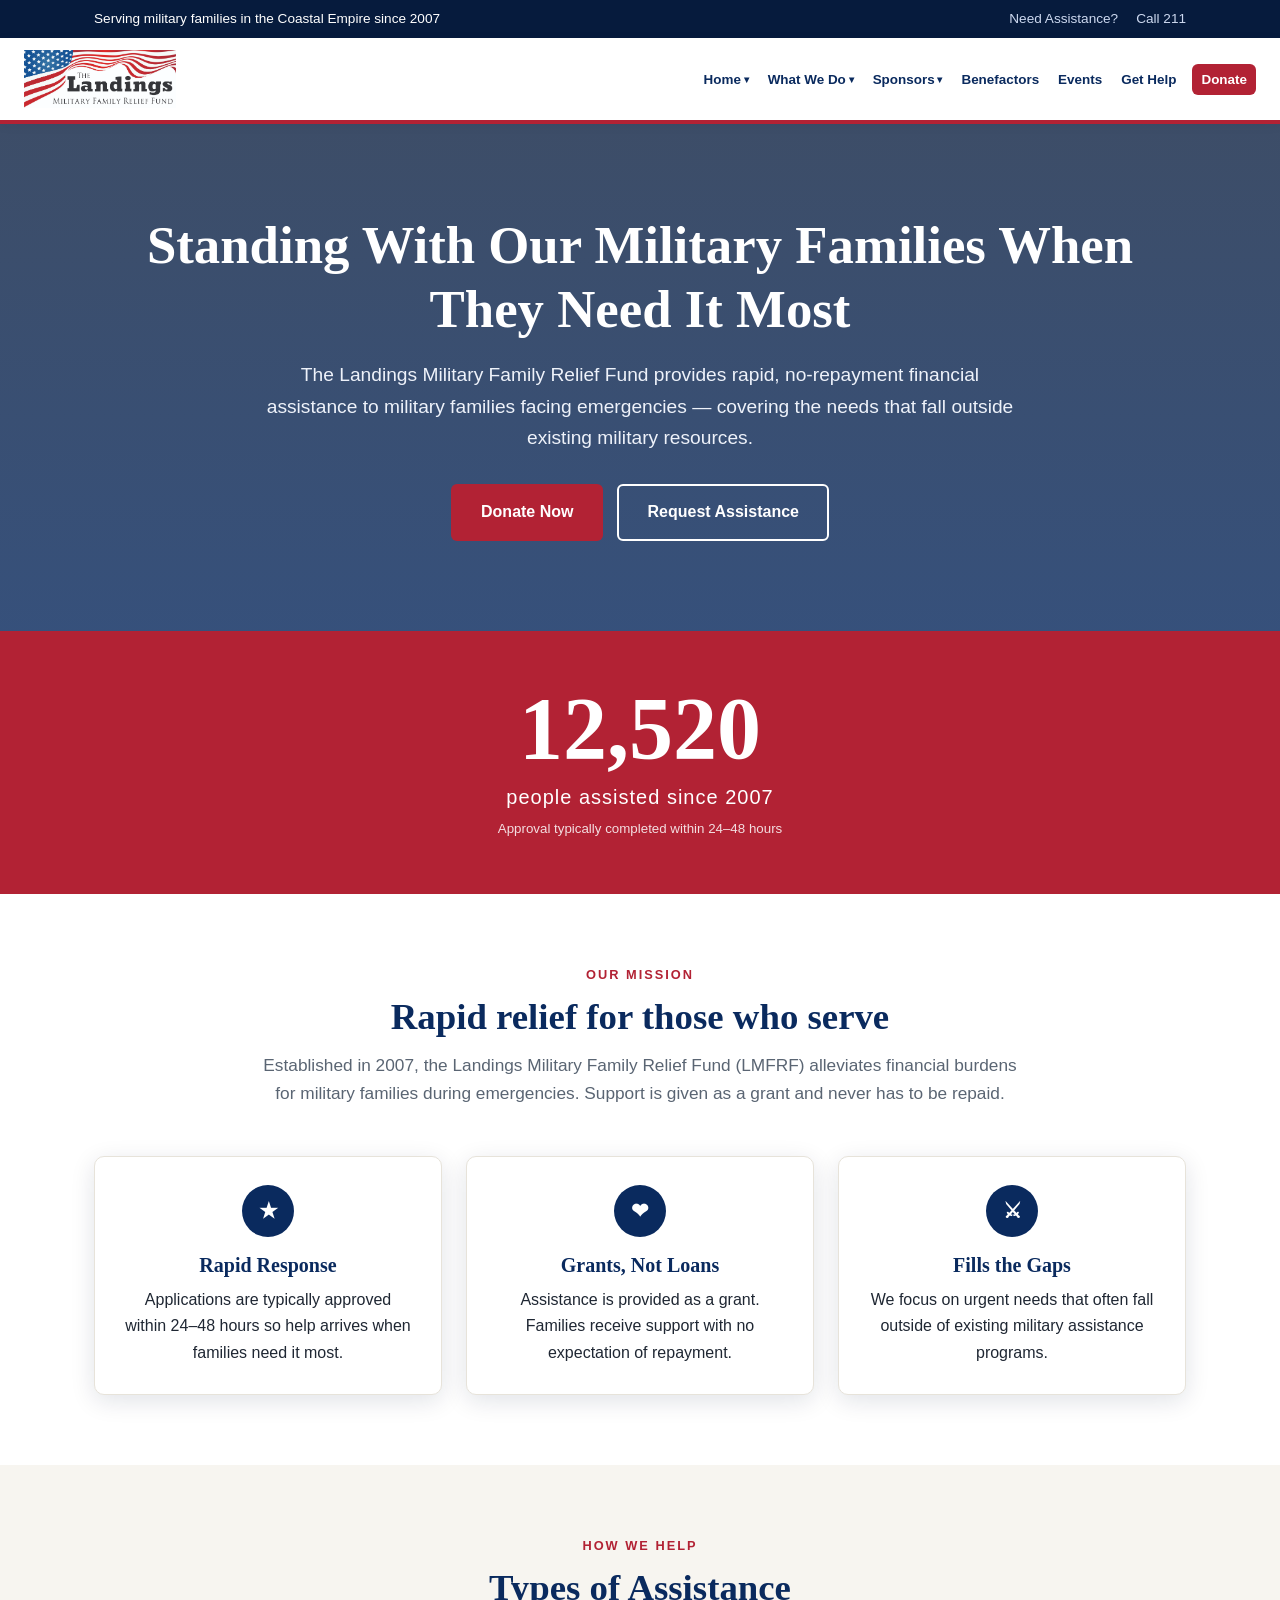
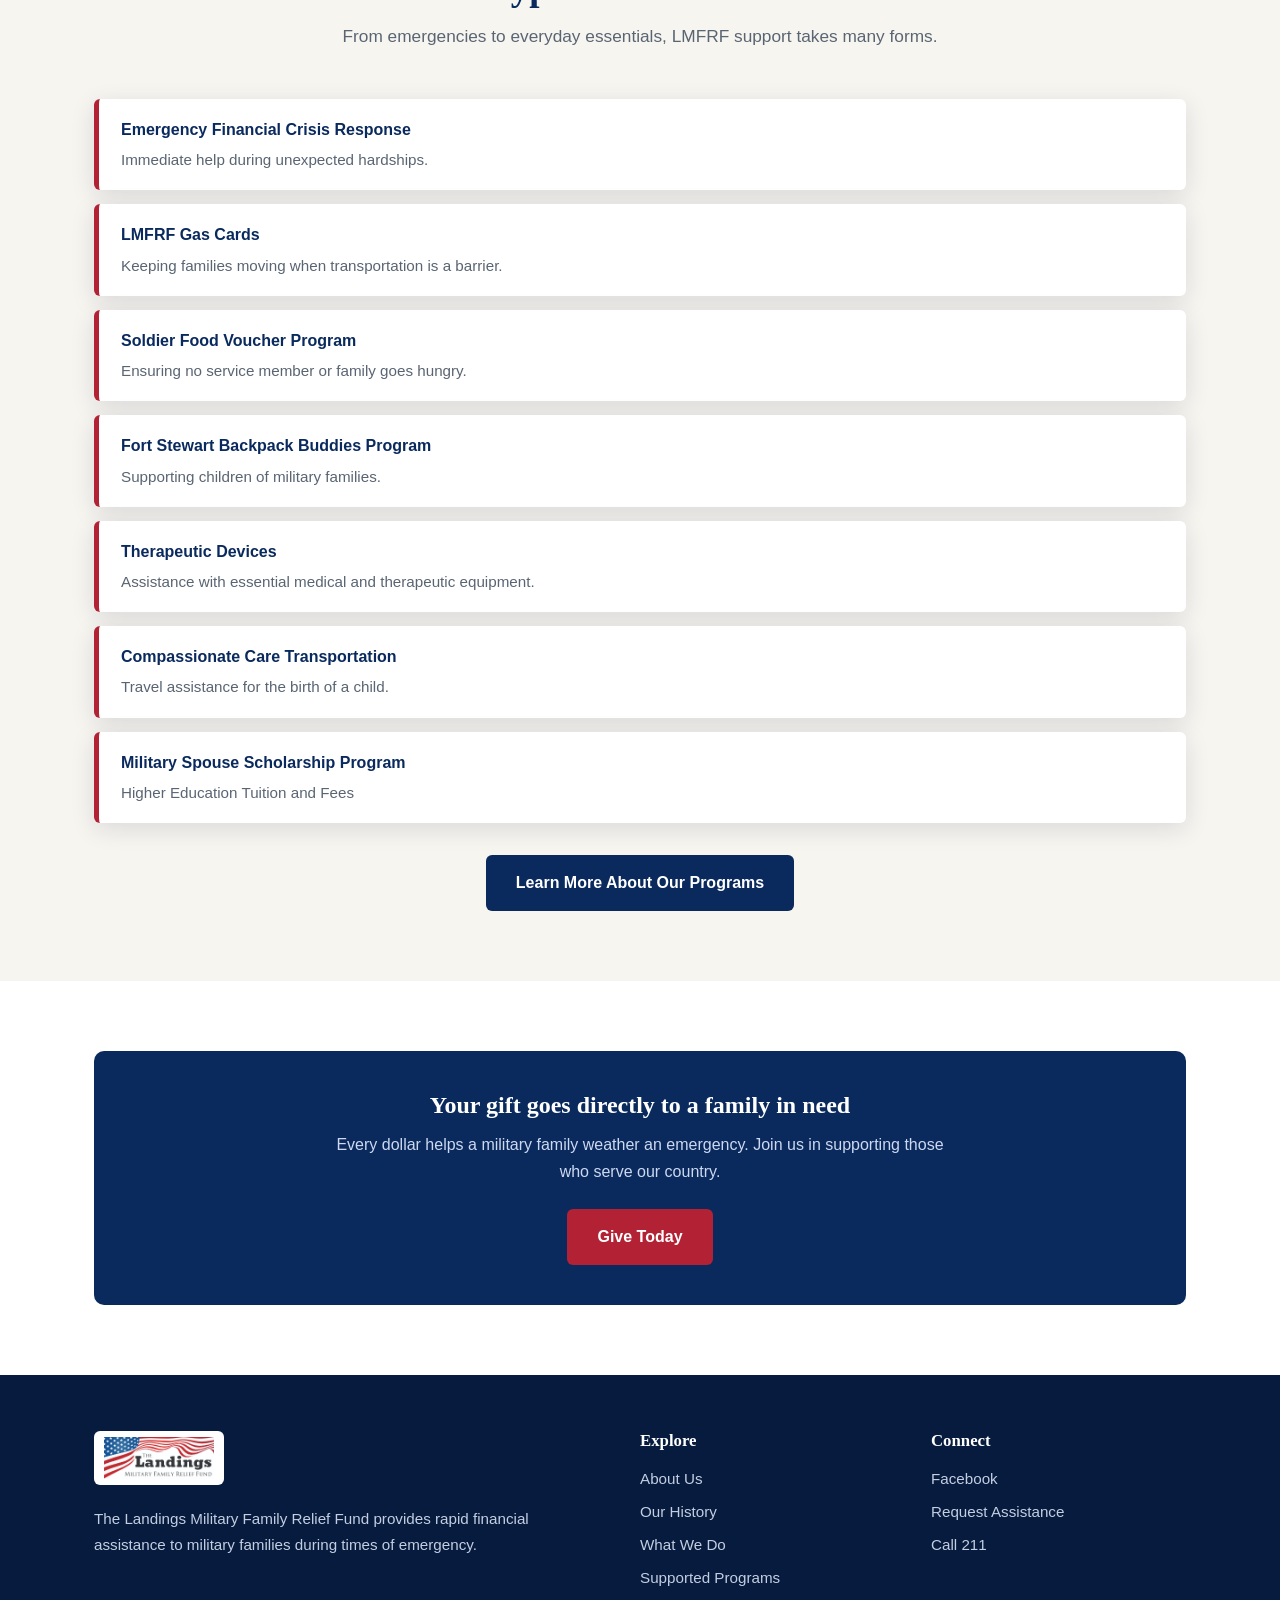
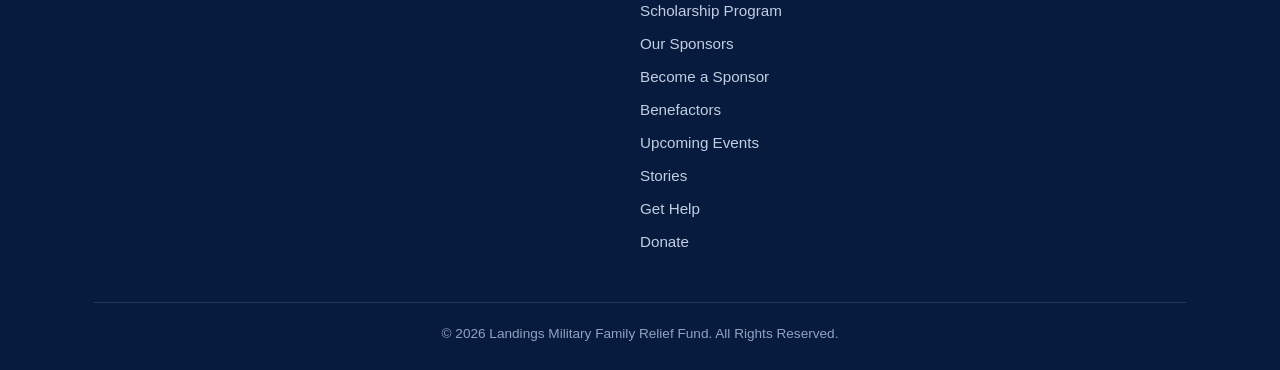
<file: index.html>
<!DOCTYPE html>
<html lang="en">
<head>
<meta charset="UTF-8">
<meta name="viewport" content="width=device-width, initial-scale=1">
<title>Landings Military Family Relief Fund | Savannah &amp; Fort Stewart</title>
<meta name="description" content="Rapid, no-repayment emergency financial assistance for military families at Fort Stewart, Hunter Army Airfield and across the Savannah area since 2007.">
<link rel="stylesheet" href="css/styles.css">
<link rel="canonical" href="https://lmfrf.org/">
<meta property="og:type" content="website">
<meta property="og:site_name" content="Landings Military Family Relief Fund">
<meta property="og:title" content="Landings Military Family Relief Fund | Savannah &amp; Fort Stewart">
<meta property="og:description" content="Rapid, no-repayment emergency financial assistance for military families at Fort Stewart, Hunter Army Airfield and across the Savannah area since 2007.">
<meta property="og:url" content="https://lmfrf.org/">
<meta property="og:image" content="https://lmfrf.org/og-image.jpg">
<meta property="og:image:width" content="1200">
<meta property="og:image:height" content="630">
<meta property="og:image:alt" content="Landings Military Family Relief Fund logo">
<meta name="twitter:card" content="summary_large_image">
<script type="application/ld+json">
{
  "@context": "https://schema.org",
  "@type": "NGO",
  "name": "Landings Military Family Relief Fund",
  "alternateName": "LMFRF",
  "url": "https://lmfrf.org/",
  "logo": "https://lmfrf.org/og-image.jpg",
  "foundingDate": "2007",
  "description": "Rapid, no-repayment emergency financial assistance for military families at Fort Stewart, Hunter Army Airfield and across the Savannah area.",
  "address": {
    "@type": "PostalAddress",
    "addressLocality": "Savannah",
    "addressRegion": "GA",
    "addressCountry": "US"
  },
  "areaServed": [
    {
      "@type": "Place",
      "name": "Fort Stewart, GA"
    },
    {
      "@type": "Place",
      "name": "Hunter Army Airfield, GA"
    },
    {
      "@type": "City",
      "name": "Savannah, GA"
    },
    {
      "@type": "Place",
      "name": "Coastal Empire, Georgia"
    }
  ],
  "email": "lmfrfstewarthunter31411@proton.me",
  "sameAs": [
    "https://www.facebook.com/lmfrf/"
  ],
  "knowsAbout": [
    "military family emergency assistance",
    "military spouse scholarships",
    "gas cards for soldiers",
    "soldier food vouchers"
  ],
  "potentialAction": {
    "@type": "DonateAction",
    "target": "https://lmfrf.org/donate.html",
    "recipient": {
      "@type": "NGO",
      "name": "Landings Military Family Relief Fund"
    }
  }
}
</script>
</head>
<body>

<!-- TOP BAR -->
<div class="topbar">
  <div class="container">
    <span>Serving military families in the Coastal Empire since 2007</span>
    <div class="topbar-links">
      <a href="apply.html">Need Assistance?</a>
      <a href="tel:211">Call 211</a>
    </div>
  </div>
</div>

<!-- HEADER -->
<header class="site-header">
  <div class="container">
    <a class="brand" href="index.html">
      <img src="assets/LMFRF_logo.jpg" alt="Landings Military Family Relief Fund logo">
    </a>
    <button class="nav-toggle" aria-label="Toggle menu" onclick="document.getElementById('nav').classList.toggle('open')">&#9776;</button>
    <nav class="main-nav" id="nav">
      <ul>
        <li class="has-dropdown">
          <a href="index.html">Home</a>
          <ul class="dropdown">
            <li><a href="about.html">About Us</a></li>
            <li><a href="history.html">History</a></li>
            <li><a href="what-we-do.html">What We Do</a></li>
            <li><a href="scholarships.html">Scholarships</a></li>
            <li><a href="sponsors.html">Sponsors</a></li>
            <li><a href="benefactors.html">Benefactors</a></li>
            <li><a href="events.html">Events</a></li>
            <li><a href="stories.html">Stories</a></li>
            <li><a href="apply.html">Get Help</a></li>
          </ul>
        </li>
        <li class="has-dropdown">
          <a href="what-we-do.html">What We Do</a>
          <ul class="dropdown">
            <li><a href="supported-programs.html">Programs</a></li>
            <li><a href="scholarships.html">Scholarships</a></li>
            <li><a href="stories.html">Stories</a></li>
          </ul>
        </li>
        <li class="has-dropdown">
          <a href="sponsors.html">Sponsors</a>
          <ul class="dropdown">
            <li><a href="sponsors.html">Current Sponsors</a></li>
            <li><a href="become-a-sponsor.html">Become a Sponsor</a></li>
          </ul>
        </li>
        <li><a href="benefactors.html">Benefactors</a></li>
        <li><a href="events.html">Events</a></li>
        <li><a href="apply.html">Get Help</a></li>
        <li><a href="donate.html" class="btn-donate">Donate</a></li>
      </ul>
    </nav>
  </div>
</header>

<!-- HERO -->
<section class="hero">
  <div class="container">
    <h1>Standing With Our Military Families When They Need It Most</h1>
    <p>The Landings Military Family Relief Fund provides rapid, no-repayment financial assistance to military families facing emergencies &mdash; covering the needs that fall outside existing military resources.</p>
    <div class="btn-row">
      <a href="donate.html" class="btn btn-primary">Donate Now</a>
      <a href="apply.html" class="btn btn-outline">Request Assistance</a>
    </div>
  </div>
</section>

<!-- STAT BAND -->
<section class="stat-band">
  <div class="num">12,520</div>
  <div class="label">people assisted since 2007</div>
  <small>Approval typically completed within 24&ndash;48 hours</small>
</section>

<!-- MISSION INTRO -->
<section class="block">
  <div class="container">
    <div class="section-head">
      <span class="eyebrow">Our Mission</span>
      <h2>Rapid relief for those who serve</h2>
      <p>Established in 2007, the Landings Military Family Relief Fund (LMFRF) alleviates financial burdens for military families during emergencies. Support is given as a grant and never has to be repaid.</p>
    </div>
    <div class="grid grid-3">
      <div class="card center">
        <div class="icon">&#9733;</div>
        <h3>Rapid Response</h3>
        <p>Applications are typically approved within 24&ndash;48 hours so help arrives when families need it most.</p>
      </div>
      <div class="card center">
        <div class="icon">&#10084;</div>
        <h3>Grants, Not Loans</h3>
        <p>Assistance is provided as a grant. Families receive support with no expectation of repayment.</p>
      </div>
      <div class="card center">
        <div class="icon">&#9876;</div>
        <h3>Fills the Gaps</h3>
        <p>We focus on urgent needs that often fall outside of existing military assistance programs.</p>
      </div>
    </div>
  </div>
</section>

<!-- WHAT WE DO PREVIEW -->
<section class="block alt">
  <div class="container">
    <div class="section-head">
      <span class="eyebrow">How We Help</span>
      <h2>Types of Assistance</h2>
      <p>From emergencies to everyday essentials, LMFRF support takes many forms.</p>
    </div>
    <ul class="assist-list">
      <li>Emergency Financial Crisis Response <span>Immediate help during unexpected hardships.</span></li>
      <li>LMFRF Gas Cards <span>Keeping families moving when transportation is a barrier.</span></li>
      <li>Soldier Food Voucher Program <span>Ensuring no service member or family goes hungry.</span></li>
      <li>Fort Stewart Backpack Buddies Program <span>Supporting children of military families.</span></li>
      <li>Therapeutic Devices <span>Assistance with essential medical and therapeutic equipment.</span></li>
      <li>Compassionate Care Transportation <span>Travel assistance for the birth of a child.</span></li>
      <li>Military Spouse Scholarship Program <span>Higher Education Tuition and Fees</span></li>
    </ul>
    <p style="text-align:center; margin-top:32px;"><a href="what-we-do.html" class="btn btn-secondary">Learn More About Our Programs</a></p>
  </div>
</section>

<!-- CTA -->
<section class="block">
  <div class="container">
    <div class="callout">
      <h2>Your gift goes directly to a family in need</h2>
      <p>Every dollar helps a military family weather an emergency. Join us in supporting those who serve our country.</p>
      <a href="donate.html" class="btn btn-primary">Give Today</a>
    </div>
  </div>
</section>

<!-- FOOTER -->
<footer class="site-footer">
  <div class="container">
    <div class="footer-grid">
      <div class="footer-brand">
        <img src="assets/LMFRF_logo.jpg" alt="LMFRF logo">
        <p>The Landings Military Family Relief Fund provides rapid financial assistance to military families during times of emergency.</p>
      </div>
      <div>
        <h4>Explore</h4>
        <ul>
          <li><a href="about.html">About Us</a></li>
          <li><a href="history.html">Our History</a></li>
          <li><a href="what-we-do.html">What We Do</a></li>
          <li><a href="supported-programs.html">Supported Programs</a></li>
          <li><a href="scholarships.html">Scholarship Program</a></li>
          <li><a href="sponsors.html">Our Sponsors</a></li>
          <li><a href="become-a-sponsor.html">Become a Sponsor</a></li>
          <li><a href="benefactors.html">Benefactors</a></li>
          <li><a href="events.html">Upcoming Events</a></li>
          <li><a href="stories.html">Stories</a></li>
          <li><a href="apply.html">Get Help</a></li>
          <li><a href="donate.html">Donate</a></li>
        </ul>
      </div>
      <div>
        <h4>Connect</h4>
        <ul>
          <li><a href="https://www.facebook.com/lmfrf/" target="_blank" rel="noopener">Facebook</a></li>
          <li><a href="apply.html">Request Assistance</a></li>
          <li><a href="tel:211">Call 211</a></li>
        </ul>
      </div>
    </div>
    <div class="footer-bottom">
      <p>&copy; 2026 Landings Military Family Relief Fund. All Rights Reserved.</p>
    </div>
  </div>
</footer>

</body>
</html>
</file>
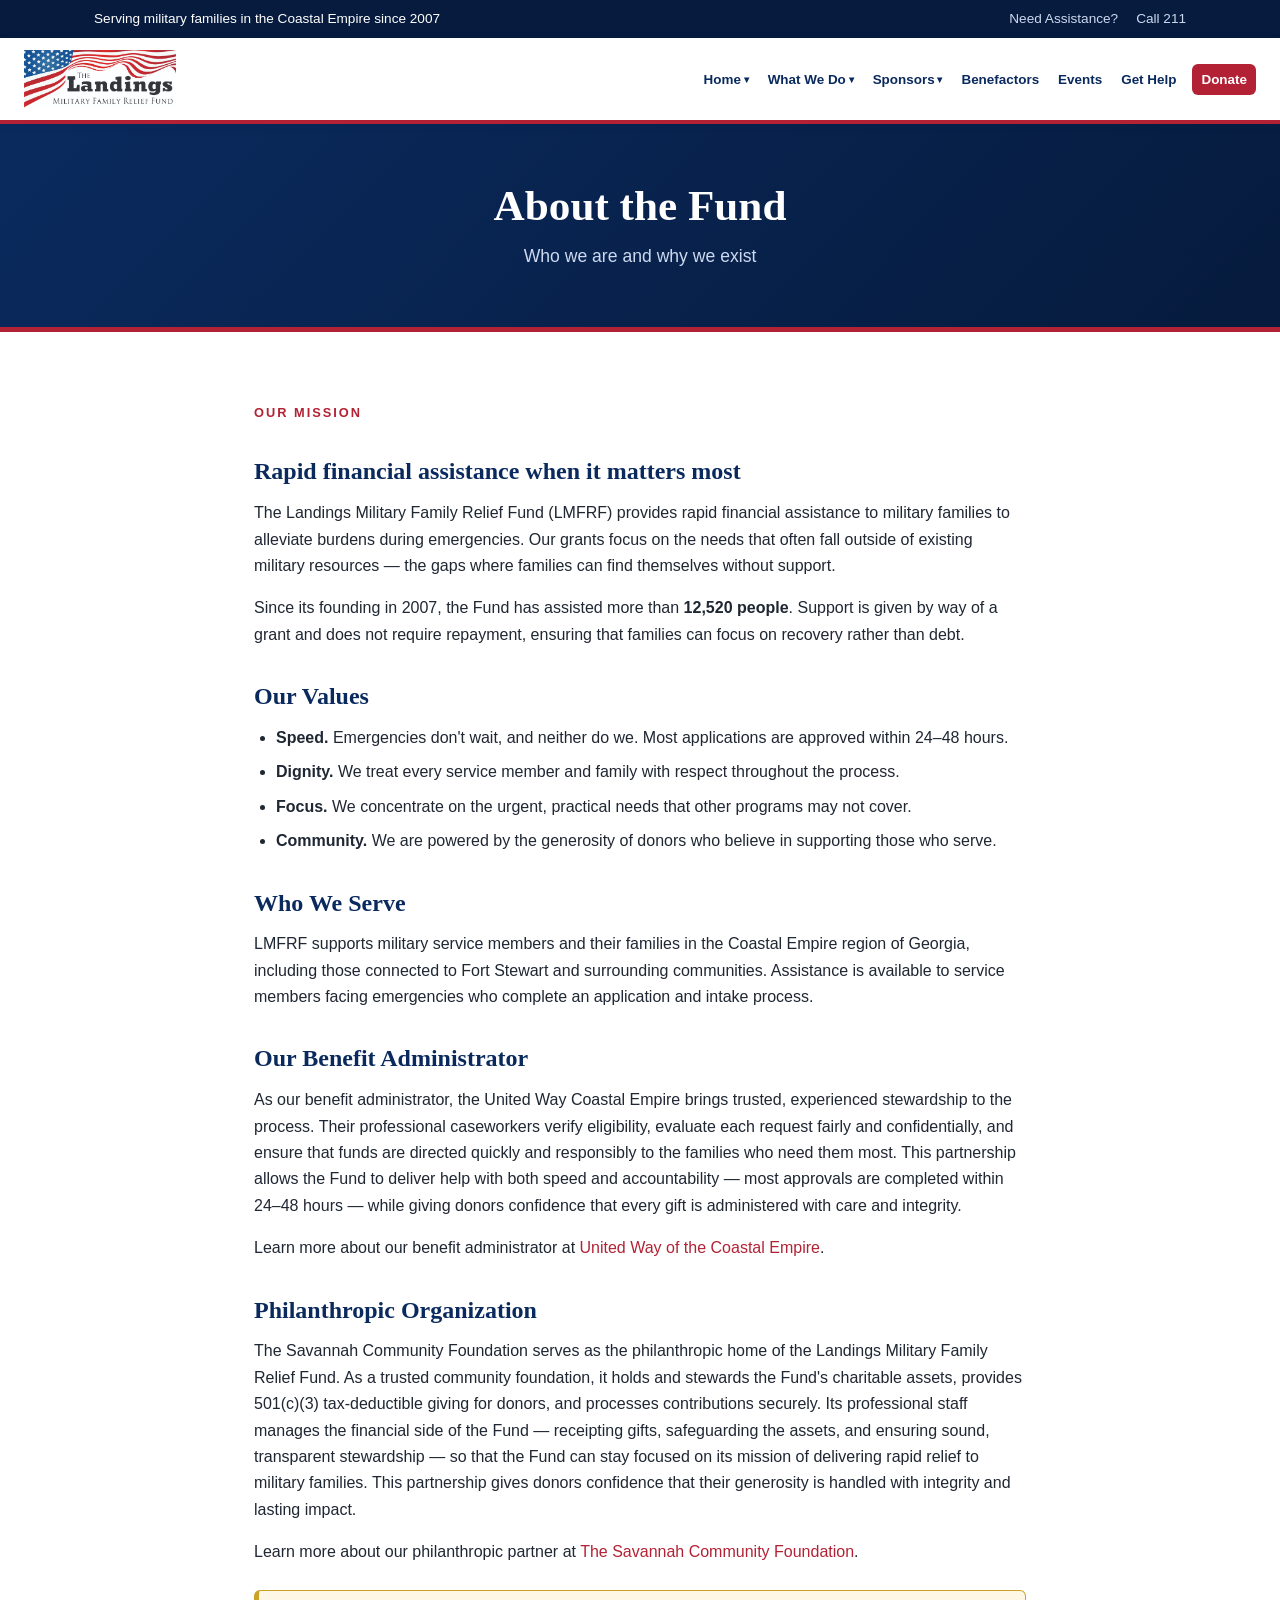
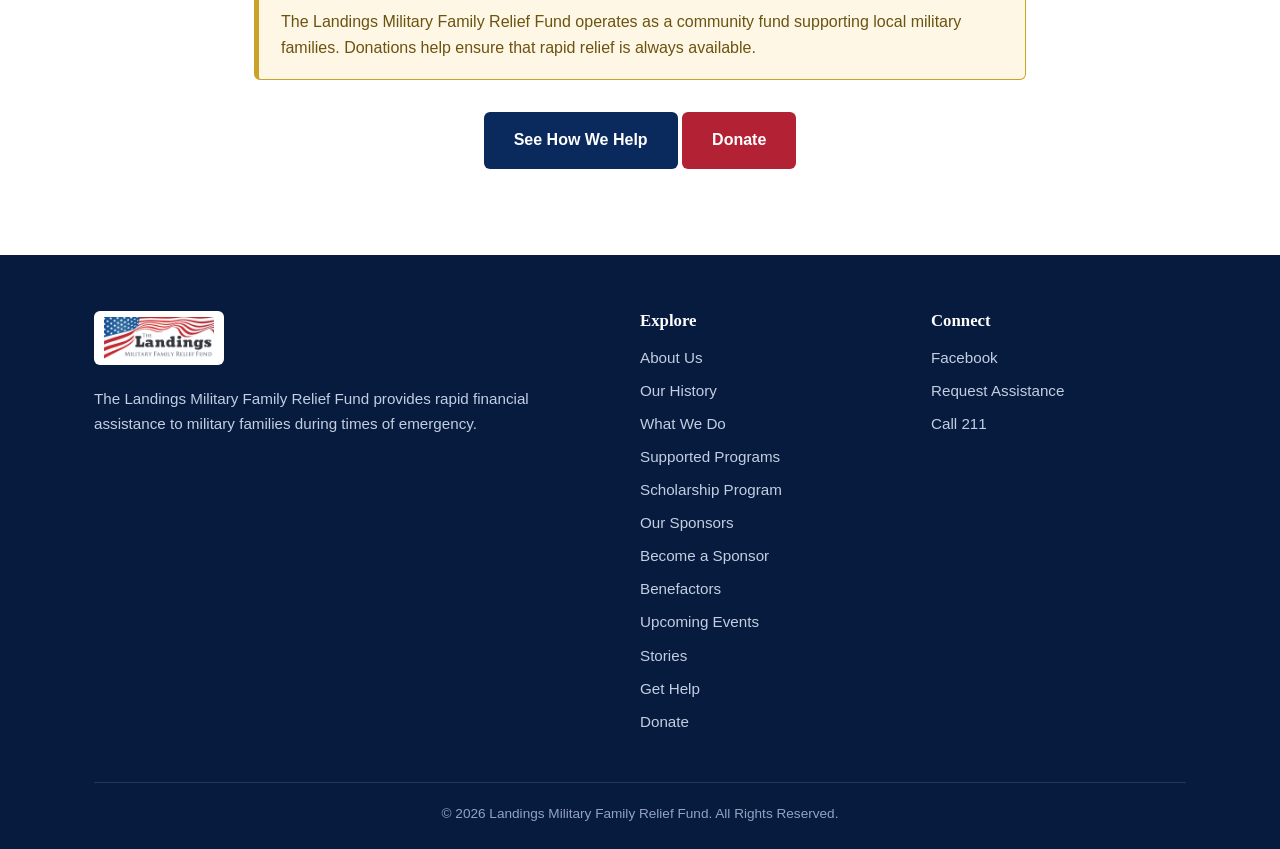
<file: about.html>
<!DOCTYPE html>
<html lang="en">
<head>
<meta charset="UTF-8">
<meta name="viewport" content="width=device-width, initial-scale=1">
<title>About Us | Savannah Military Relief Fund Serving Fort Stewart Families</title>
<meta name="description" content="Since 2007 the Fund has given grants, never loans, to more than 12,520 military family members at Fort Stewart and Hunter Army Airfield.">
<link rel="stylesheet" href="css/styles.css">
<link rel="canonical" href="https://lmfrf.org/about.html">
<meta property="og:type" content="website">
<meta property="og:site_name" content="Landings Military Family Relief Fund">
<meta property="og:title" content="About Us | Savannah Military Relief Fund Serving Fort Stewart Families">
<meta property="og:description" content="Since 2007 the Fund has given grants, never loans, to more than 12,520 military family members at Fort Stewart and Hunter Army Airfield.">
<meta property="og:url" content="https://lmfrf.org/about.html">
<meta property="og:image" content="https://lmfrf.org/og-image.jpg">
<meta property="og:image:width" content="1200">
<meta property="og:image:height" content="630">
<meta property="og:image:alt" content="Landings Military Family Relief Fund logo">
<meta name="twitter:card" content="summary_large_image">
</head>
<body>

<div class="topbar">
  <div class="container">
    <span>Serving military families in the Coastal Empire since 2007</span>
    <div class="topbar-links">
      <a href="apply.html">Need Assistance?</a>
      <a href="tel:211">Call 211</a>
    </div>
  </div>
</div>

<header class="site-header">
  <div class="container">
    <a class="brand" href="index.html"><img src="assets/LMFRF_logo.jpg" alt="Landings Military Family Relief Fund logo"></a>
    <button class="nav-toggle" aria-label="Toggle menu" onclick="document.getElementById('nav').classList.toggle('open')">&#9776;</button>
    <nav class="main-nav" id="nav">
      <ul>
        <li class="has-dropdown">
          <a href="index.html">Home</a>
          <ul class="dropdown">
            <li><a href="about.html">About Us</a></li>
            <li><a href="history.html">History</a></li>
            <li><a href="what-we-do.html">What We Do</a></li>
            <li><a href="scholarships.html">Scholarships</a></li>
            <li><a href="sponsors.html">Sponsors</a></li>
            <li><a href="benefactors.html">Benefactors</a></li>
            <li><a href="events.html">Events</a></li>
            <li><a href="stories.html">Stories</a></li>
            <li><a href="apply.html">Get Help</a></li>
          </ul>
        </li>
        <li class="has-dropdown">
          <a href="what-we-do.html">What We Do</a>
          <ul class="dropdown">
            <li><a href="supported-programs.html">Programs</a></li>
            <li><a href="scholarships.html">Scholarships</a></li>
            <li><a href="stories.html">Stories</a></li>
          </ul>
        </li>
        <li class="has-dropdown">
          <a href="sponsors.html">Sponsors</a>
          <ul class="dropdown">
            <li><a href="sponsors.html">Current Sponsors</a></li>
            <li><a href="become-a-sponsor.html">Become a Sponsor</a></li>
          </ul>
        </li>
        <li><a href="benefactors.html">Benefactors</a></li>
        <li><a href="events.html">Events</a></li>
        <li><a href="apply.html">Get Help</a></li>
        <li><a href="donate.html" class="btn-donate">Donate</a></li>
      </ul>
    </nav>
  </div>
</header>

<section class="page-banner">
  <div class="container">
    <h1>About the Fund</h1>
    <p>Who we are and why we exist</p>
  </div>
</section>

<section class="block">
  <div class="container prose">
    <span class="eyebrow">Our Mission</span>
    <h2>Rapid financial assistance when it matters most</h2>
    <p>The Landings Military Family Relief Fund (LMFRF) provides rapid financial assistance to military families to alleviate burdens during emergencies. Our grants focus on the needs that often fall outside of existing military resources &mdash; the gaps where families can find themselves without support.</p>
    <p>Since its founding in 2007, the Fund has assisted more than <strong>12,520 people</strong>. Support is given by way of a grant and does not require repayment, ensuring that families can focus on recovery rather than debt.</p>

    <h2>Our Values</h2>
    <ul>
      <li><strong>Speed.</strong> Emergencies don't wait, and neither do we. Most applications are approved within 24&ndash;48 hours.</li>
      <li><strong>Dignity.</strong> We treat every service member and family with respect throughout the process.</li>
      <li><strong>Focus.</strong> We concentrate on the urgent, practical needs that other programs may not cover.</li>
      <li><strong>Community.</strong> We are powered by the generosity of donors who believe in supporting those who serve.</li>
    </ul>

    <h2>Who We Serve</h2>
    <p>LMFRF supports military service members and their families in the Coastal Empire region of Georgia, including those connected to Fort Stewart and surrounding communities. Assistance is available to service members facing emergencies who complete an application and intake process.</p>

    <h2>Our Benefit Administrator</h2>
    <p>As our benefit administrator, the United Way Coastal Empire brings trusted, experienced stewardship to the process. Their professional caseworkers verify eligibility, evaluate each request fairly and confidentially, and ensure that funds are directed quickly and responsibly to the families who need them most. This partnership allows the Fund to deliver help with both speed and accountability &mdash; most approvals are completed within 24&ndash;48 hours &mdash; while giving donors confidence that every gift is administered with care and integrity.</p>
    <p>Learn more about our benefit administrator at <a href="https://uwce.org/" target="_blank" rel="noopener">United Way of the Coastal Empire</a>.</p>

    <h2>Philanthropic Organization</h2>
    <p>The Savannah Community Foundation serves as the philanthropic home of the Landings Military Family Relief Fund. As a trusted community foundation, it holds and stewards the Fund's charitable assets, provides 501(c)(3) tax-deductible giving for donors, and processes contributions securely. Its professional staff manages the financial side of the Fund &mdash; receipting gifts, safeguarding the assets, and ensuring sound, transparent stewardship &mdash; so that the Fund can stay focused on its mission of delivering rapid relief to military families. This partnership gives donors confidence that their generosity is handled with integrity and lasting impact.</p>
    <p>Learn more about our philanthropic partner at <a href="https://www.savfoundation.org/" target="_blank" rel="noopener">The Savannah Community Foundation</a>.</p>

    <div class="notice">
      The Landings Military Family Relief Fund operates as a community fund supporting local military families. Donations help ensure that rapid relief is always available.
    </div>

    <p style="text-align:center; margin-top:32px;">
      <a href="what-we-do.html" class="btn btn-secondary">See How We Help</a>
      <a href="donate.html" class="btn btn-primary">Donate</a>
    </p>
  </div>
</section>

<footer class="site-footer">
  <div class="container">
    <div class="footer-grid">
      <div class="footer-brand">
        <img src="assets/LMFRF_logo.jpg" alt="LMFRF logo">
        <p>The Landings Military Family Relief Fund provides rapid financial assistance to military families during times of emergency.</p>
      </div>
      <div>
        <h4>Explore</h4>
        <ul>
          <li><a href="about.html">About Us</a></li>
          <li><a href="history.html">Our History</a></li>
          <li><a href="what-we-do.html">What We Do</a></li>
          <li><a href="supported-programs.html">Supported Programs</a></li>
          <li><a href="scholarships.html">Scholarship Program</a></li>
          <li><a href="sponsors.html">Our Sponsors</a></li>
          <li><a href="become-a-sponsor.html">Become a Sponsor</a></li>
          <li><a href="benefactors.html">Benefactors</a></li>
          <li><a href="events.html">Upcoming Events</a></li>
          <li><a href="stories.html">Stories</a></li>
          <li><a href="apply.html">Get Help</a></li>
          <li><a href="donate.html">Donate</a></li>
        </ul>
      </div>
      <div>
        <h4>Connect</h4>
        <ul>
          <li><a href="https://www.facebook.com/lmfrf/" target="_blank" rel="noopener">Facebook</a></li>
          <li><a href="apply.html">Request Assistance</a></li>
          <li><a href="tel:211">Call 211</a></li>
        </ul>
      </div>
    </div>
    <div class="footer-bottom"><p>&copy; 2026 Landings Military Family Relief Fund. All Rights Reserved.</p></div>
  </div>
</footer>

</body>
</html>
</file>
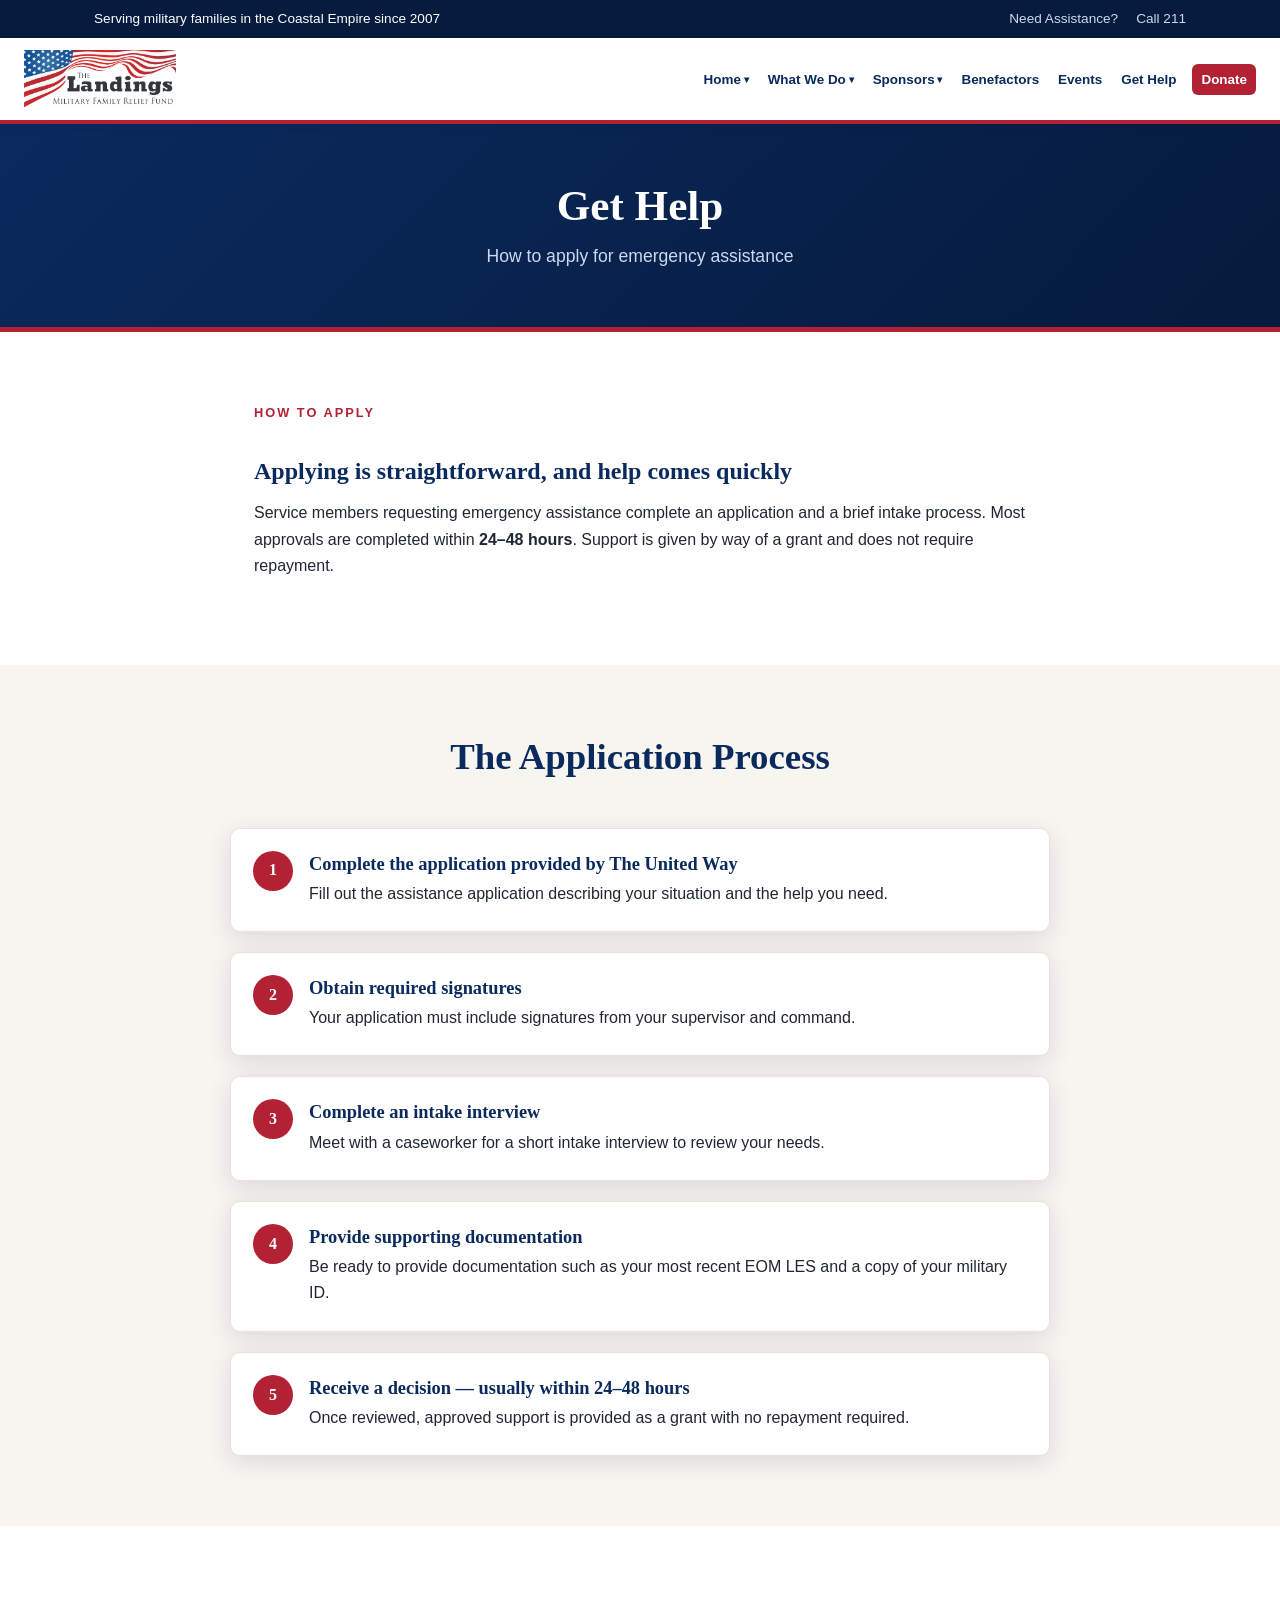
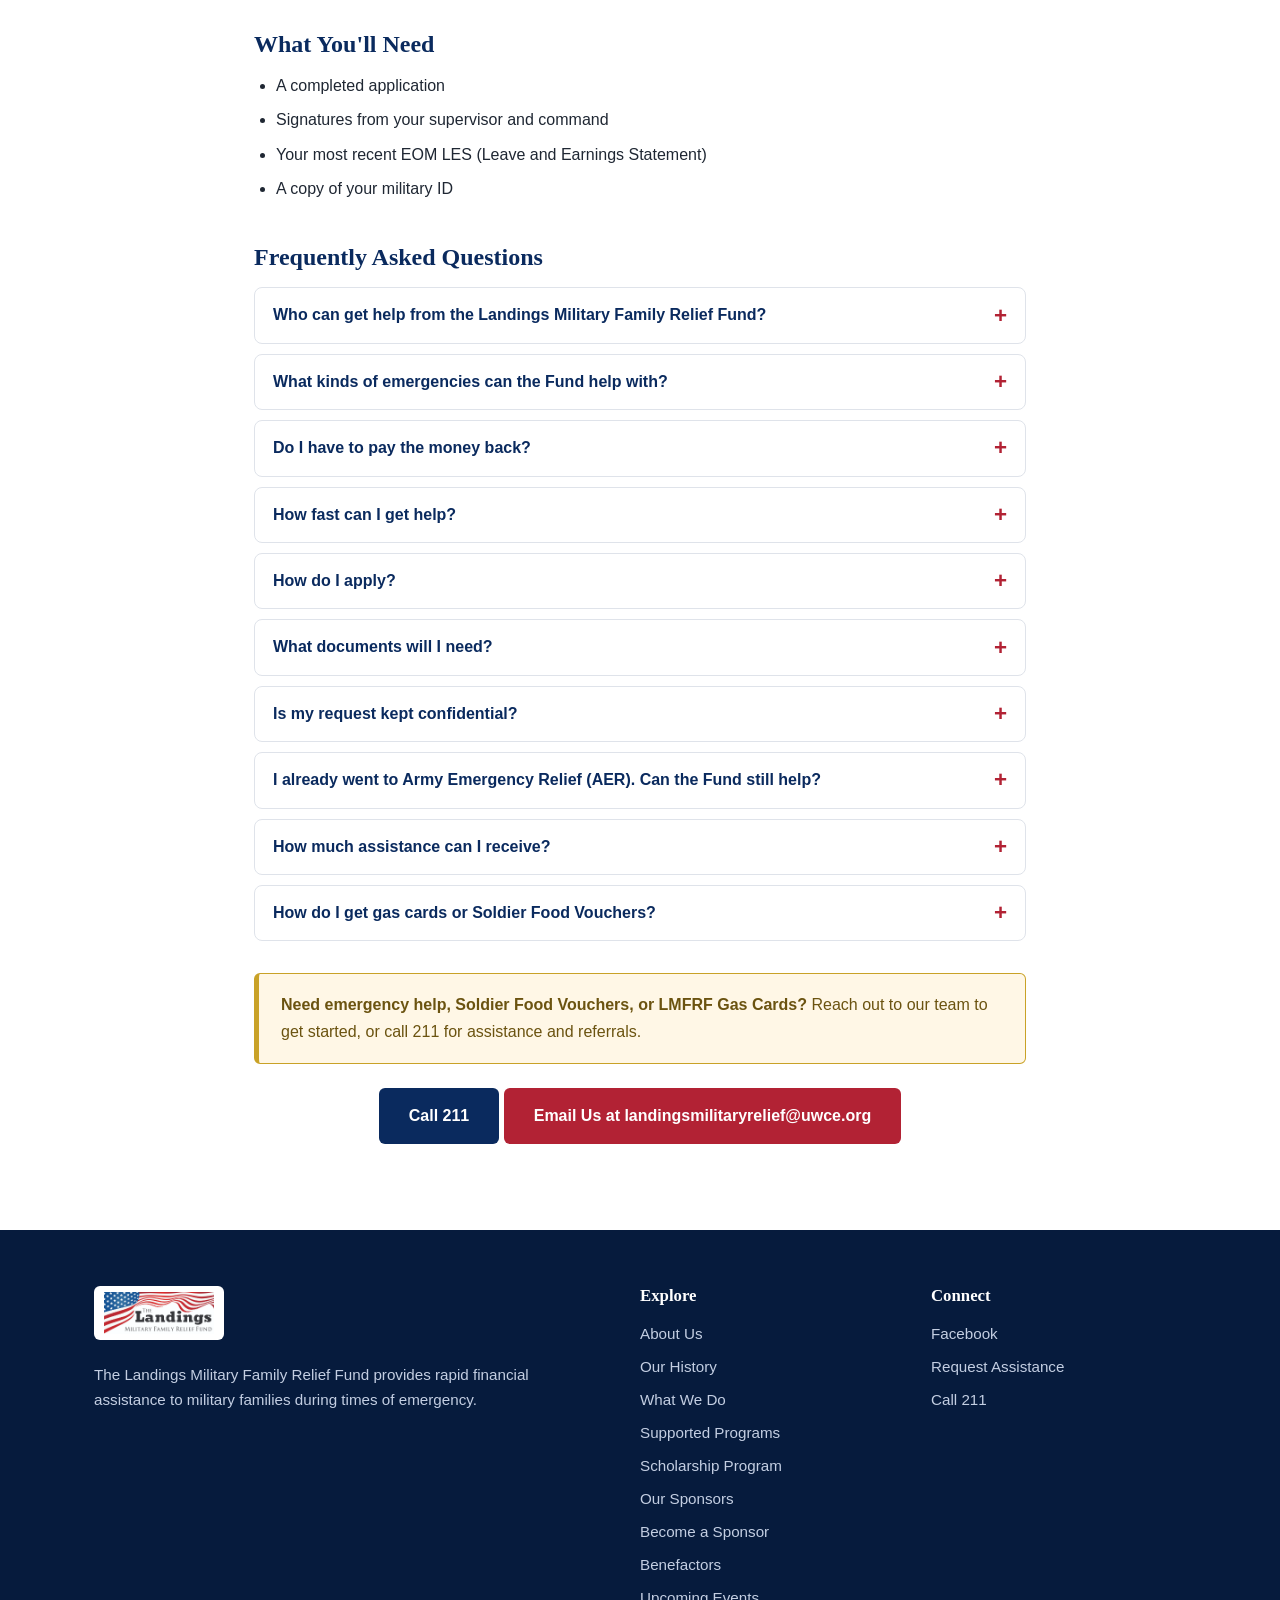
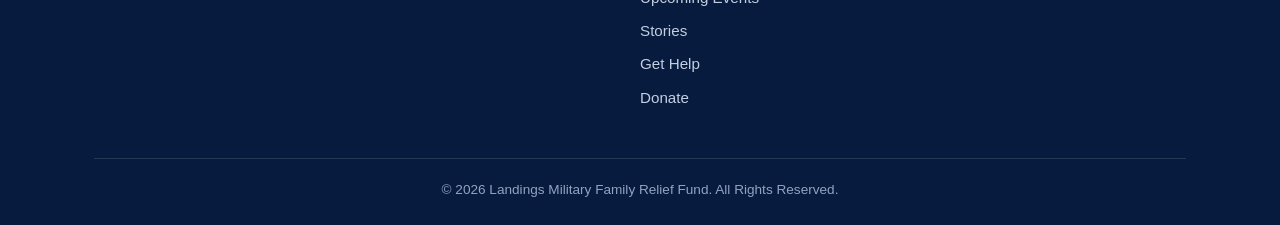
<file: apply.html>
<!DOCTYPE html>
<html lang="en">
<head>
<meta charset="UTF-8">
<meta name="viewport" content="width=device-width, initial-scale=1">
<title>Get Emergency Financial Help | Fort Stewart &amp; Hunter Army Airfield</title>
<meta name="description" content="How active duty service members apply for emergency financial assistance, food vouchers or gas cards. Grants, not loans. Most approvals within 24&ndash;48 hours.">
<link rel="stylesheet" href="css/styles.css">
<link rel="canonical" href="https://lmfrf.org/apply.html">
<meta property="og:type" content="website">
<meta property="og:site_name" content="Landings Military Family Relief Fund">
<meta property="og:title" content="Get Emergency Financial Help | Fort Stewart &amp; Hunter Army Airfield">
<meta property="og:description" content="How active duty service members apply for emergency financial assistance, food vouchers or gas cards. Grants, not loans. Most approvals within 24&ndash;48 hours.">
<meta property="og:url" content="https://lmfrf.org/apply.html">
<meta property="og:image" content="https://lmfrf.org/og-image.jpg">
<meta property="og:image:width" content="1200">
<meta property="og:image:height" content="630">
<meta property="og:image:alt" content="Landings Military Family Relief Fund logo">
<meta name="twitter:card" content="summary_large_image">
<style>
.faq-list { margin: 16px 0 32px; }
.faq { border: 1px solid #dfe3ea; border-radius: 8px; margin-bottom: 10px; background: #fff; }
.faq summary { cursor: pointer; padding: 14px 18px; font-weight: 700; color: var(--navy); list-style: none; position: relative; padding-right: 44px; }
.faq summary::-webkit-details-marker { display: none; }
.faq summary::after { content: "+"; position: absolute; right: 18px; top: 50%; transform: translateY(-50%); font-size: 1.4rem; color: var(--red); }
.faq[open] summary::after { content: "\2013"; }
.faq-a { padding: 0 18px 14px; }
.faq-a p { margin: 0; }
.faq-a ul { margin: 0 0 0 18px; }
</style>
<script type="application/ld+json">
{
  "@context": "https://schema.org",
  "@type": "FAQPage",
  "mainEntity": [
    {
      "@type": "Question",
      "name": "Who can get help from the Landings Military Family Relief Fund?",
      "acceptedAnswer": {
        "@type": "Answer",
        "text": "Active-duty service members and their families stationed at Fort Stewart and Hunter Army Airfield who are facing a financial emergency."
      }
    },
    {
      "@type": "Question",
      "name": "What kinds of emergencies can the Fund help with?",
      "acceptedAnswer": {
        "@type": "Answer",
        "text": "Sudden, unexpected hardships that fall outside other military assistance programs. Past help has covered rent, utilities, emergency travel to be with family, and travel for the birth of a child. The Fund also provides gas cards and Soldier Food Vouchers."
      }
    },
    {
      "@type": "Question",
      "name": "Do I have to pay the money back?",
      "acceptedAnswer": {
        "@type": "Answer",
        "text": "No. Assistance is given as a grant, and it never has to be repaid."
      }
    },
    {
      "@type": "Question",
      "name": "How fast can I get help?",
      "acceptedAnswer": {
        "@type": "Answer",
        "text": "Most applications are approved within 24 to 48 hours of a complete application."
      }
    },
    {
      "@type": "Question",
      "name": "How do I apply?",
      "acceptedAnswer": {
        "@type": "Answer",
        "text": "Complete the application provided by the United Way of the Coastal Empire, which reviews every request for the Fund. You'll get the signatures you need, complete a short intake interview with a caseworker, and provide your documents. Call <a href=\"tel:211\">211</a> or email <a href=\"mailto:landingsmilitaryrelief@uwce.org\">landingsmilitaryrelief@uwce.org</a> to get started."
      }
    },
    {
      "@type": "Question",
      "name": "What documents will I need?",
      "acceptedAnswer": {
        "@type": "Answer",
        "text": "<ul><li>A completed application, provided by The United Way</li><li>Signatures from your supervisor and command</li><li>Your most recent end-of-month LES (Leave and Earnings Statement)</li><li>A copy of your military ID</li></ul>"
      }
    },
    {
      "@type": "Question",
      "name": "Is my request kept confidential?",
      "acceptedAnswer": {
        "@type": "Answer",
        "text": "Yes. United Way caseworkers review each request fairly and confidentially. The process does require the service member to go through their Chain of Command to receive assistance."
      }
    },
    {
      "@type": "Question",
      "name": "I already went to Army Emergency Relief (AER). Can the Fund still help?",
      "acceptedAnswer": {
        "@type": "Answer",
        "text": "Yes. The Fund focuses on urgent needs that existing military programs don't cover, so families who don't qualify for other aid, or who need more than it provides, are encouraged to apply."
      }
    },
    {
      "@type": "Question",
      "name": "How much assistance can I receive?",
      "acceptedAnswer": {
        "@type": "Answer",
        "text": "Each request is reviewed individually based on the need."
      }
    },
    {
      "@type": "Question",
      "name": "How do I get gas cards or Soldier Food Vouchers?",
      "acceptedAnswer": {
        "@type": "Answer",
        "text": "Call <a href=\"tel:211\">211</a> or email the United Way team at <a href=\"mailto:landingsmilitaryrelief@uwce.org\">landingsmilitaryrelief@uwce.org</a>, and they'll walk you through the process."
      }
    }
  ]
}
</script>
</head>
<body>

<div class="topbar">
  <div class="container">
    <span>Serving military families in the Coastal Empire since 2007</span>
    <div class="topbar-links">
      <a href="apply.html">Need Assistance?</a>
      <a href="tel:211">Call 211</a>
    </div>
  </div>
</div>

<header class="site-header">
  <div class="container">
    <a class="brand" href="index.html"><img src="assets/LMFRF_logo.jpg" alt="Landings Military Family Relief Fund logo"></a>
    <button class="nav-toggle" aria-label="Toggle menu" onclick="document.getElementById('nav').classList.toggle('open')">&#9776;</button>
    <nav class="main-nav" id="nav">
      <ul>
        <li class="has-dropdown">
          <a href="index.html">Home</a>
          <ul class="dropdown">
            <li><a href="about.html">About Us</a></li>
            <li><a href="history.html">History</a></li>
            <li><a href="what-we-do.html">What We Do</a></li>
            <li><a href="scholarships.html">Scholarships</a></li>
            <li><a href="sponsors.html">Sponsors</a></li>
            <li><a href="benefactors.html">Benefactors</a></li>
            <li><a href="events.html">Events</a></li>
            <li><a href="stories.html">Stories</a></li>
            <li><a href="apply.html">Get Help</a></li>
          </ul>
        </li>
        <li class="has-dropdown">
          <a href="what-we-do.html">What We Do</a>
          <ul class="dropdown">
            <li><a href="supported-programs.html">Programs</a></li>
            <li><a href="scholarships.html">Scholarships</a></li>
            <li><a href="stories.html">Stories</a></li>
          </ul>
        </li>
        <li class="has-dropdown">
          <a href="sponsors.html">Sponsors</a>
          <ul class="dropdown">
            <li><a href="sponsors.html">Current Sponsors</a></li>
            <li><a href="become-a-sponsor.html">Become a Sponsor</a></li>
          </ul>
        </li>
        <li><a href="benefactors.html">Benefactors</a></li>
        <li><a href="events.html">Events</a></li>
        <li><a href="apply.html">Get Help</a></li>
        <li><a href="donate.html" class="btn-donate">Donate</a></li>
      </ul>
    </nav>
  </div>
</header>

<section class="page-banner">
  <div class="container">
    <h1>Get Help</h1>
    <p>How to apply for emergency assistance</p>
  </div>
</section>

<section class="block">
  <div class="container prose">
    <span class="eyebrow">How to Apply</span>
    <h2>Applying is straightforward, and help comes quickly</h2>
    <p>Service members requesting emergency assistance complete an application and a brief intake process. Most approvals are completed within <strong>24&ndash;48 hours</strong>. Support is given by way of a grant and does not require repayment.</p>
  </div>
</section>

<section class="block alt">
  <div class="container">
    <div class="section-head">
      <h2>The Application Process</h2>
    </div>
    <ol class="steps" style="max-width:820px; margin:0 auto;">
      <li>
        <h3>Complete the application provided by The United Way</h3>
        <p>Fill out the assistance application describing your situation and the help you need.</p>
      </li>
      <li>
        <h3>Obtain required signatures</h3>
        <p>Your application must include signatures from your supervisor and command.</p>
      </li>
      <li>
        <h3>Complete an intake interview</h3>
        <p>Meet with a caseworker for a short intake interview to review your needs.</p>
      </li>
      <li>
        <h3>Provide supporting documentation</h3>
        <p>Be ready to provide documentation such as your most recent EOM LES and a copy of your military ID.</p>
      </li>
      <li>
        <h3>Receive a decision &mdash; usually within 24&ndash;48 hours</h3>
        <p>Once reviewed, approved support is provided as a grant with no repayment required.</p>
      </li>
    </ol>
  </div>
</section>

<section class="block">
  <div class="container prose">
    <h2>What You'll Need</h2>
    <ul>
      <li>A completed application</li>
      <li>Signatures from your supervisor and command</li>
      <li>Your most recent EOM LES (Leave and Earnings Statement)</li>
      <li>A copy of your military ID</li>
    </ul>

    <h2 id="faq" style="margin-top:40px;">Frequently Asked Questions</h2>
    <div class="faq-list">
      <details class="faq">
        <summary>Who can get help from the Landings Military Family Relief Fund?</summary>
        <div class="faq-a"><p>Active-duty service members and their families stationed at Fort Stewart and Hunter Army Airfield who are facing a financial emergency.</p></div>
      </details>
      <details class="faq">
        <summary>What kinds of emergencies can the Fund help with?</summary>
        <div class="faq-a"><p>Sudden, unexpected hardships that fall outside other military assistance programs. Past help has covered rent, utilities, emergency travel to be with family, and travel for the birth of a child. The Fund also provides gas cards and Soldier Food Vouchers.</p></div>
      </details>
      <details class="faq">
        <summary>Do I have to pay the money back?</summary>
        <div class="faq-a"><p>No. Assistance is given as a grant, and it never has to be repaid.</p></div>
      </details>
      <details class="faq">
        <summary>How fast can I get help?</summary>
        <div class="faq-a"><p>Most applications are approved within 24 to 48 hours of a complete application.</p></div>
      </details>
      <details class="faq">
        <summary>How do I apply?</summary>
        <div class="faq-a"><p>Complete the application provided by the United Way of the Coastal Empire, which reviews every request for the Fund. You'll get the signatures you need, complete a short intake interview with a caseworker, and provide your documents. Call <a href="tel:211">211</a> or email <a href="mailto:landingsmilitaryrelief@uwce.org">landingsmilitaryrelief@uwce.org</a> to get started.</p></div>
      </details>
      <details class="faq">
        <summary>What documents will I need?</summary>
        <div class="faq-a"><ul><li>A completed application, provided by The United Way</li><li>Signatures from your supervisor and command</li><li>Your most recent end-of-month LES (Leave and Earnings Statement)</li><li>A copy of your military ID</li></ul></div>
      </details>
      <details class="faq">
        <summary>Is my request kept confidential?</summary>
        <div class="faq-a"><p>Yes. United Way caseworkers review each request fairly and confidentially. The process does require the service member to go through their Chain of Command to receive assistance.</p></div>
      </details>
      <details class="faq">
        <summary>I already went to Army Emergency Relief (AER). Can the Fund still help?</summary>
        <div class="faq-a"><p>Yes. The Fund focuses on urgent needs that existing military programs don't cover, so families who don't qualify for other aid, or who need more than it provides, are encouraged to apply.</p></div>
      </details>
      <details class="faq">
        <summary>How much assistance can I receive?</summary>
        <div class="faq-a"><p>Each request is reviewed individually based on the need.</p></div>
      </details>
      <details class="faq">
        <summary>How do I get gas cards or Soldier Food Vouchers?</summary>
        <div class="faq-a"><p>Call <a href="tel:211">211</a> or email the United Way team at <a href="mailto:landingsmilitaryrelief@uwce.org">landingsmilitaryrelief@uwce.org</a>, and they'll walk you through the process.</p></div>
      </details>
    </div>

    <div class="notice">
      <strong>Need emergency help, Soldier Food Vouchers, or LMFRF Gas Cards?</strong> Reach out to our team to get started, or call 211 for assistance and referrals.
    </div>

    <p style="text-align:center; margin-top:24px;">
      <a href="tel:211" class="btn btn-secondary">Call 211</a>
      <a href="mailto:landingsmilitaryrelief@uwce.org" class="btn btn-primary">Email Us at landingsmilitaryrelief@uwce.org</a>
    </p>
  </div>
</section>

<footer class="site-footer">
  <div class="container">
    <div class="footer-grid">
      <div class="footer-brand">
        <img src="assets/LMFRF_logo.jpg" alt="LMFRF logo">
        <p>The Landings Military Family Relief Fund provides rapid financial assistance to military families during times of emergency.</p>
      </div>
      <div>
        <h4>Explore</h4>
        <ul>
          <li><a href="about.html">About Us</a></li>
          <li><a href="history.html">Our History</a></li>
          <li><a href="what-we-do.html">What We Do</a></li>
          <li><a href="supported-programs.html">Supported Programs</a></li>
          <li><a href="scholarships.html">Scholarship Program</a></li>
          <li><a href="sponsors.html">Our Sponsors</a></li>
          <li><a href="become-a-sponsor.html">Become a Sponsor</a></li>
          <li><a href="benefactors.html">Benefactors</a></li>
          <li><a href="events.html">Upcoming Events</a></li>
          <li><a href="stories.html">Stories</a></li>
          <li><a href="apply.html">Get Help</a></li>
          <li><a href="donate.html">Donate</a></li>
        </ul>
      </div>
      <div>
        <h4>Connect</h4>
        <ul>
          <li><a href="https://www.facebook.com/lmfrf/" target="_blank" rel="noopener">Facebook</a></li>
          <li><a href="apply.html">Request Assistance</a></li>
          <li><a href="tel:211">Call 211</a></li>
        </ul>
      </div>
    </div>
    <div class="footer-bottom"><p>&copy; 2026 Landings Military Family Relief Fund. All Rights Reserved.</p></div>
  </div>
</footer>

</body>
</html>
</file>
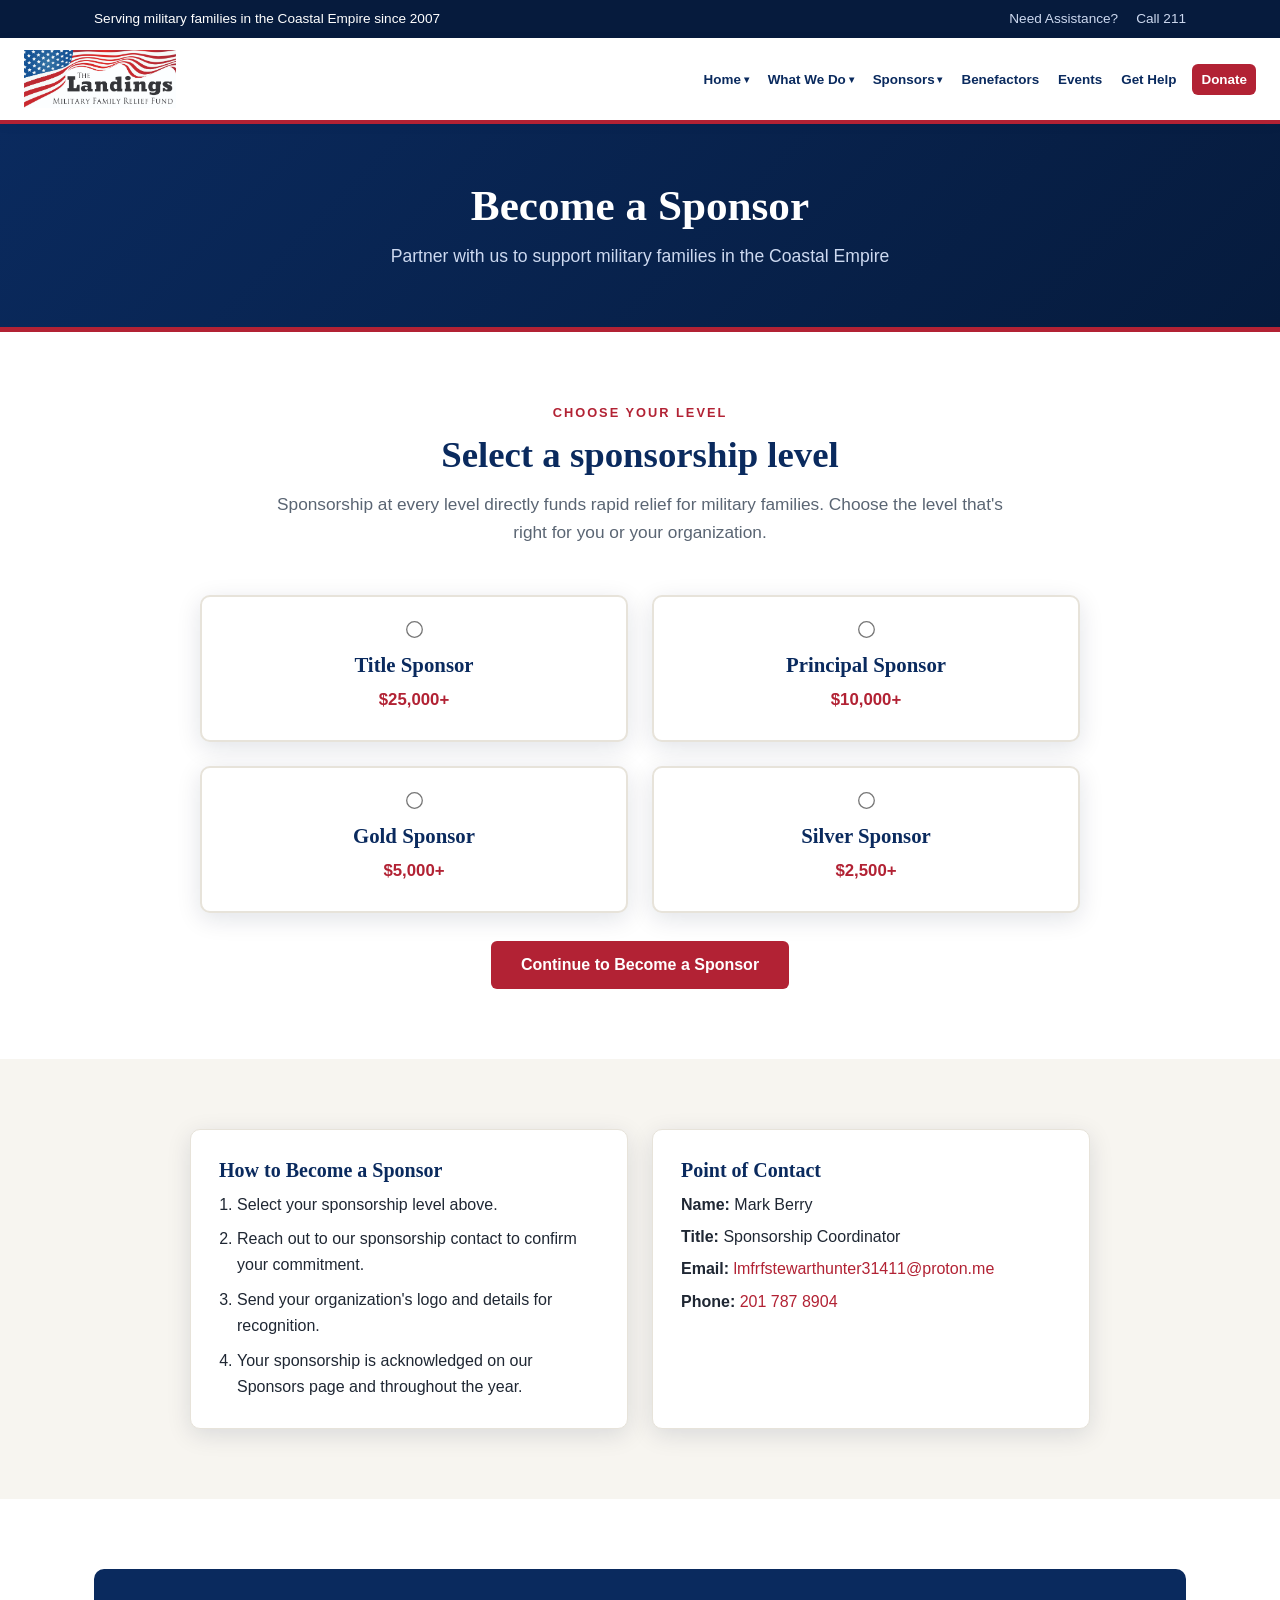
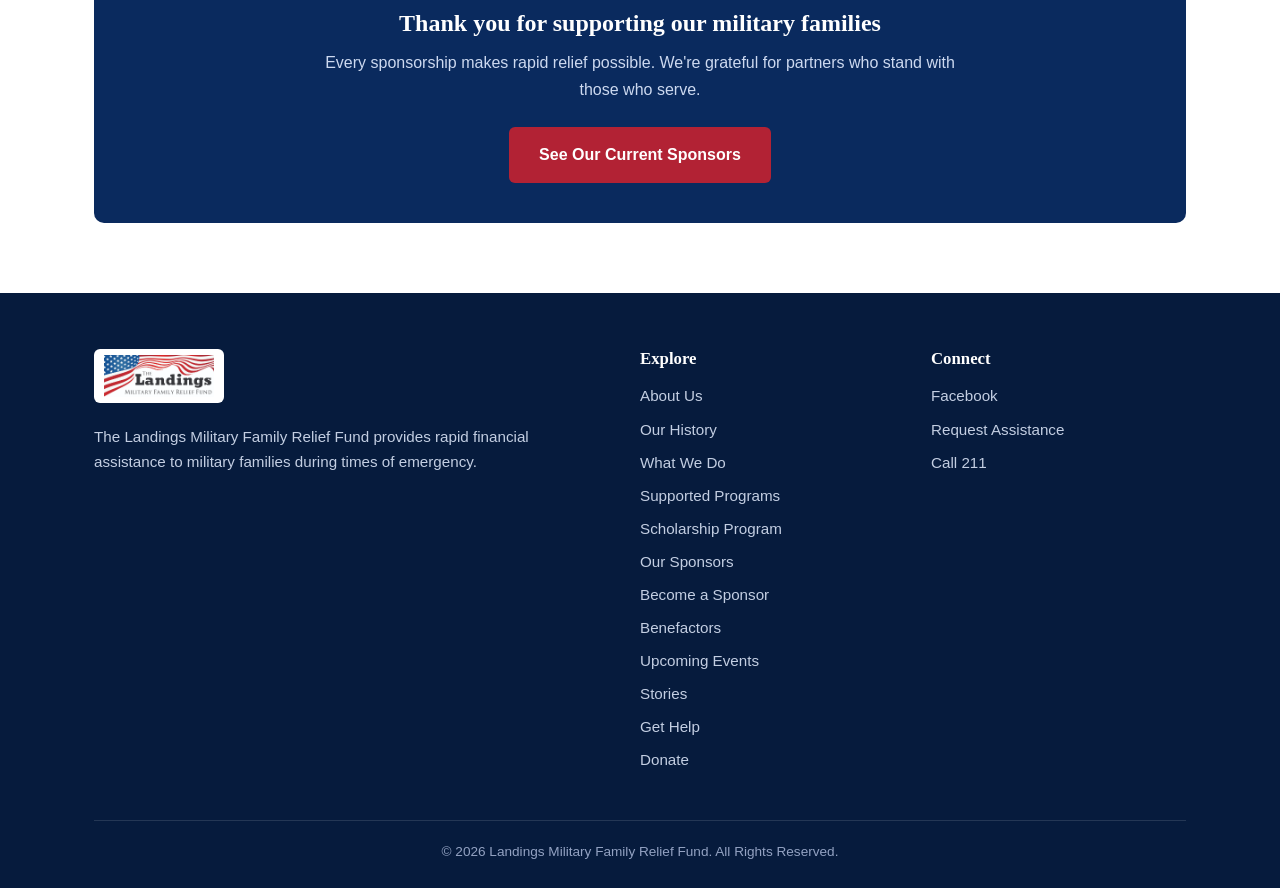
<file: become-a-sponsor.html>
<!DOCTYPE html>
<html lang="en">
<head>
<meta charset="UTF-8">
<meta name="viewport" content="width=device-width, initial-scale=1">
<title>Become a Sponsor | Support Fort Stewart Military Families | LMFRF</title>
<meta name="description" content="Sponsor the Fund at the Title, Principal, Gold or Silver level and help military families at Fort Stewart and Hunter Army Airfield.">
<link rel="stylesheet" href="css/styles.css">
<link rel="canonical" href="https://lmfrf.org/become-a-sponsor.html">
<meta property="og:type" content="website">
<meta property="og:site_name" content="Landings Military Family Relief Fund">
<meta property="og:title" content="Become a Sponsor | Support Fort Stewart Military Families | LMFRF">
<meta property="og:description" content="Sponsor the Fund at the Title, Principal, Gold or Silver level and help military families at Fort Stewart and Hunter Army Airfield.">
<meta property="og:url" content="https://lmfrf.org/become-a-sponsor.html">
<meta property="og:image" content="https://lmfrf.org/og-image.jpg">
<meta property="og:image:width" content="1200">
<meta property="og:image:height" content="630">
<meta property="og:image:alt" content="Landings Military Family Relief Fund logo">
<meta name="twitter:card" content="summary_large_image">
</head>
<body>

<div class="topbar">
  <div class="container">
    <span>Serving military families in the Coastal Empire since 2007</span>
    <div class="topbar-links">
      <a href="apply.html">Need Assistance?</a>
      <a href="tel:211">Call 211</a>
    </div>
  </div>
</div>

<header class="site-header">
  <div class="container">
    <a class="brand" href="index.html"><img src="assets/LMFRF_logo.jpg" alt="Landings Military Family Relief Fund logo"></a>
    <button class="nav-toggle" aria-label="Toggle menu" onclick="document.getElementById('nav').classList.toggle('open')">&#9776;</button>
    <nav class="main-nav" id="nav">
      <ul>
        <li class="has-dropdown">
          <a href="index.html">Home</a>
          <ul class="dropdown">
            <li><a href="about.html">About Us</a></li>
            <li><a href="history.html">History</a></li>
            <li><a href="what-we-do.html">What We Do</a></li>
            <li><a href="scholarships.html">Scholarships</a></li>
            <li><a href="sponsors.html">Sponsors</a></li>
            <li><a href="benefactors.html">Benefactors</a></li>
            <li><a href="events.html">Events</a></li>
            <li><a href="stories.html">Stories</a></li>
            <li><a href="apply.html">Get Help</a></li>
          </ul>
        </li>
        <li class="has-dropdown">
          <a href="what-we-do.html">What We Do</a>
          <ul class="dropdown">
            <li><a href="supported-programs.html">Programs</a></li>
            <li><a href="scholarships.html">Scholarships</a></li>
            <li><a href="stories.html">Stories</a></li>
          </ul>
        </li>
        <li class="has-dropdown">
          <a href="sponsors.html">Sponsors</a>
          <ul class="dropdown">
            <li><a href="sponsors.html">Current Sponsors</a></li>
            <li><a href="become-a-sponsor.html">Become a Sponsor</a></li>
          </ul>
        </li>
        <li><a href="benefactors.html">Benefactors</a></li>
        <li><a href="events.html">Events</a></li>
        <li><a href="apply.html">Get Help</a></li>
        <li><a href="donate.html" class="btn-donate">Donate</a></li>
      </ul>
    </nav>
  </div>
</header>

<section class="page-banner">
  <div class="container">
    <h1>Become a Sponsor</h1>
    <p>Partner with us to support military families in the Coastal Empire</p>
  </div>
</section>

<section class="block">
  <div class="container">
    <div class="section-head">
      <span class="eyebrow">Choose Your Level</span>
      <h2>Select a sponsorship level</h2>
      <p>Sponsorship at every level directly funds rapid relief for military families. Choose the level that's right for you or your organization.</p>
    </div>

    <form id="sponsorForm" onsubmit="return false;" style="max-width:880px; margin:0 auto;">
      <div class="grid grid-2" role="radiogroup" aria-label="Sponsorship level">
        <label class="sponsor-level">
          <input type="radio" name="level" value="Title Sponsor ($25,000+)">
          <span class="lvl-name">Title Sponsor</span>
          <span class="lvl-amt">$25,000+</span>
        </label>
        <label class="sponsor-level">
          <input type="radio" name="level" value="Principal Sponsor ($10,000+)">
          <span class="lvl-name">Principal Sponsor</span>
          <span class="lvl-amt">$10,000+</span>
        </label>
        <label class="sponsor-level">
          <input type="radio" name="level" value="Gold Sponsor ($5,000+)">
          <span class="lvl-name">Gold Sponsor</span>
          <span class="lvl-amt">$5,000+</span>
        </label>
        <label class="sponsor-level">
          <input type="radio" name="level" value="Silver Sponsor ($2,500+)">
          <span class="lvl-name">Silver Sponsor</span>
          <span class="lvl-amt">$2,500+</span>
        </label>
      </div>

      <p style="text-align:center; margin-top:28px;">
        <button type="button" class="btn btn-primary" onclick="sponsorEmail()">Continue to Become a Sponsor</button>
      </p>
    </form>
  </div>
</section>

<section class="block alt">
  <div class="container">
    <div class="grid grid-2" style="max-width:900px; margin:0 auto;">
      <div class="card">
        <h3>How to Become a Sponsor</h3>
        <ol style="margin:10px 0 0 18px;">
          <li style="margin-bottom:8px;">Select your sponsorship level above.</li>
          <li style="margin-bottom:8px;">Reach out to our sponsorship contact to confirm your commitment.</li>
          <li style="margin-bottom:8px;">Send your organization's logo and details for recognition.</li>
          <li>Your sponsorship is acknowledged on our Sponsors page and throughout the year.</li>
        </ol>
      </div>
      <div class="card">
        <h3>Point of Contact</h3>
        <p style="margin:0;"><strong>Name:</strong> Mark Berry</p>
        <p style="margin:6px 0;"><strong>Title:</strong> Sponsorship Coordinator</p>
        <p style="margin:6px 0;"><strong>Email:</strong> <a href="mailto:lmfrfstewarthunter31411@proton.me">lmfrfstewarthunter31411@proton.me</a></p>
        <p style="margin:6px 0;"><strong>Phone:</strong> <a href="tel:+12017878904">201 787 8904</a></p>
      </div>
    </div>
  </div>
</section>

<section class="block">
  <div class="container">
    <div class="callout">
      <h2>Thank you for supporting our military families</h2>
      <p>Every sponsorship makes rapid relief possible. We're grateful for partners who stand with those who serve.</p>
      <a href="sponsors.html" class="btn btn-primary">See Our Current Sponsors</a>
    </div>
  </div>
</section>

<footer class="site-footer">
  <div class="container">
    <div class="footer-grid">
      <div class="footer-brand">
        <img src="assets/LMFRF_logo.jpg" alt="LMFRF logo">
        <p>The Landings Military Family Relief Fund provides rapid financial assistance to military families during times of emergency.</p>
      </div>
      <div>
        <h4>Explore</h4>
        <ul>
          <li><a href="about.html">About Us</a></li>
          <li><a href="history.html">Our History</a></li>
          <li><a href="what-we-do.html">What We Do</a></li>
          <li><a href="supported-programs.html">Supported Programs</a></li>
          <li><a href="scholarships.html">Scholarship Program</a></li>
          <li><a href="sponsors.html">Our Sponsors</a></li>
          <li><a href="become-a-sponsor.html">Become a Sponsor</a></li>
          <li><a href="benefactors.html">Benefactors</a></li>
          <li><a href="events.html">Upcoming Events</a></li>
          <li><a href="stories.html">Stories</a></li>
          <li><a href="apply.html">Get Help</a></li>
          <li><a href="donate.html">Donate</a></li>
        </ul>
      </div>
      <div>
        <h4>Connect</h4>
        <ul>
          <li><a href="https://www.facebook.com/lmfrf/" target="_blank" rel="noopener">Facebook</a></li>
          <li><a href="apply.html">Request Assistance</a></li>
          <li><a href="tel:211">Call 211</a></li>
        </ul>
      </div>
    </div>
    <div class="footer-bottom"><p>&copy; 2026 Landings Military Family Relief Fund. All Rights Reserved.</p></div>
  </div>
</footer>

<script>
function sponsorEmail() {
  var sel = document.querySelector('input[name="level"]:checked');
  var lvl = sel ? sel.value : '';
  if (!lvl) { alert('Please select a sponsorship level first.'); return; }
  var subject = encodeURIComponent('Sponsorship Interest - ' + lvl);
  var body = encodeURIComponent(
    'I would like to become a sponsor of the Landings Military Family Relief Fund at the ' + lvl + ' level.\n\n' +
    'Name:\nOrganization:\nPhone:\nNotes:\n'
  );
  window.location.href = 'mailto:lmfrfstewarthunter31411@proton.me?subject=' + subject + '&body=' + body;
}
</script>

</body>
</html>
</file>
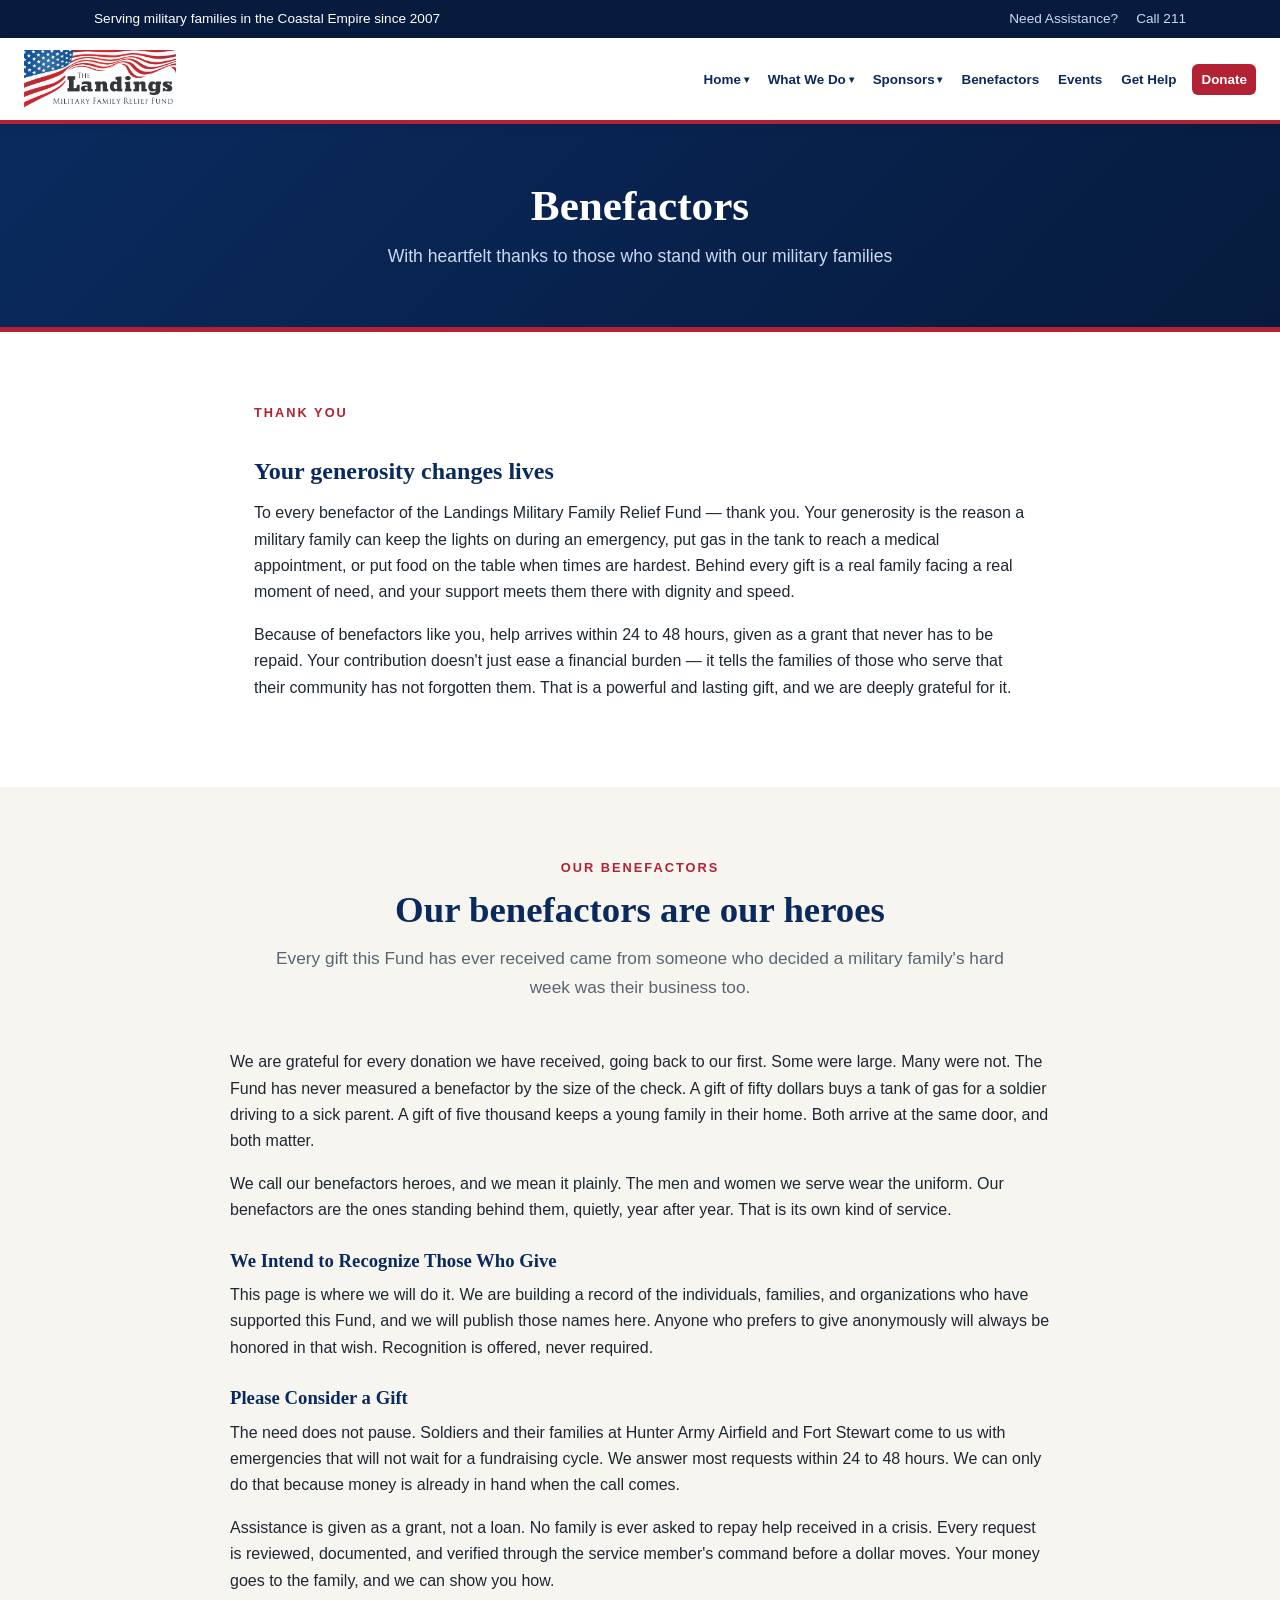
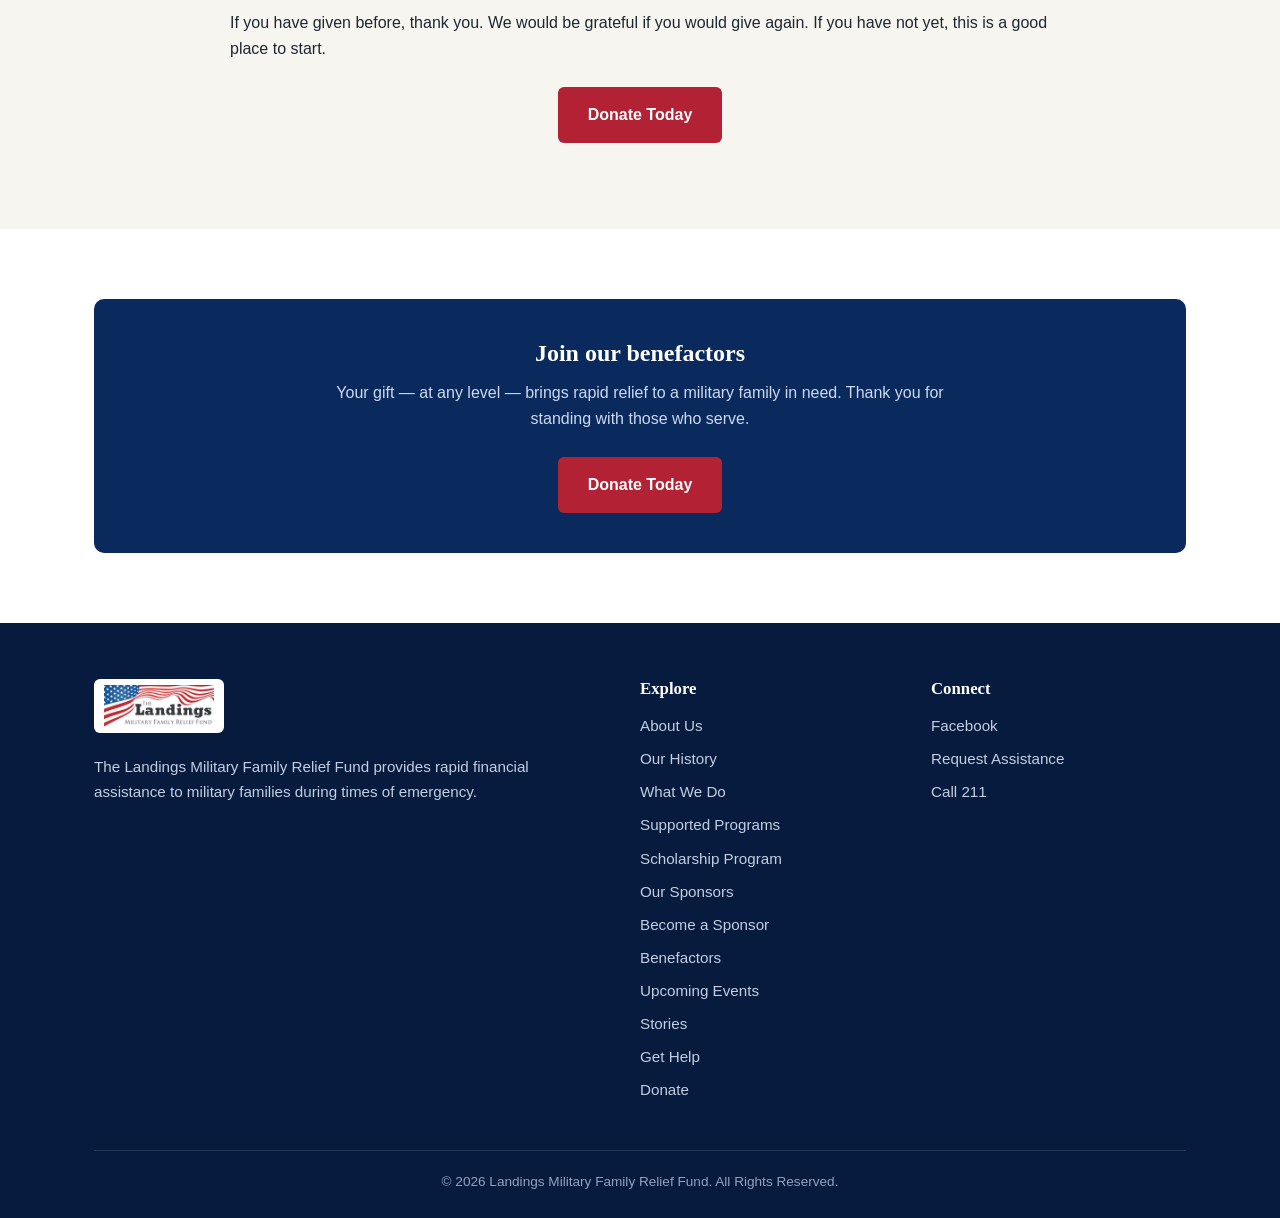
<file: benefactors.html>
<!DOCTYPE html>
<html lang="en">
<head>
<meta charset="UTF-8">
<meta name="viewport" content="width=device-width, initial-scale=1">
<title>Benefactors | Landings Military Family Relief Fund, Savannah</title>
<meta name="description" content="With gratitude to the benefactors whose generosity brings rapid emergency relief to military families at Fort Stewart, Hunter Army Airfield and across Savannah.">
<link rel="stylesheet" href="css/styles.css">
<link rel="canonical" href="https://lmfrf.org/benefactors.html">
<meta property="og:type" content="website">
<meta property="og:site_name" content="Landings Military Family Relief Fund">
<meta property="og:title" content="Benefactors | Landings Military Family Relief Fund, Savannah">
<meta property="og:description" content="With gratitude to the benefactors whose generosity brings rapid emergency relief to military families at Fort Stewart, Hunter Army Airfield and across Savannah.">
<meta property="og:url" content="https://lmfrf.org/benefactors.html">
<meta property="og:image" content="https://lmfrf.org/og-image.jpg">
<meta property="og:image:width" content="1200">
<meta property="og:image:height" content="630">
<meta property="og:image:alt" content="Landings Military Family Relief Fund logo">
<meta name="twitter:card" content="summary_large_image">
</head>
<body>

<div class="topbar">
  <div class="container">
    <span>Serving military families in the Coastal Empire since 2007</span>
    <div class="topbar-links">
      <a href="apply.html">Need Assistance?</a>
      <a href="tel:211">Call 211</a>
    </div>
  </div>
</div>

<header class="site-header">
  <div class="container">
    <a class="brand" href="index.html"><img src="assets/LMFRF_logo.jpg" alt="Landings Military Family Relief Fund logo"></a>
    <button class="nav-toggle" aria-label="Toggle menu" onclick="document.getElementById('nav').classList.toggle('open')">&#9776;</button>
    <nav class="main-nav" id="nav">
      <ul>
        <li class="has-dropdown">
          <a href="index.html">Home</a>
          <ul class="dropdown">
            <li><a href="about.html">About Us</a></li>
            <li><a href="history.html">History</a></li>
            <li><a href="what-we-do.html">What We Do</a></li>
            <li><a href="scholarships.html">Scholarships</a></li>
            <li><a href="sponsors.html">Sponsors</a></li>
            <li><a href="benefactors.html">Benefactors</a></li>
            <li><a href="events.html">Events</a></li>
            <li><a href="stories.html">Stories</a></li>
            <li><a href="apply.html">Get Help</a></li>
          </ul>
        </li>
        <li class="has-dropdown">
          <a href="what-we-do.html">What We Do</a>
          <ul class="dropdown">
            <li><a href="supported-programs.html">Programs</a></li>
            <li><a href="scholarships.html">Scholarships</a></li>
            <li><a href="stories.html">Stories</a></li>
          </ul>
        </li>
        <li class="has-dropdown">
          <a href="sponsors.html">Sponsors</a>
          <ul class="dropdown">
            <li><a href="sponsors.html">Current Sponsors</a></li>
            <li><a href="become-a-sponsor.html">Become a Sponsor</a></li>
          </ul>
        </li>
        <li><a href="benefactors.html">Benefactors</a></li>
        <li><a href="events.html">Events</a></li>
        <li><a href="apply.html">Get Help</a></li>
        <li><a href="donate.html" class="btn-donate">Donate</a></li>
      </ul>
    </nav>
  </div>
</header>

<section class="page-banner">
  <div class="container">
    <h1>Benefactors</h1>
    <p>With heartfelt thanks to those who stand with our military families</p>
  </div>
</section>

<section class="block">
  <div class="container prose">
    <span class="eyebrow">Thank You</span>
    <h2>Your generosity changes lives</h2>
    <p>To every benefactor of the Landings Military Family Relief Fund &mdash; thank you. Your generosity is the reason a military family can keep the lights on during an emergency, put gas in the tank to reach a medical appointment, or put food on the table when times are hardest. Behind every gift is a real family facing a real moment of need, and your support meets them there with dignity and speed.</p>
    <p>Because of benefactors like you, help arrives within 24 to 48 hours, given as a grant that never has to be repaid. Your contribution doesn't just ease a financial burden &mdash; it tells the families of those who serve that their community has not forgotten them. That is a powerful and lasting gift, and we are deeply grateful for it.</p>
  </div>
</section>

<section class="block alt">
  <div class="container">
    <div class="section-head">
      <span class="eyebrow">Our Benefactors</span>
      <h2>Our benefactors are our heroes</h2>
      <p>Every gift this Fund has ever received came from someone who decided a military family's hard week was their business too.</p>
    </div>

    <!-- BENEFACTOR APPEAL -->
    <div class="prose" style="max-width:820px; margin:0 auto;">
      <p>We are grateful for every donation we have received, going back to our first. Some were large. Many were not. The Fund has never measured a benefactor by the size of the check. A gift of fifty dollars buys a tank of gas for a soldier driving to a sick parent. A gift of five thousand keeps a young family in their home. Both arrive at the same door, and both matter.</p>
      <p>We call our benefactors heroes, and we mean it plainly. The men and women we serve wear the uniform. Our benefactors are the ones standing behind them, quietly, year after year. That is its own kind of service.</p>
      <h3>We Intend to Recognize Those Who Give</h3>
      <p>This page is where we will do it. We are building a record of the individuals, families, and organizations who have supported this Fund, and we will publish those names here. Anyone who prefers to give anonymously will always be honored in that wish. Recognition is offered, never required.</p>
      <h3>Please Consider a Gift</h3>
      <p>The need does not pause. Soldiers and their families at Hunter Army Airfield and Fort Stewart come to us with emergencies that will not wait for a fundraising cycle. We answer most requests within 24 to 48 hours. We can only do that because money is already in hand when the call comes.</p>
      <p>Assistance is given as a grant, not a loan. No family is ever asked to repay help received in a crisis. Every request is reviewed, documented, and verified through the service member's command before a dollar moves. Your money goes to the family, and we can show you how.</p>
      <p>If you have given before, thank you. We would be grateful if you would give again. If you have not yet, this is a good place to start.</p>

      <p style="text-align:center; margin-top:24px;">
        <a href="donate.html" class="btn btn-primary">Donate Today</a>
      </p>
    </div>

  </div>
</section>

<section class="block">
  <div class="container">
    <div class="callout">
      <h2>Join our benefactors</h2>
      <p>Your gift &mdash; at any level &mdash; brings rapid relief to a military family in need. Thank you for standing with those who serve.</p>
      <a href="donate.html" class="btn btn-primary">Donate Today</a>
    </div>
  </div>
</section>

<footer class="site-footer">
  <div class="container">
    <div class="footer-grid">
      <div class="footer-brand">
        <img src="assets/LMFRF_logo.jpg" alt="LMFRF logo">
        <p>The Landings Military Family Relief Fund provides rapid financial assistance to military families during times of emergency.</p>
      </div>
      <div>
        <h4>Explore</h4>
        <ul>
          <li><a href="about.html">About Us</a></li>
          <li><a href="history.html">Our History</a></li>
          <li><a href="what-we-do.html">What We Do</a></li>
          <li><a href="supported-programs.html">Supported Programs</a></li>
          <li><a href="scholarships.html">Scholarship Program</a></li>
          <li><a href="sponsors.html">Our Sponsors</a></li>
          <li><a href="become-a-sponsor.html">Become a Sponsor</a></li>
          <li><a href="benefactors.html">Benefactors</a></li>
          <li><a href="events.html">Upcoming Events</a></li>
          <li><a href="stories.html">Stories</a></li>
          <li><a href="apply.html">Get Help</a></li>
          <li><a href="donate.html">Donate</a></li>
        </ul>
      </div>
      <div>
        <h4>Connect</h4>
        <ul>
          <li><a href="https://www.facebook.com/lmfrf/" target="_blank" rel="noopener">Facebook</a></li>
          <li><a href="apply.html">Request Assistance</a></li>
          <li><a href="tel:211">Call 211</a></li>
        </ul>
      </div>
    </div>
    <div class="footer-bottom"><p>&copy; 2026 Landings Military Family Relief Fund. All Rights Reserved.</p></div>
  </div>
</footer>

</body>
</html>
</file>
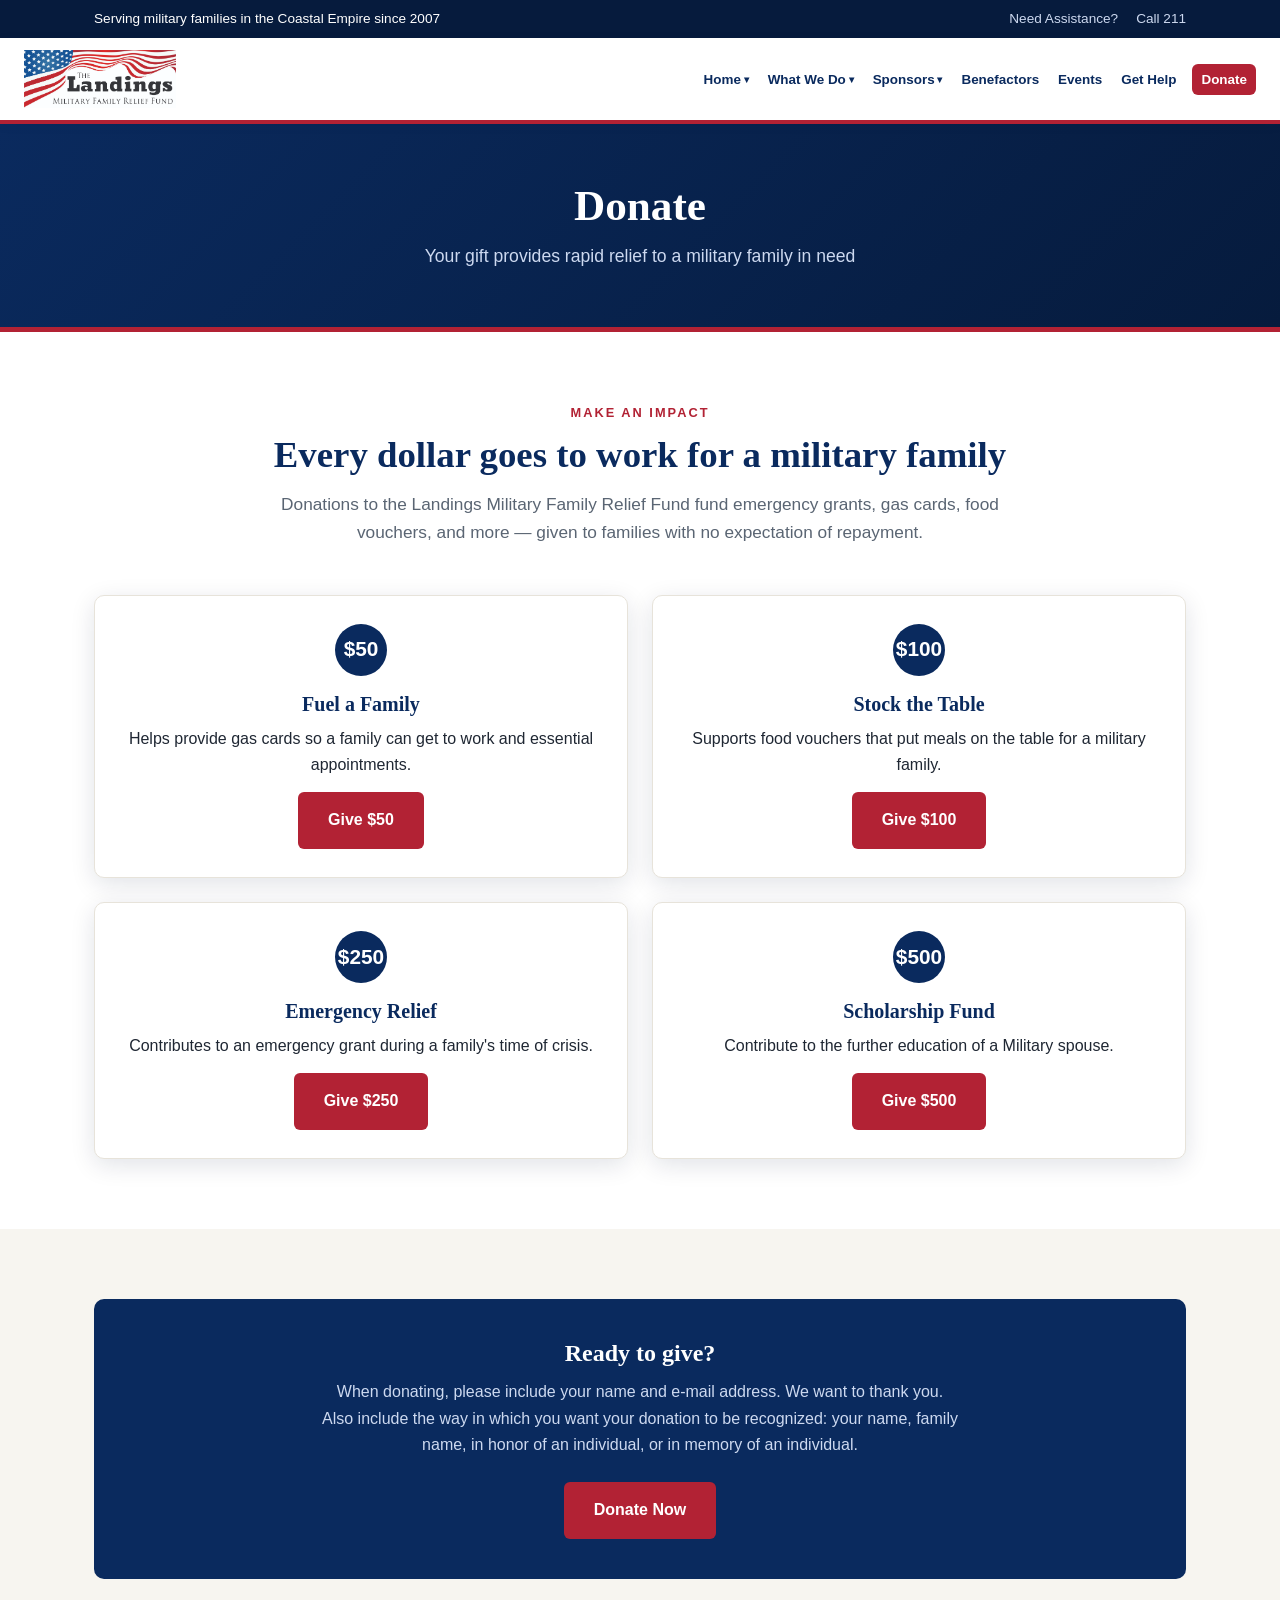
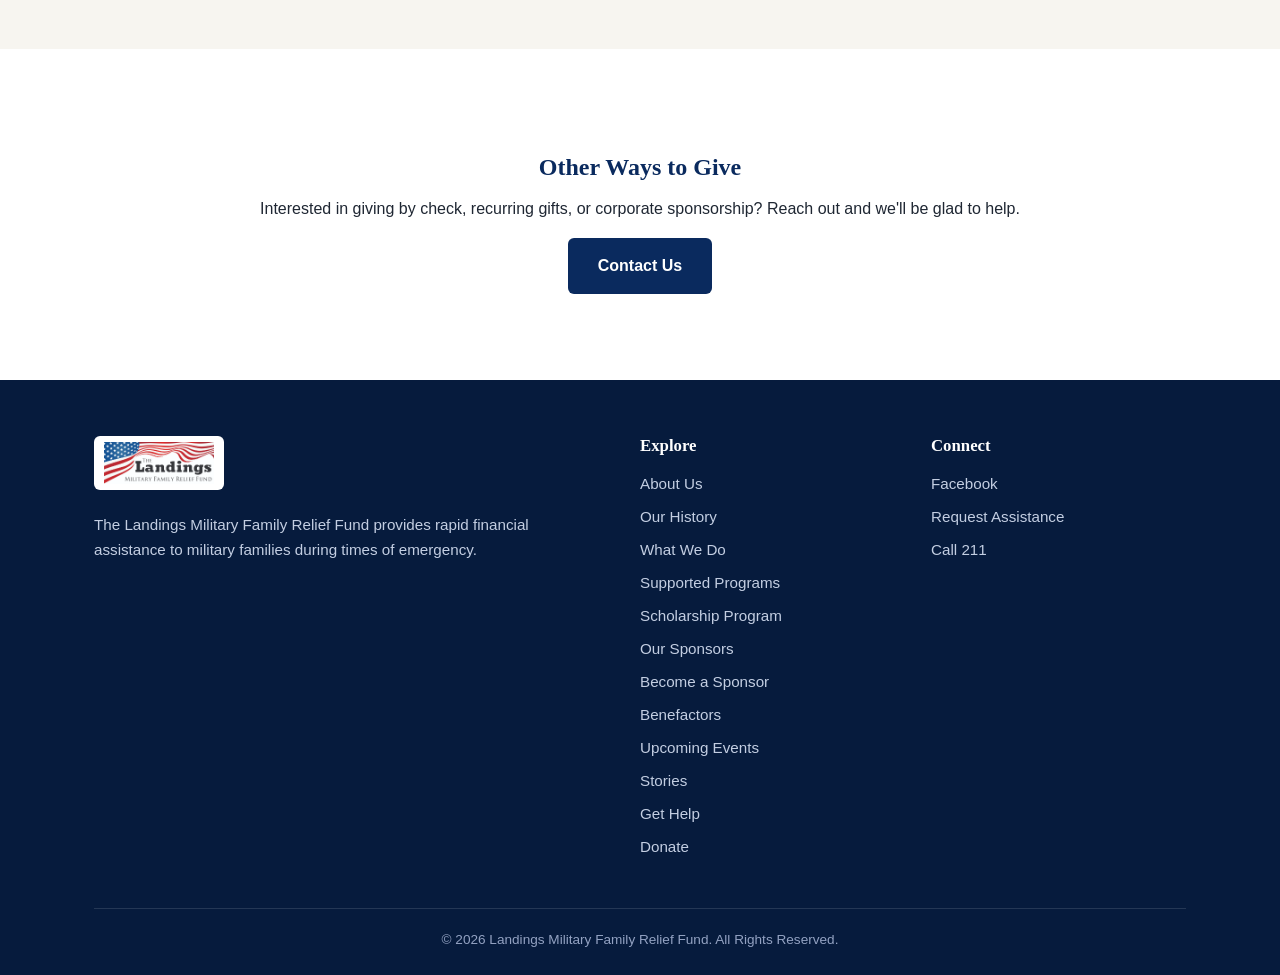
<file: donate.html>
<!DOCTYPE html>
<html lang="en">
<head>
<meta charset="UTF-8">
<meta name="viewport" content="width=device-width, initial-scale=1">
<title>Donate to Military Families in Savannah | LMFRF</title>
<meta name="description" content="Donate to help military families at Fort Stewart and Hunter Army Airfield. Your tax-deductible gift funds emergency grants, gas cards, food and scholarships.">
<link rel="stylesheet" href="css/styles.css">
<link rel="canonical" href="https://lmfrf.org/donate.html">
<meta property="og:type" content="website">
<meta property="og:site_name" content="Landings Military Family Relief Fund">
<meta property="og:title" content="Donate to Military Families in Savannah | LMFRF">
<meta property="og:description" content="Donate to help military families at Fort Stewart and Hunter Army Airfield. Your tax-deductible gift funds emergency grants, gas cards, food and scholarships.">
<meta property="og:url" content="https://lmfrf.org/donate.html">
<meta property="og:image" content="https://lmfrf.org/og-image.jpg">
<meta property="og:image:width" content="1200">
<meta property="og:image:height" content="630">
<meta property="og:image:alt" content="Landings Military Family Relief Fund logo">
<meta name="twitter:card" content="summary_large_image">
<style>
.give-cards .btn-secondary { background: var(--red); }
.give-cards .btn-secondary:hover { background: var(--red-dark); }
</style>
</head>
<body>

<div class="topbar">
  <div class="container">
    <span>Serving military families in the Coastal Empire since 2007</span>
    <div class="topbar-links">
      <a href="apply.html">Need Assistance?</a>
      <a href="tel:211">Call 211</a>
    </div>
  </div>
</div>

<header class="site-header">
  <div class="container">
    <a class="brand" href="index.html"><img src="assets/LMFRF_logo.jpg" alt="Landings Military Family Relief Fund logo"></a>
    <button class="nav-toggle" aria-label="Toggle menu" onclick="document.getElementById('nav').classList.toggle('open')">&#9776;</button>
    <nav class="main-nav" id="nav">
      <ul>
        <li class="has-dropdown">
          <a href="index.html">Home</a>
          <ul class="dropdown">
            <li><a href="about.html">About Us</a></li>
            <li><a href="history.html">History</a></li>
            <li><a href="what-we-do.html">What We Do</a></li>
            <li><a href="scholarships.html">Scholarships</a></li>
            <li><a href="sponsors.html">Sponsors</a></li>
            <li><a href="benefactors.html">Benefactors</a></li>
            <li><a href="events.html">Events</a></li>
            <li><a href="stories.html">Stories</a></li>
            <li><a href="apply.html">Get Help</a></li>
          </ul>
        </li>
        <li class="has-dropdown">
          <a href="what-we-do.html">What We Do</a>
          <ul class="dropdown">
            <li><a href="supported-programs.html">Programs</a></li>
            <li><a href="scholarships.html">Scholarships</a></li>
            <li><a href="stories.html">Stories</a></li>
          </ul>
        </li>
        <li class="has-dropdown">
          <a href="sponsors.html">Sponsors</a>
          <ul class="dropdown">
            <li><a href="sponsors.html">Current Sponsors</a></li>
            <li><a href="become-a-sponsor.html">Become a Sponsor</a></li>
          </ul>
        </li>
        <li><a href="benefactors.html">Benefactors</a></li>
        <li><a href="events.html">Events</a></li>
        <li><a href="apply.html">Get Help</a></li>
        <li><a href="donate.html" class="btn-donate">Donate</a></li>
      </ul>
    </nav>
  </div>
</header>

<section class="page-banner">
  <div class="container">
    <h1>Donate</h1>
    <p>Your gift provides rapid relief to a military family in need</p>
  </div>
</section>

<section class="block">
  <div class="container">
    <div class="section-head">
      <span class="eyebrow">Make an Impact</span>
      <h2>Every dollar goes to work for a military family</h2>
      <p>Donations to the Landings Military Family Relief Fund fund emergency grants, gas cards, food vouchers, and more &mdash; given to families with no expectation of repayment.</p>
    </div>

    <div class="grid grid-2 give-cards">
      <div class="card center">
        <div class="icon">$50</div>
        <h3>Fuel a Family</h3>
        <p>Helps provide gas cards so a family can get to work and essential appointments.</p>
        <p style="margin-top:14px;"><a href="https://savfoundation.fcsuite.com/erp/donate/create/fund?funit_id=1287" target="_blank" rel="noopener" class="btn btn-secondary">Give $50</a></p>
      </div>
      <div class="card center">
        <div class="icon">$100</div>
        <h3>Stock the Table</h3>
        <p>Supports food vouchers that put meals on the table for a military family.</p>
        <p style="margin-top:14px;"><a href="https://savfoundation.fcsuite.com/erp/donate/create/fund?funit_id=1287" target="_blank" rel="noopener" class="btn btn-secondary">Give $100</a></p>
      </div>
      <div class="card center">
        <div class="icon">$250</div>
        <h3>Emergency Relief</h3>
        <p>Contributes to an emergency grant during a family's time of crisis.</p>
        <p style="margin-top:14px;"><a href="https://savfoundation.fcsuite.com/erp/donate/create/fund?funit_id=1287" target="_blank" rel="noopener" class="btn btn-secondary">Give $250</a></p>
      </div>
      <div class="card center">
        <div class="icon">$500</div>
        <h3>Scholarship Fund</h3>
        <p>Contribute to the further education of a Military spouse.</p>
        <p style="margin-top:14px;"><a href="https://savfoundation.fcsuite.com/erp/donate/create/fund?funit_id=1287" target="_blank" rel="noopener" class="btn btn-secondary">Give $500</a></p>
      </div>
    </div>
  </div>
</section>

<section class="block alt" id="give">
  <div class="container">
    <div class="callout">
      <h2>Ready to give?</h2>
      <p>When donating, please include your name and e-mail address. We want to thank you. Also include the way in which you want your donation to be recognized: your name, family name, in honor of an individual, or in memory of an individual.</p>
      <a href="https://savfoundation.fcsuite.com/erp/donate/create/fund?funit_id=1287" target="_blank" rel="noopener" class="btn btn-primary">Donate Now</a>
    </div>
  </div>
</section>

<section class="block">
  <div class="container prose" style="text-align:center;">
    <h2>Other Ways to Give</h2>
    <p>Interested in giving by check, recurring gifts, or corporate sponsorship? Reach out and we'll be glad to help.</p>
    <p style="margin-top:8px;">
      <a href="mailto:lmfrfstewarthunter31411@proton.me" class="btn btn-secondary">Contact Us</a>
    </p>
  </div>
</section>

<footer class="site-footer">
  <div class="container">
    <div class="footer-grid">
      <div class="footer-brand">
        <img src="assets/LMFRF_logo.jpg" alt="LMFRF logo">
        <p>The Landings Military Family Relief Fund provides rapid financial assistance to military families during times of emergency.</p>
      </div>
      <div>
        <h4>Explore</h4>
        <ul>
          <li><a href="about.html">About Us</a></li>
          <li><a href="history.html">Our History</a></li>
          <li><a href="what-we-do.html">What We Do</a></li>
          <li><a href="supported-programs.html">Supported Programs</a></li>
          <li><a href="scholarships.html">Scholarship Program</a></li>
          <li><a href="sponsors.html">Our Sponsors</a></li>
          <li><a href="become-a-sponsor.html">Become a Sponsor</a></li>
          <li><a href="benefactors.html">Benefactors</a></li>
          <li><a href="events.html">Upcoming Events</a></li>
          <li><a href="stories.html">Stories</a></li>
          <li><a href="apply.html">Get Help</a></li>
          <li><a href="donate.html">Donate</a></li>
        </ul>
      </div>
      <div>
        <h4>Connect</h4>
        <ul>
          <li><a href="https://www.facebook.com/lmfrf/" target="_blank" rel="noopener">Facebook</a></li>
          <li><a href="apply.html">Request Assistance</a></li>
          <li><a href="tel:211">Call 211</a></li>
        </ul>
      </div>
    </div>
    <div class="footer-bottom"><p>&copy; 2026 Landings Military Family Relief Fund. All Rights Reserved.</p></div>
  </div>
</footer>

</body>
</html>
</file>
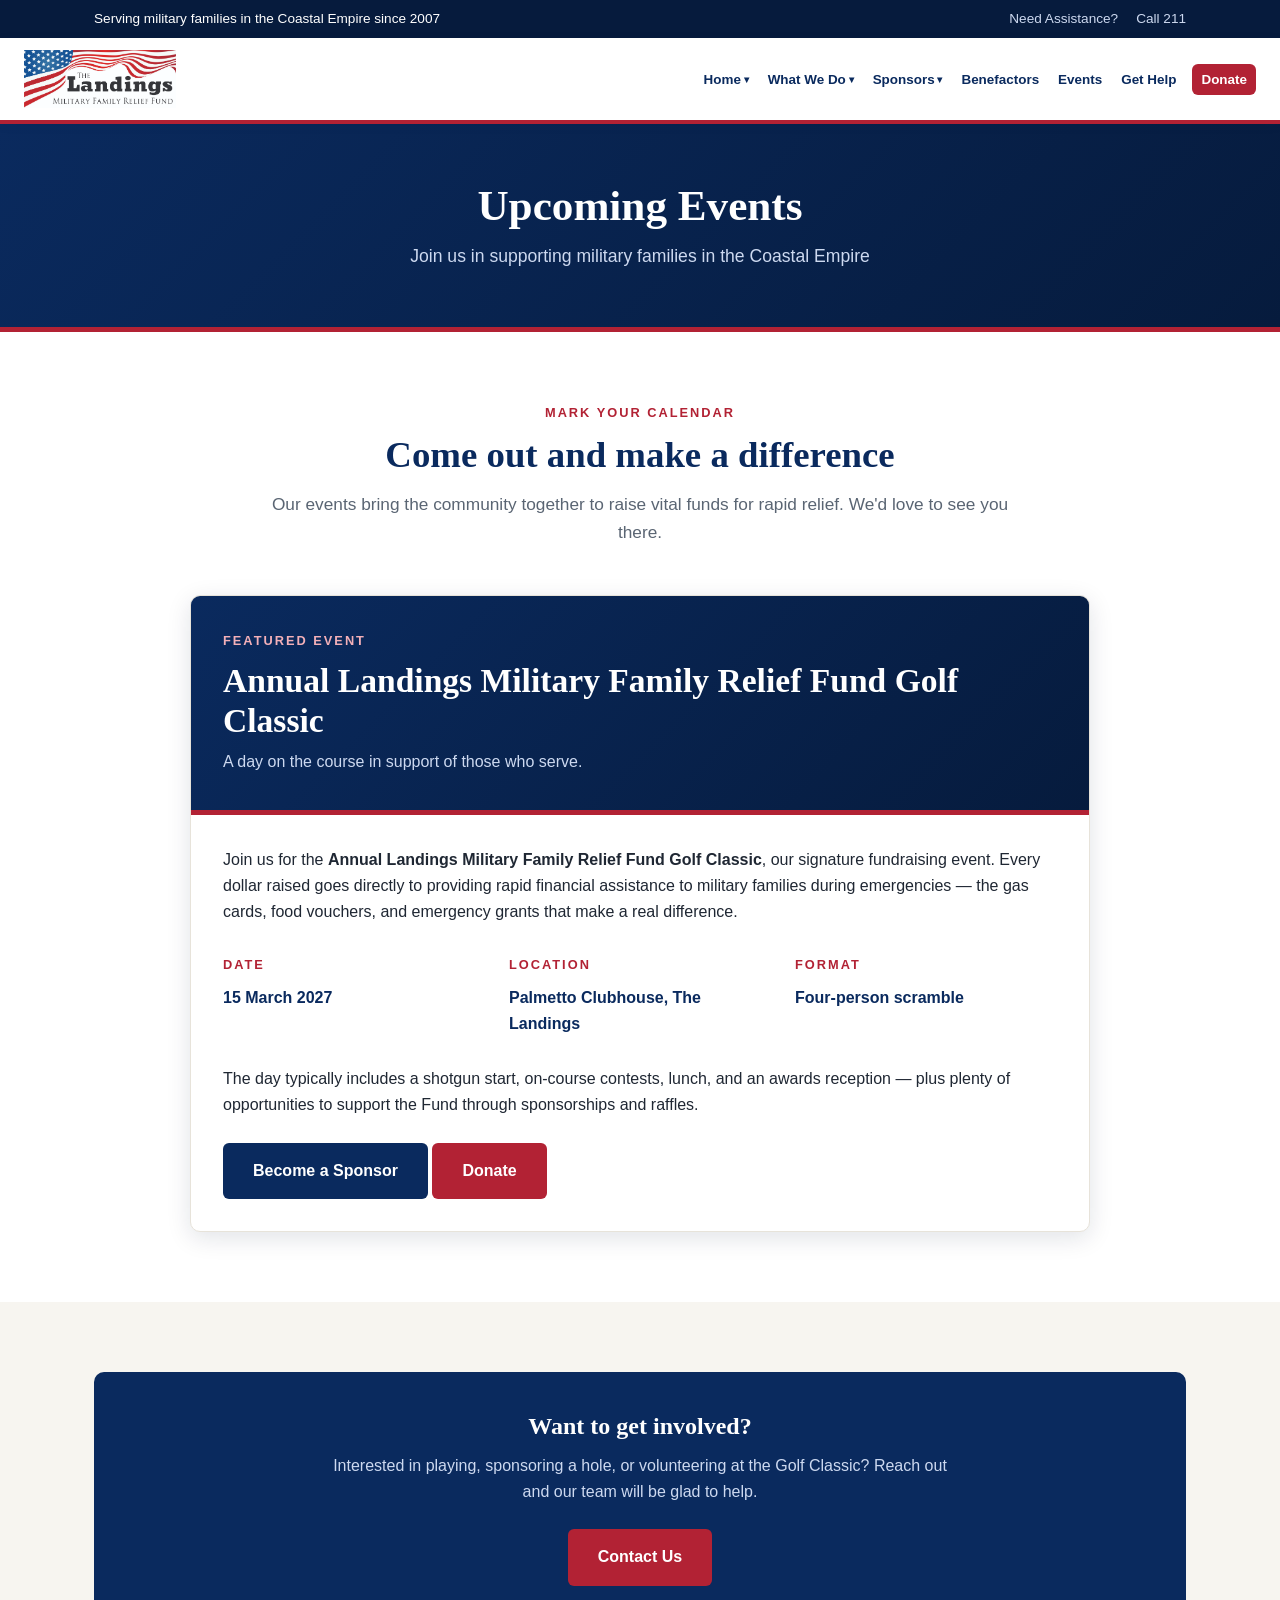
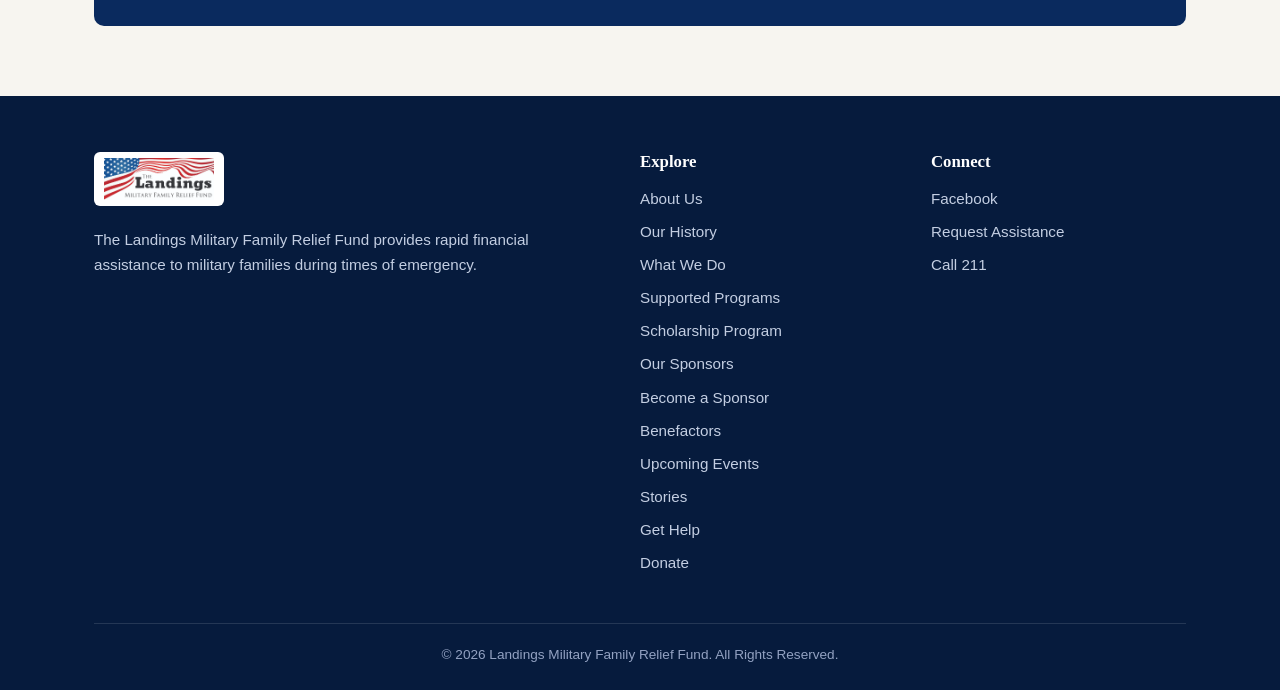
<file: events.html>
<!DOCTYPE html>
<html lang="en">
<head>
<meta charset="UTF-8">
<meta name="viewport" content="width=device-width, initial-scale=1">
<title>Upcoming Events | LMFRF Golf Classic for Military Families in Savannah</title>
<meta name="description" content="Join the Annual LMFRF Golf Classic and other events that raise funds for military families at Fort Stewart and Hunter Army Airfield.">
<link rel="stylesheet" href="css/styles.css">
<link rel="canonical" href="https://lmfrf.org/events.html">
<meta property="og:type" content="website">
<meta property="og:site_name" content="Landings Military Family Relief Fund">
<meta property="og:title" content="Upcoming Events | LMFRF Golf Classic for Military Families in Savannah">
<meta property="og:description" content="Join the Annual LMFRF Golf Classic and other events that raise funds for military families at Fort Stewart and Hunter Army Airfield.">
<meta property="og:url" content="https://lmfrf.org/events.html">
<meta property="og:image" content="https://lmfrf.org/og-image.jpg">
<meta property="og:image:width" content="1200">
<meta property="og:image:height" content="630">
<meta property="og:image:alt" content="Landings Military Family Relief Fund logo">
<meta name="twitter:card" content="summary_large_image">
</head>
<body>

<div class="topbar">
  <div class="container">
    <span>Serving military families in the Coastal Empire since 2007</span>
    <div class="topbar-links">
      <a href="apply.html">Need Assistance?</a>
      <a href="tel:211">Call 211</a>
    </div>
  </div>
</div>

<header class="site-header">
  <div class="container">
    <a class="brand" href="index.html"><img src="assets/LMFRF_logo.jpg" alt="Landings Military Family Relief Fund logo"></a>
    <button class="nav-toggle" aria-label="Toggle menu" onclick="document.getElementById('nav').classList.toggle('open')">&#9776;</button>
    <nav class="main-nav" id="nav">
      <ul>
        <li class="has-dropdown">
          <a href="index.html">Home</a>
          <ul class="dropdown">
            <li><a href="about.html">About Us</a></li>
            <li><a href="history.html">History</a></li>
            <li><a href="what-we-do.html">What We Do</a></li>
            <li><a href="scholarships.html">Scholarships</a></li>
            <li><a href="sponsors.html">Sponsors</a></li>
            <li><a href="benefactors.html">Benefactors</a></li>
            <li><a href="events.html">Events</a></li>
            <li><a href="stories.html">Stories</a></li>
            <li><a href="apply.html">Get Help</a></li>
          </ul>
        </li>
        <li class="has-dropdown">
          <a href="what-we-do.html">What We Do</a>
          <ul class="dropdown">
            <li><a href="supported-programs.html">Programs</a></li>
            <li><a href="scholarships.html">Scholarships</a></li>
            <li><a href="stories.html">Stories</a></li>
          </ul>
        </li>
        <li class="has-dropdown">
          <a href="sponsors.html">Sponsors</a>
          <ul class="dropdown">
            <li><a href="sponsors.html">Current Sponsors</a></li>
            <li><a href="become-a-sponsor.html">Become a Sponsor</a></li>
          </ul>
        </li>
        <li><a href="benefactors.html">Benefactors</a></li>
        <li><a href="events.html">Events</a></li>
        <li><a href="apply.html">Get Help</a></li>
        <li><a href="donate.html" class="btn-donate">Donate</a></li>
      </ul>
    </nav>
  </div>
</header>

<section class="page-banner">
  <div class="container">
    <h1>Upcoming Events</h1>
    <p>Join us in supporting military families in the Coastal Empire</p>
  </div>
</section>

<section class="block">
  <div class="container">
    <div class="section-head">
      <span class="eyebrow">Mark Your Calendar</span>
      <h2>Come out and make a difference</h2>
      <p>Our events bring the community together to raise vital funds for rapid relief. We'd love to see you there.</p>
    </div>

    <div class="card" style="max-width:900px; margin:0 auto; padding:0; overflow:hidden;">
      <div style="background:linear-gradient(135deg,#0a2a5e 0%,#061b3d 100%); color:#fff; padding:34px 32px; border-bottom:5px solid #b22234;">
        <span class="eyebrow" style="color:#f3b0b8;">Featured Event</span>
        <h2 style="color:#fff; font-size:clamp(1.5rem,3.5vw,2.1rem); margin-top:6px;">Annual Landings Military Family Relief Fund Golf Classic</h2>
        <p style="color:#cdd9f0; margin-top:8px;">A day on the course in support of those who serve.</p>
      </div>
      <div style="padding:32px;">
        <p>Join us for the <strong>Annual Landings Military Family Relief Fund Golf Classic</strong>, our signature fundraising event. Every dollar raised goes directly to providing rapid financial assistance to military families during emergencies &mdash; the gas cards, food vouchers, and emergency grants that make a real difference.</p>

        <div class="grid grid-3" style="margin:28px 0;">
          <div>
            <span class="eyebrow">Date</span>
            <p style="font-weight:600; color:#0a2a5e; margin:0;">15 March 2027</p>
          </div>
          <div>
            <span class="eyebrow">Location</span>
            <p style="font-weight:600; color:#0a2a5e; margin:0;">Palmetto Clubhouse, The Landings</p>
          </div>
          <div>
            <span class="eyebrow">Format</span>
            <p style="font-weight:600; color:#0a2a5e; margin:0;">Four-person scramble</p>
          </div>
        </div>

        <p>The day typically includes a shotgun start, on-course contests, lunch, and an awards reception &mdash; plus plenty of opportunities to support the Fund through sponsorships and raffles.</p>
        <p style="margin-top:24px;">
          <a href="sponsors.html" class="btn btn-secondary">Become a Sponsor</a>
          <a href="donate.html" class="btn btn-primary">Donate</a>
        </p>
      </div>
    </div>

  </div>
</section>

<section class="block alt">
  <div class="container">
    <div class="callout">
      <h2>Want to get involved?</h2>
      <p>Interested in playing, sponsoring a hole, or volunteering at the Golf Classic? Reach out and our team will be glad to help.</p>
      <a href="mailto:lmfrfstewarthunter31411@proton.me" class="btn btn-primary">Contact Us</a>
    </div>
  </div>
</section>

<footer class="site-footer">
  <div class="container">
    <div class="footer-grid">
      <div class="footer-brand">
        <img src="assets/LMFRF_logo.jpg" alt="LMFRF logo">
        <p>The Landings Military Family Relief Fund provides rapid financial assistance to military families during times of emergency.</p>
      </div>
      <div>
        <h4>Explore</h4>
        <ul>
          <li><a href="about.html">About Us</a></li>
          <li><a href="history.html">Our History</a></li>
          <li><a href="what-we-do.html">What We Do</a></li>
          <li><a href="supported-programs.html">Supported Programs</a></li>
          <li><a href="scholarships.html">Scholarship Program</a></li>
          <li><a href="sponsors.html">Our Sponsors</a></li>
          <li><a href="become-a-sponsor.html">Become a Sponsor</a></li>
          <li><a href="benefactors.html">Benefactors</a></li>
          <li><a href="events.html">Upcoming Events</a></li>
          <li><a href="stories.html">Stories</a></li>
          <li><a href="apply.html">Get Help</a></li>
          <li><a href="donate.html">Donate</a></li>
        </ul>
      </div>
      <div>
        <h4>Connect</h4>
        <ul>
          <li><a href="https://www.facebook.com/lmfrf/" target="_blank" rel="noopener">Facebook</a></li>
          <li><a href="apply.html">Request Assistance</a></li>
          <li><a href="tel:211">Call 211</a></li>
        </ul>
      </div>
    </div>
    <div class="footer-bottom"><p>&copy; 2026 Landings Military Family Relief Fund. All Rights Reserved.</p></div>
  </div>
</footer>

</body>
</html>
</file>
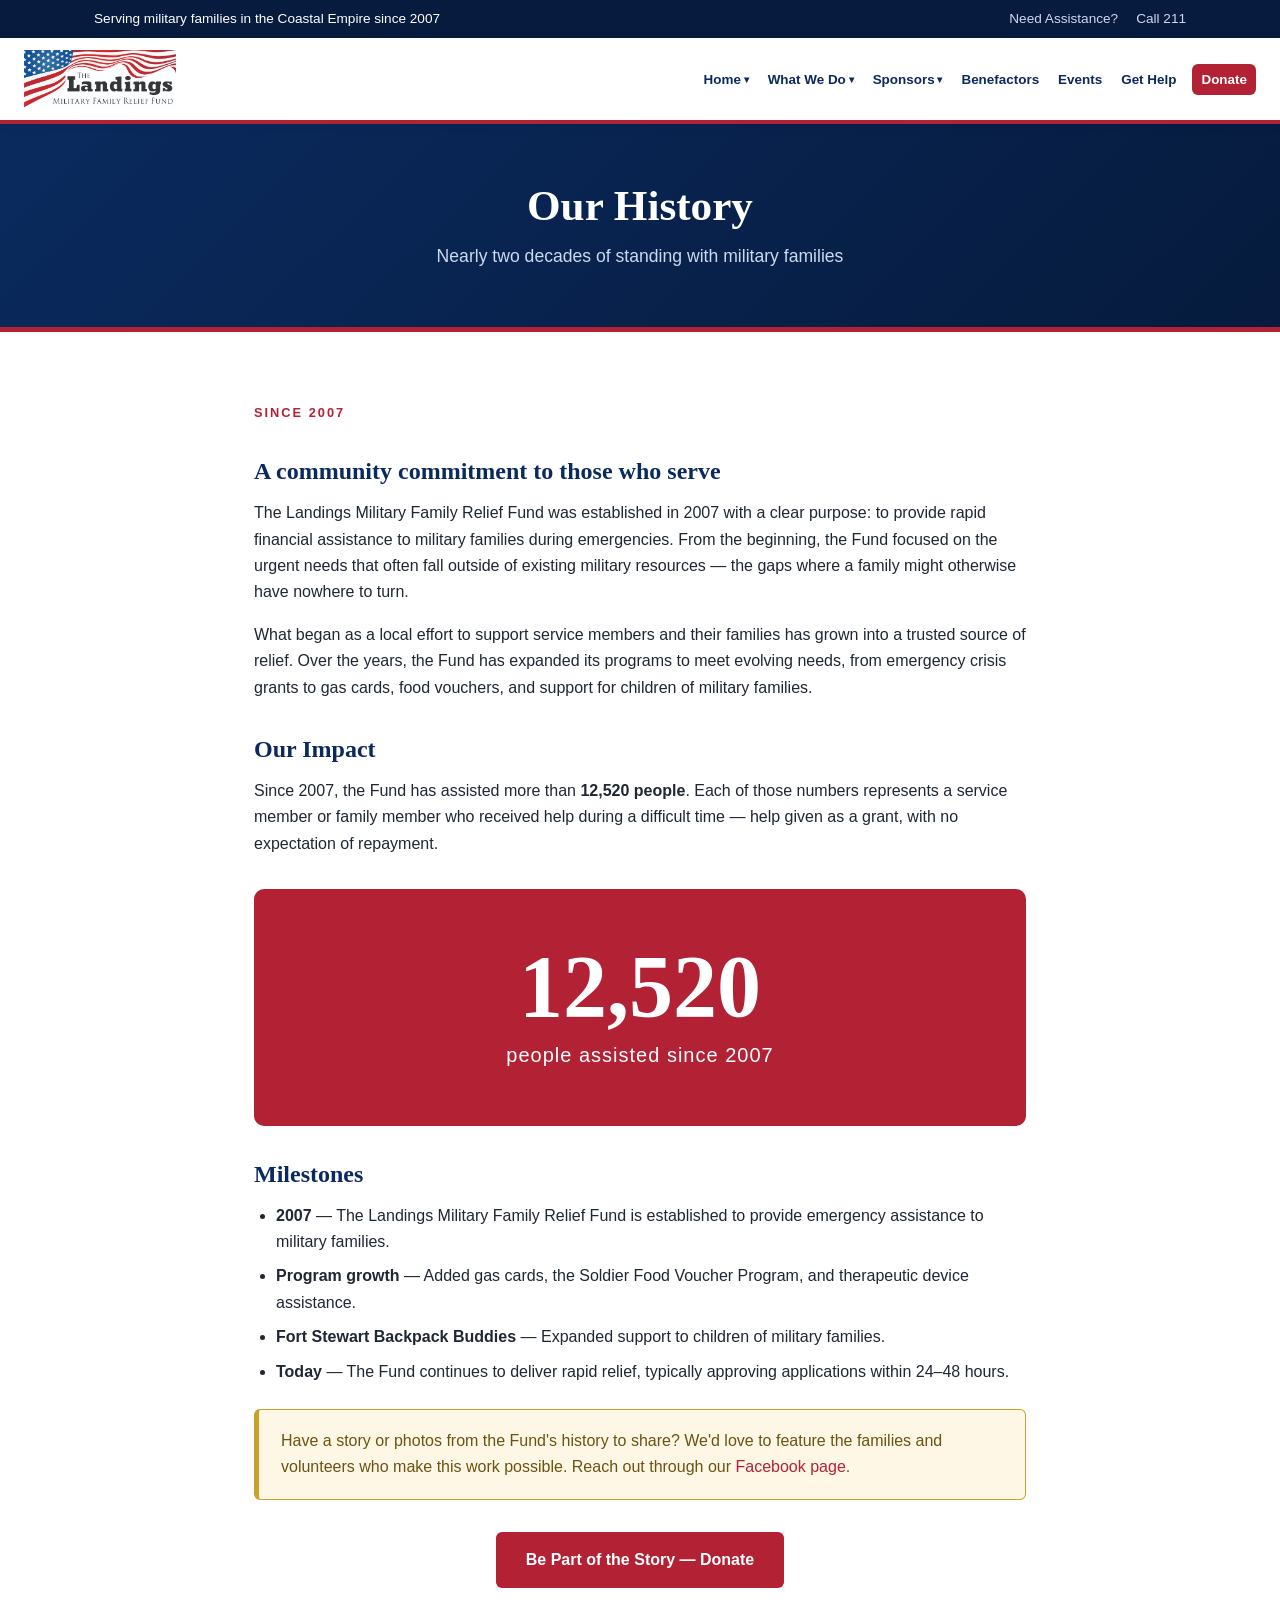
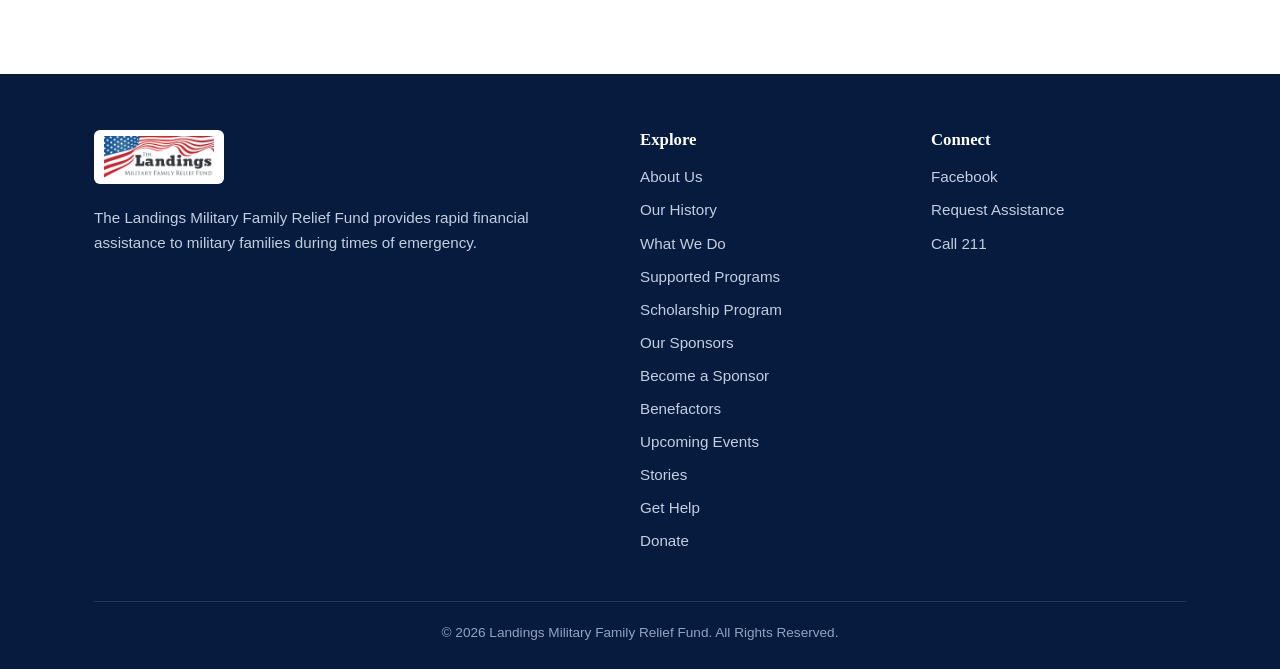
<file: history.html>
<!DOCTYPE html>
<html lang="en">
<head>
<meta charset="UTF-8">
<meta name="viewport" content="width=device-width, initial-scale=1">
<title>Our History | Military Family Relief in Savannah Since 2007</title>
<meta name="description" content="Since 2007 the Landings Military Family Relief Fund has helped more than 12,520 people at Fort Stewart and Hunter Army Airfield with rapid emergency grants.">
<link rel="stylesheet" href="css/styles.css">
<link rel="canonical" href="https://lmfrf.org/history.html">
<meta property="og:type" content="website">
<meta property="og:site_name" content="Landings Military Family Relief Fund">
<meta property="og:title" content="Our History | Military Family Relief in Savannah Since 2007">
<meta property="og:description" content="Since 2007 the Landings Military Family Relief Fund has helped more than 12,520 people at Fort Stewart and Hunter Army Airfield with rapid emergency grants.">
<meta property="og:url" content="https://lmfrf.org/history.html">
<meta property="og:image" content="https://lmfrf.org/og-image.jpg">
<meta property="og:image:width" content="1200">
<meta property="og:image:height" content="630">
<meta property="og:image:alt" content="Landings Military Family Relief Fund logo">
<meta name="twitter:card" content="summary_large_image">
</head>
<body>

<div class="topbar">
  <div class="container">
    <span>Serving military families in the Coastal Empire since 2007</span>
    <div class="topbar-links">
      <a href="apply.html">Need Assistance?</a>
      <a href="tel:211">Call 211</a>
    </div>
  </div>
</div>

<header class="site-header">
  <div class="container">
    <a class="brand" href="index.html"><img src="assets/LMFRF_logo.jpg" alt="Landings Military Family Relief Fund logo"></a>
    <button class="nav-toggle" aria-label="Toggle menu" onclick="document.getElementById('nav').classList.toggle('open')">&#9776;</button>
    <nav class="main-nav" id="nav">
      <ul>
        <li class="has-dropdown">
          <a href="index.html">Home</a>
          <ul class="dropdown">
            <li><a href="about.html">About Us</a></li>
            <li><a href="history.html">History</a></li>
            <li><a href="what-we-do.html">What We Do</a></li>
            <li><a href="scholarships.html">Scholarships</a></li>
            <li><a href="sponsors.html">Sponsors</a></li>
            <li><a href="benefactors.html">Benefactors</a></li>
            <li><a href="events.html">Events</a></li>
            <li><a href="stories.html">Stories</a></li>
            <li><a href="apply.html">Get Help</a></li>
          </ul>
        </li>
        <li class="has-dropdown">
          <a href="what-we-do.html">What We Do</a>
          <ul class="dropdown">
            <li><a href="supported-programs.html">Programs</a></li>
            <li><a href="scholarships.html">Scholarships</a></li>
            <li><a href="stories.html">Stories</a></li>
          </ul>
        </li>
        <li class="has-dropdown">
          <a href="sponsors.html">Sponsors</a>
          <ul class="dropdown">
            <li><a href="sponsors.html">Current Sponsors</a></li>
            <li><a href="become-a-sponsor.html">Become a Sponsor</a></li>
          </ul>
        </li>
        <li><a href="benefactors.html">Benefactors</a></li>
        <li><a href="events.html">Events</a></li>
        <li><a href="apply.html">Get Help</a></li>
        <li><a href="donate.html" class="btn-donate">Donate</a></li>
      </ul>
    </nav>
  </div>
</header>

<section class="page-banner">
  <div class="container">
    <h1>Our History</h1>
    <p>Nearly two decades of standing with military families</p>
  </div>
</section>

<section class="block">
  <div class="container prose">
    <span class="eyebrow">Since 2007</span>
    <h2>A community commitment to those who serve</h2>
    <p>The Landings Military Family Relief Fund was established in 2007 with a clear purpose: to provide rapid financial assistance to military families during emergencies. From the beginning, the Fund focused on the urgent needs that often fall outside of existing military resources &mdash; the gaps where a family might otherwise have nowhere to turn.</p>
    <p>What began as a local effort to support service members and their families has grown into a trusted source of relief. Over the years, the Fund has expanded its programs to meet evolving needs, from emergency crisis grants to gas cards, food vouchers, and support for children of military families.</p>

    <h2>Our Impact</h2>
    <p>Since 2007, the Fund has assisted more than <strong>12,520 people</strong>. Each of those numbers represents a service member or family member who received help during a difficult time &mdash; help given as a grant, with no expectation of repayment.</p>

    <div class="stat-band" style="border-radius:10px; margin:32px 0;">
      <div class="num">12,520</div>
      <div class="label">people assisted since 2007</div>
    </div>

    <h2>Milestones</h2>
    <ul>
      <li><strong>2007</strong> &mdash; The Landings Military Family Relief Fund is established to provide emergency assistance to military families.</li>
      <li><strong>Program growth</strong> &mdash; Added gas cards, the Soldier Food Voucher Program, and therapeutic device assistance.</li>
      <li><strong>Fort Stewart Backpack Buddies</strong> &mdash; Expanded support to children of military families.</li>
      <li><strong>Today</strong> &mdash; The Fund continues to deliver rapid relief, typically approving applications within 24&ndash;48 hours.</li>
    </ul>

    <div class="notice">
      Have a story or photos from the Fund's history to share? We'd love to feature the families and volunteers who make this work possible. Reach out through our <a href="https://www.facebook.com/lmfrf/" target="_blank" rel="noopener">Facebook page</a>.
    </div>

    <p style="text-align:center; margin-top:32px;">
      <a href="donate.html" class="btn btn-primary">Be Part of the Story &mdash; Donate</a>
    </p>
  </div>
</section>

<footer class="site-footer">
  <div class="container">
    <div class="footer-grid">
      <div class="footer-brand">
        <img src="assets/LMFRF_logo.jpg" alt="LMFRF logo">
        <p>The Landings Military Family Relief Fund provides rapid financial assistance to military families during times of emergency.</p>
      </div>
      <div>
        <h4>Explore</h4>
        <ul>
          <li><a href="about.html">About Us</a></li>
          <li><a href="history.html">Our History</a></li>
          <li><a href="what-we-do.html">What We Do</a></li>
          <li><a href="supported-programs.html">Supported Programs</a></li>
          <li><a href="scholarships.html">Scholarship Program</a></li>
          <li><a href="sponsors.html">Our Sponsors</a></li>
          <li><a href="become-a-sponsor.html">Become a Sponsor</a></li>
          <li><a href="benefactors.html">Benefactors</a></li>
          <li><a href="events.html">Upcoming Events</a></li>
          <li><a href="stories.html">Stories</a></li>
          <li><a href="apply.html">Get Help</a></li>
          <li><a href="donate.html">Donate</a></li>
        </ul>
      </div>
      <div>
        <h4>Connect</h4>
        <ul>
          <li><a href="https://www.facebook.com/lmfrf/" target="_blank" rel="noopener">Facebook</a></li>
          <li><a href="apply.html">Request Assistance</a></li>
          <li><a href="tel:211">Call 211</a></li>
        </ul>
      </div>
    </div>
    <div class="footer-bottom"><p>&copy; 2026 Landings Military Family Relief Fund. All Rights Reserved.</p></div>
  </div>
</footer>

</body>
</html>
</file>
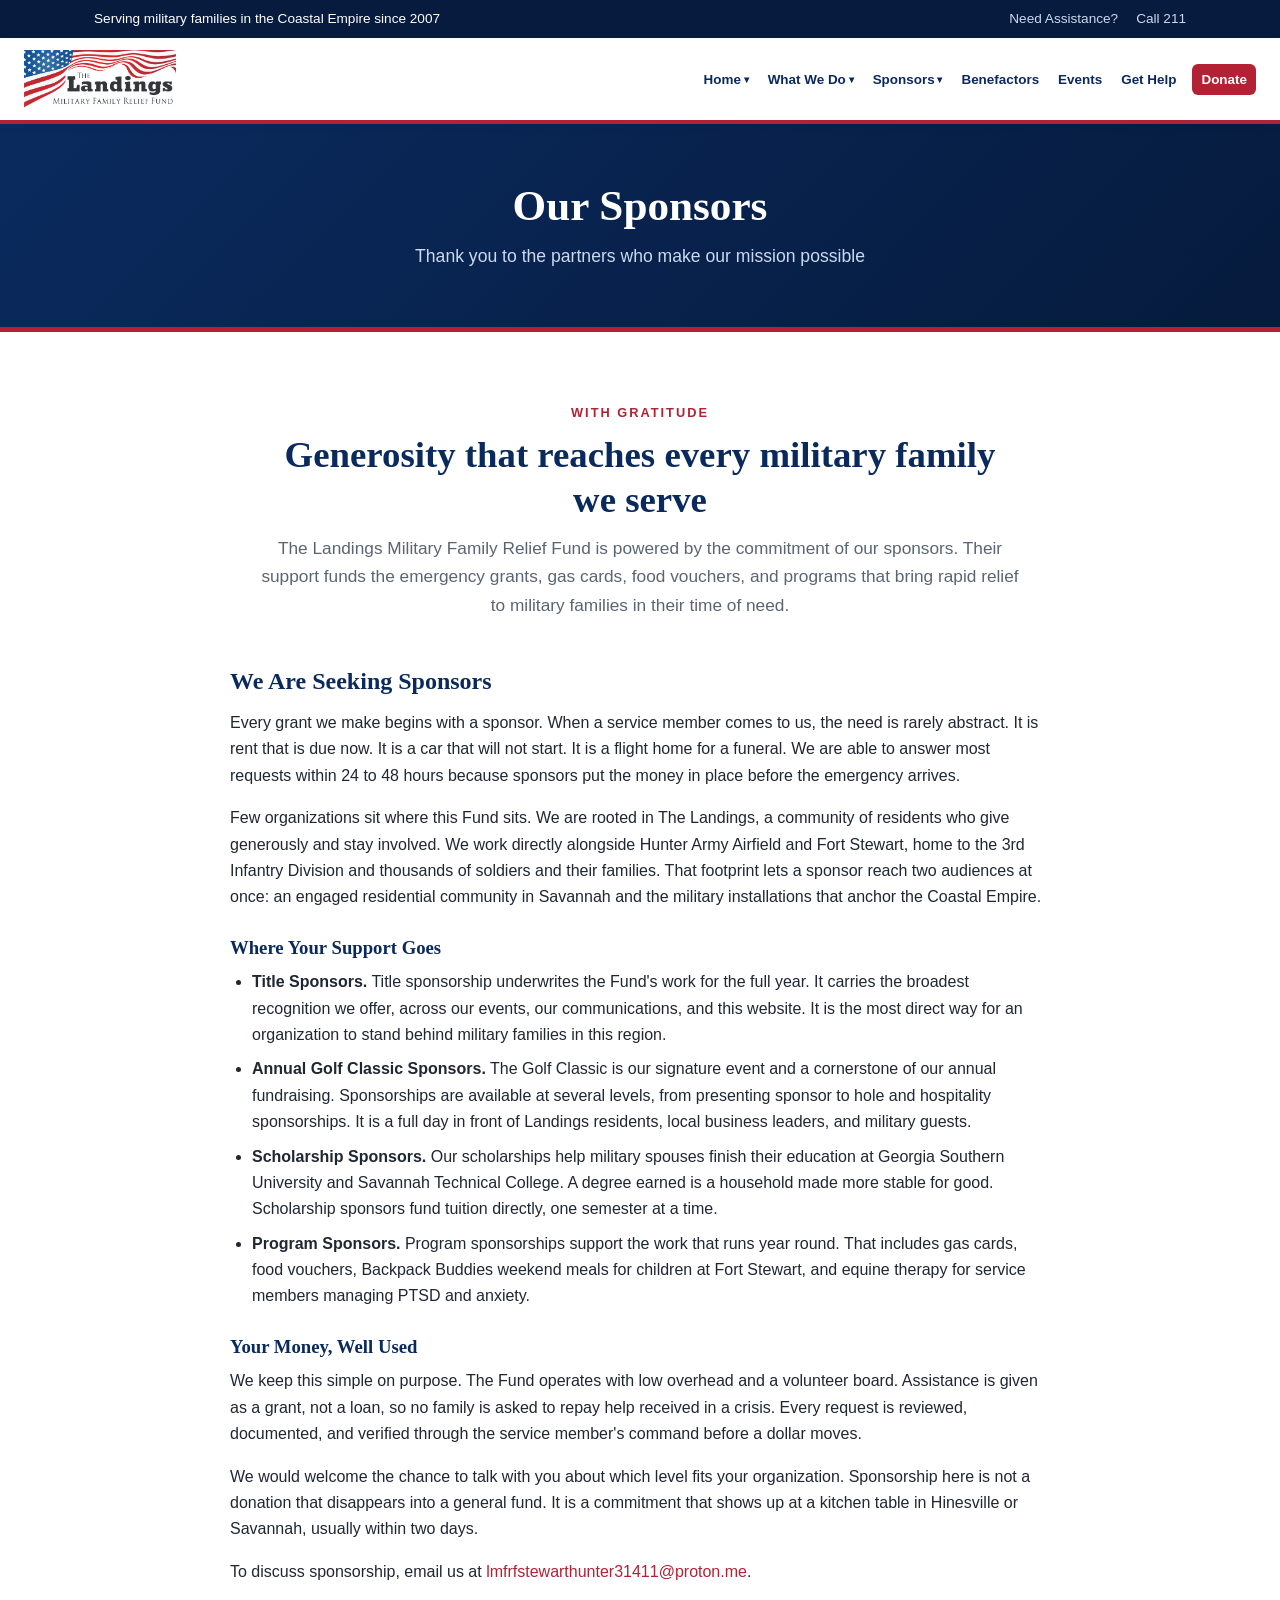
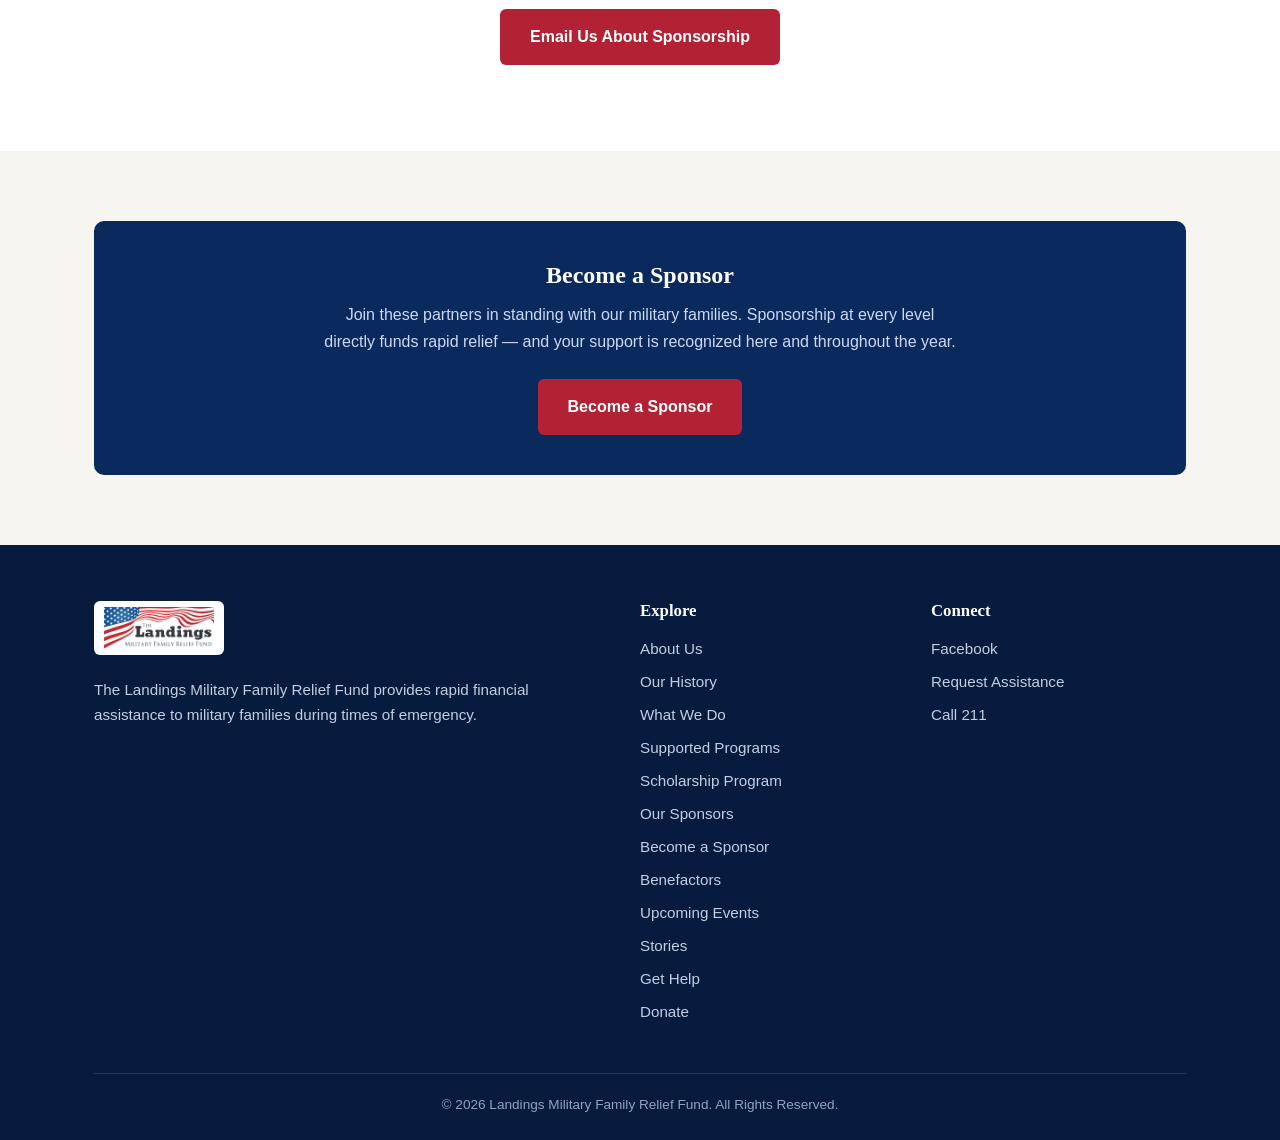
<file: sponsors.html>
<!DOCTYPE html>
<html lang="en">
<head>
<meta charset="UTF-8">
<meta name="viewport" content="width=device-width, initial-scale=1">
<title>Our Sponsors | Supporting Military Families in Savannah | LMFRF</title>
<meta name="description" content="Meet the sponsors whose support makes rapid emergency relief possible for military families at Fort Stewart and Hunter Army Airfield.">
<link rel="stylesheet" href="css/styles.css">
<link rel="canonical" href="https://lmfrf.org/sponsors.html">
<meta property="og:type" content="website">
<meta property="og:site_name" content="Landings Military Family Relief Fund">
<meta property="og:title" content="Our Sponsors | Supporting Military Families in Savannah | LMFRF">
<meta property="og:description" content="Meet the sponsors whose support makes rapid emergency relief possible for military families at Fort Stewart and Hunter Army Airfield.">
<meta property="og:url" content="https://lmfrf.org/sponsors.html">
<meta property="og:image" content="https://lmfrf.org/og-image.jpg">
<meta property="og:image:width" content="1200">
<meta property="og:image:height" content="630">
<meta property="og:image:alt" content="Landings Military Family Relief Fund logo">
<meta name="twitter:card" content="summary_large_image">
</head>
<body>

<div class="topbar">
  <div class="container">
    <span>Serving military families in the Coastal Empire since 2007</span>
    <div class="topbar-links">
      <a href="apply.html">Need Assistance?</a>
      <a href="tel:211">Call 211</a>
    </div>
  </div>
</div>

<header class="site-header">
  <div class="container">
    <a class="brand" href="index.html"><img src="assets/LMFRF_logo.jpg" alt="Landings Military Family Relief Fund logo"></a>
    <button class="nav-toggle" aria-label="Toggle menu" onclick="document.getElementById('nav').classList.toggle('open')">&#9776;</button>
    <nav class="main-nav" id="nav">
      <ul>
        <li class="has-dropdown">
          <a href="index.html">Home</a>
          <ul class="dropdown">
            <li><a href="about.html">About Us</a></li>
            <li><a href="history.html">History</a></li>
            <li><a href="what-we-do.html">What We Do</a></li>
            <li><a href="scholarships.html">Scholarships</a></li>
            <li><a href="sponsors.html">Sponsors</a></li>
            <li><a href="benefactors.html">Benefactors</a></li>
            <li><a href="events.html">Events</a></li>
            <li><a href="stories.html">Stories</a></li>
            <li><a href="apply.html">Get Help</a></li>
          </ul>
        </li>
        <li class="has-dropdown">
          <a href="what-we-do.html">What We Do</a>
          <ul class="dropdown">
            <li><a href="supported-programs.html">Programs</a></li>
            <li><a href="scholarships.html">Scholarships</a></li>
            <li><a href="stories.html">Stories</a></li>
          </ul>
        </li>
        <li class="has-dropdown">
          <a href="sponsors.html">Sponsors</a>
          <ul class="dropdown">
            <li><a href="sponsors.html">Current Sponsors</a></li>
            <li><a href="become-a-sponsor.html">Become a Sponsor</a></li>
          </ul>
        </li>
        <li><a href="benefactors.html">Benefactors</a></li>
        <li><a href="events.html">Events</a></li>
        <li><a href="apply.html">Get Help</a></li>
        <li><a href="donate.html" class="btn-donate">Donate</a></li>
      </ul>
    </nav>
  </div>
</header>

<section class="page-banner">
  <div class="container">
    <h1>Our Sponsors</h1>
    <p>Thank you to the partners who make our mission possible</p>
  </div>
</section>

<section class="block">
  <div class="container">
    <div class="section-head">
      <span class="eyebrow">With Gratitude</span>
      <h2>Generosity that reaches every military family we serve</h2>
      <p>The Landings Military Family Relief Fund is powered by the commitment of our sponsors. Their support funds the emergency grants, gas cards, food vouchers, and programs that bring rapid relief to military families in their time of need.</p>
    </div>

    <!-- SPONSOR APPEAL -->
    <div class="prose" style="max-width:820px; margin:0 auto;">
      <h2>We Are Seeking Sponsors</h2>
      <p>Every grant we make begins with a sponsor. When a service member comes to us, the need is rarely abstract. It is rent that is due now. It is a car that will not start. It is a flight home for a funeral. We are able to answer most requests within 24 to 48 hours because sponsors put the money in place before the emergency arrives.</p>
      <p>Few organizations sit where this Fund sits. We are rooted in The Landings, a community of residents who give generously and stay involved. We work directly alongside Hunter Army Airfield and Fort Stewart, home to the 3rd Infantry Division and thousands of soldiers and their families. That footprint lets a sponsor reach two audiences at once: an engaged residential community in Savannah and the military installations that anchor the Coastal Empire.</p>
      <h3>Where Your Support Goes</h3>
      <ul>
        <li><strong>Title Sponsors.</strong> Title sponsorship underwrites the Fund's work for the full year. It carries the broadest recognition we offer, across our events, our communications, and this website. It is the most direct way for an organization to stand behind military families in this region.</li>
        <li><strong>Annual Golf Classic Sponsors.</strong> The Golf Classic is our signature event and a cornerstone of our annual fundraising. Sponsorships are available at several levels, from presenting sponsor to hole and hospitality sponsorships. It is a full day in front of Landings residents, local business leaders, and military guests.</li>
        <li><strong>Scholarship Sponsors.</strong> Our scholarships help military spouses finish their education at Georgia Southern University and Savannah Technical College. A degree earned is a household made more stable for good. Scholarship sponsors fund tuition directly, one semester at a time.</li>
        <li><strong>Program Sponsors.</strong> Program sponsorships support the work that runs year round. That includes gas cards, food vouchers, Backpack Buddies weekend meals for children at Fort Stewart, and equine therapy for service members managing PTSD and anxiety.</li>
      </ul>
      <h3>Your Money, Well Used</h3>
      <p>We keep this simple on purpose. The Fund operates with low overhead and a volunteer board. Assistance is given as a grant, not a loan, so no family is asked to repay help received in a crisis. Every request is reviewed, documented, and verified through the service member's command before a dollar moves.</p>
      <p>We would welcome the chance to talk with you about which level fits your organization. Sponsorship here is not a donation that disappears into a general fund. It is a commitment that shows up at a kitchen table in Hinesville or Savannah, usually within two days.</p>
      <p>To discuss sponsorship, email us at <a href="mailto:lmfrfstewarthunter31411@proton.me">lmfrfstewarthunter31411@proton.me</a>.</p>

      <p style="text-align:center; margin-top:24px;">
        <a href="mailto:lmfrfstewarthunter31411@proton.me" class="btn btn-primary">Email Us About Sponsorship</a>
      </p>
    </div>

  </div>
</section>

<!-- BECOME A SPONSOR CTA -->
<section class="block alt">
  <div class="container">
    <div class="callout">
      <h2>Become a Sponsor</h2>
      <p>Join these partners in standing with our military families. Sponsorship at every level directly funds rapid relief &mdash; and your support is recognized here and throughout the year.</p>
      <a href="become-a-sponsor.html" class="btn btn-primary">Become a Sponsor</a>
    </div>
  </div>
</section>

<footer class="site-footer">
  <div class="container">
    <div class="footer-grid">
      <div class="footer-brand">
        <img src="assets/LMFRF_logo.jpg" alt="LMFRF logo">
        <p>The Landings Military Family Relief Fund provides rapid financial assistance to military families during times of emergency.</p>
      </div>
      <div>
        <h4>Explore</h4>
        <ul>
          <li><a href="about.html">About Us</a></li>
          <li><a href="history.html">Our History</a></li>
          <li><a href="what-we-do.html">What We Do</a></li>
          <li><a href="supported-programs.html">Supported Programs</a></li>
          <li><a href="scholarships.html">Scholarship Program</a></li>
          <li><a href="sponsors.html">Our Sponsors</a></li>
          <li><a href="become-a-sponsor.html">Become a Sponsor</a></li>
          <li><a href="benefactors.html">Benefactors</a></li>
          <li><a href="events.html">Upcoming Events</a></li>
          <li><a href="stories.html">Stories</a></li>
          <li><a href="apply.html">Get Help</a></li>
          <li><a href="donate.html">Donate</a></li>
        </ul>
      </div>
      <div>
        <h4>Connect</h4>
        <ul>
          <li><a href="https://www.facebook.com/lmfrf/" target="_blank" rel="noopener">Facebook</a></li>
          <li><a href="apply.html">Request Assistance</a></li>
          <li><a href="tel:211">Call 211</a></li>
        </ul>
      </div>
    </div>
    <div class="footer-bottom"><p>&copy; 2026 Landings Military Family Relief Fund. All Rights Reserved.</p></div>
  </div>
</footer>

</body>
</html>
</file>
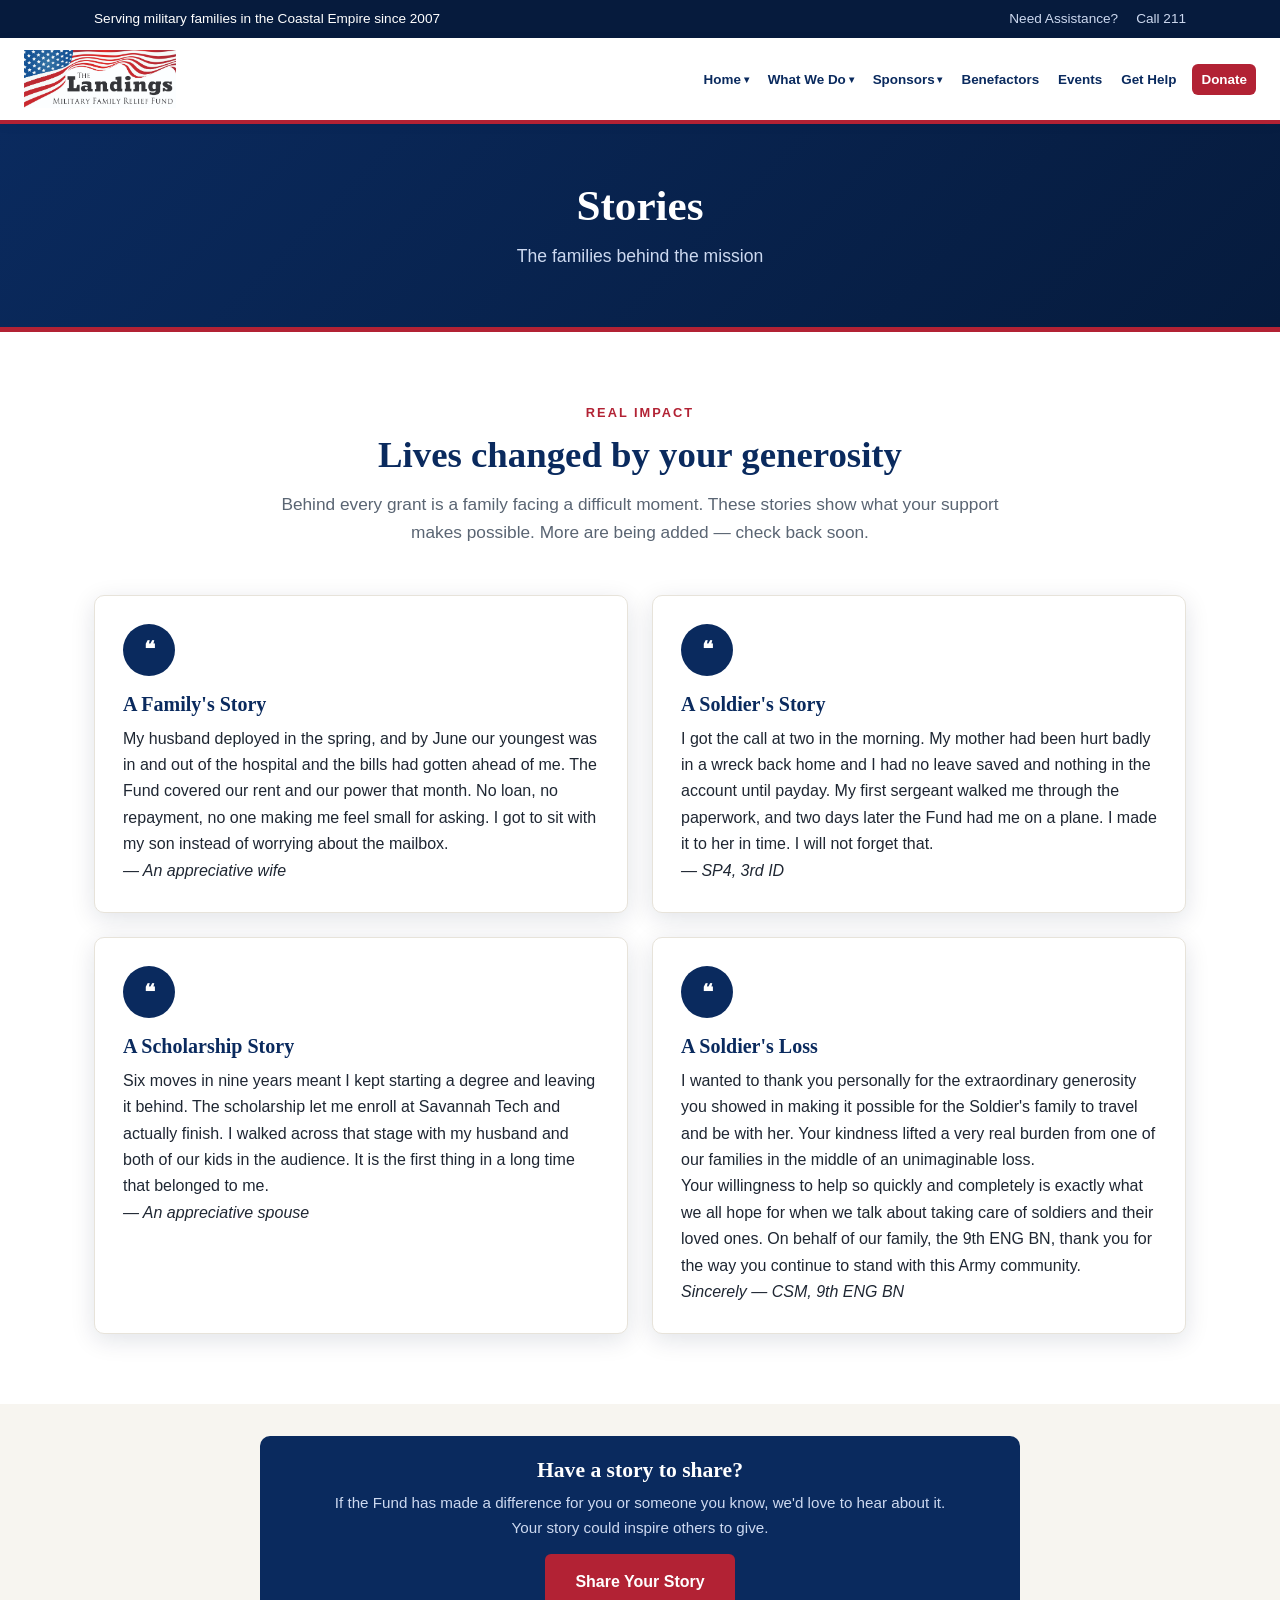
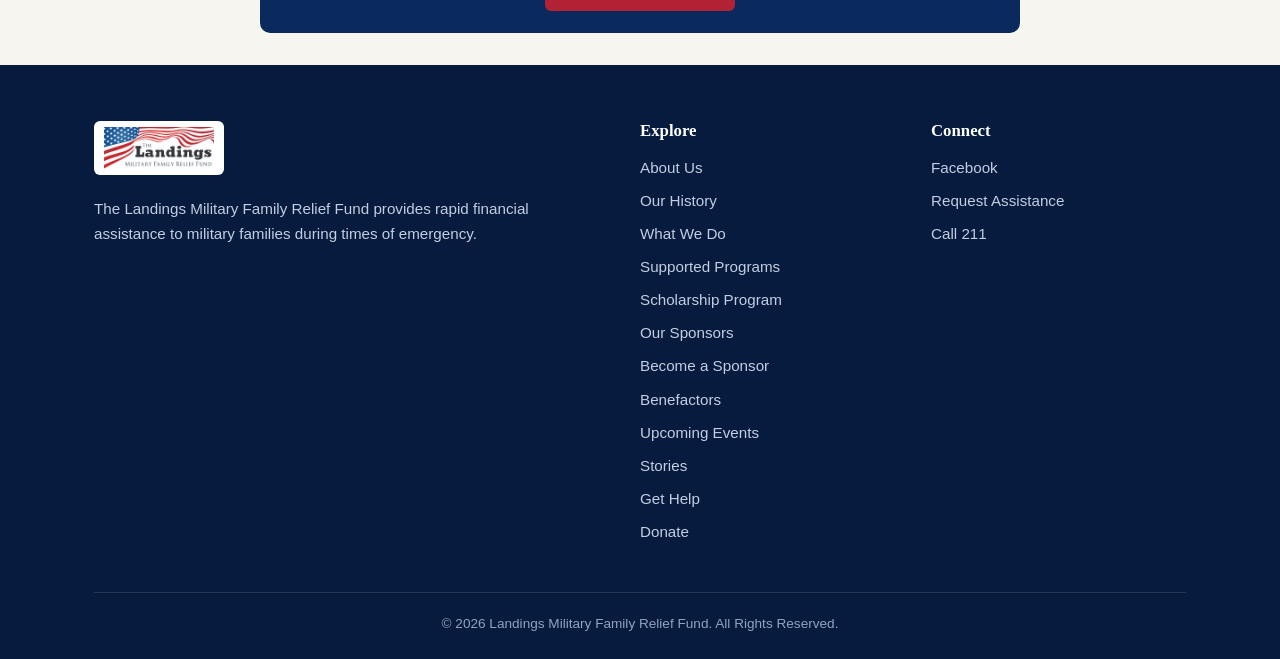
<file: stories.html>
<!DOCTYPE html>
<html lang="en">
<head>
<meta charset="UTF-8">
<meta name="viewport" content="width=device-width, initial-scale=1">
<title>Stories | How We Help Military Families at Fort Stewart &amp; Savannah</title>
<meta name="description" content="Real stories from soldiers and military families who received emergency help from the Landings Military Family Relief Fund.">
<link rel="stylesheet" href="css/styles.css">
<link rel="canonical" href="https://lmfrf.org/stories.html">
<meta property="og:type" content="website">
<meta property="og:site_name" content="Landings Military Family Relief Fund">
<meta property="og:title" content="Stories | How We Help Military Families at Fort Stewart &amp; Savannah">
<meta property="og:description" content="Real stories from soldiers and military families who received emergency help from the Landings Military Family Relief Fund.">
<meta property="og:url" content="https://lmfrf.org/stories.html">
<meta property="og:image" content="https://lmfrf.org/og-image.jpg">
<meta property="og:image:width" content="1200">
<meta property="og:image:height" content="630">
<meta property="og:image:alt" content="Landings Military Family Relief Fund logo">
<meta name="twitter:card" content="summary_large_image">
</head>
<body>

<div class="topbar">
  <div class="container">
    <span>Serving military families in the Coastal Empire since 2007</span>
    <div class="topbar-links">
      <a href="apply.html">Need Assistance?</a>
      <a href="tel:211">Call 211</a>
    </div>
  </div>
</div>

<header class="site-header">
  <div class="container">
    <a class="brand" href="index.html"><img src="assets/LMFRF_logo.jpg" alt="Landings Military Family Relief Fund logo"></a>
    <button class="nav-toggle" aria-label="Toggle menu" onclick="document.getElementById('nav').classList.toggle('open')">&#9776;</button>
    <nav class="main-nav" id="nav">
      <ul>
        <li class="has-dropdown">
          <a href="index.html">Home</a>
          <ul class="dropdown">
            <li><a href="about.html">About Us</a></li>
            <li><a href="history.html">History</a></li>
            <li><a href="what-we-do.html">What We Do</a></li>
            <li><a href="scholarships.html">Scholarships</a></li>
            <li><a href="sponsors.html">Sponsors</a></li>
            <li><a href="benefactors.html">Benefactors</a></li>
            <li><a href="events.html">Events</a></li>
            <li><a href="stories.html">Stories</a></li>
            <li><a href="apply.html">Get Help</a></li>
          </ul>
        </li>
        <li class="has-dropdown">
          <a href="what-we-do.html">What We Do</a>
          <ul class="dropdown">
            <li><a href="supported-programs.html">Programs</a></li>
            <li><a href="scholarships.html">Scholarships</a></li>
            <li><a href="stories.html">Stories</a></li>
          </ul>
        </li>
        <li class="has-dropdown">
          <a href="sponsors.html">Sponsors</a>
          <ul class="dropdown">
            <li><a href="sponsors.html">Current Sponsors</a></li>
            <li><a href="become-a-sponsor.html">Become a Sponsor</a></li>
          </ul>
        </li>
        <li><a href="benefactors.html">Benefactors</a></li>
        <li><a href="events.html">Events</a></li>
        <li><a href="apply.html">Get Help</a></li>
        <li><a href="donate.html" class="btn-donate">Donate</a></li>
      </ul>
    </nav>
  </div>
</header>

<section class="page-banner">
  <div class="container">
    <h1>Stories</h1>
    <p>The families behind the mission</p>
  </div>
</section>

<section class="block">
  <div class="container">
    <div class="section-head">
      <span class="eyebrow">Real Impact</span>
      <h2>Lives changed by your generosity</h2>
      <p>Behind every grant is a family facing a difficult moment. These stories show what your support makes possible. More are being added &mdash; check back soon.</p>
    </div>

    <div class="grid grid-2">
      <div class="card">
        <div class="icon">&#10077;</div>
        <h3>A Family's Story</h3>
        <p>My husband deployed in the spring, and by June our youngest was in and out of the hospital and the bills had gotten ahead of me. The Fund covered our rent and our power that month. No loan, no repayment, no one making me feel small for asking. I got to sit with my son instead of worrying about the mailbox.</p>
        <p><em>&mdash; An appreciative wife</em></p>
      </div>
      <div class="card">
        <div class="icon">&#10077;</div>
        <h3>A Soldier's Story</h3>
        <p>I got the call at two in the morning. My mother had been hurt badly in a wreck back home and I had no leave saved and nothing in the account until payday. My first sergeant walked me through the paperwork, and two days later the Fund had me on a plane. I made it to her in time. I will not forget that.</p>
        <p><em>&mdash; SP4, 3rd ID</em></p>
      </div>
      <div class="card">
        <div class="icon">&#10077;</div>
        <h3>A Scholarship Story</h3>
        <p>Six moves in nine years meant I kept starting a degree and leaving it behind. The scholarship let me enroll at Savannah Tech and actually finish. I walked across that stage with my husband and both of our kids in the audience. It is the first thing in a long time that belonged to me.</p>
        <p><em>&mdash; An appreciative spouse</em></p>
      </div>
      <div class="card">
        <div class="icon">&#10077;</div>
        <h3>A Soldier's Loss</h3>
        <p>I wanted to thank you personally for the extraordinary generosity you showed in making it possible for the Soldier's family to travel and be with her. Your kindness lifted a very real burden from one of our families in the middle of an unimaginable loss.</p>
        <p>Your willingness to help so quickly and completely is exactly what we all hope for when we talk about taking care of soldiers and their loved ones. On behalf of our family, the 9th ENG BN, thank you for the way you continue to stand with this Army community.</p>
        <p><em>Sincerely &mdash; CSM, 9th ENG BN</em></p>
      </div>
    </div>
  </div>
</section>

<section class="block alt" style="padding:32px 0;">
  <div class="container">
    <div class="callout" style="padding:22px 32px; max-width:760px; margin:0 auto;">
      <h2 style="font-size:1.35rem;">Have a story to share?</h2>
      <p style="margin:6px auto 14px; font-size:.95rem;">If the Fund has made a difference for you or someone you know, we'd love to hear about it. Your story could inspire others to give.</p>
      <a href="https://www.facebook.com/lmfrf/" target="_blank" rel="noopener" class="btn btn-primary">Share Your Story</a>
    </div>
  </div>
</section>

<footer class="site-footer">
  <div class="container">
    <div class="footer-grid">
      <div class="footer-brand">
        <img src="assets/LMFRF_logo.jpg" alt="LMFRF logo">
        <p>The Landings Military Family Relief Fund provides rapid financial assistance to military families during times of emergency.</p>
      </div>
      <div>
        <h4>Explore</h4>
        <ul>
          <li><a href="about.html">About Us</a></li>
          <li><a href="history.html">Our History</a></li>
          <li><a href="what-we-do.html">What We Do</a></li>
          <li><a href="supported-programs.html">Supported Programs</a></li>
          <li><a href="scholarships.html">Scholarship Program</a></li>
          <li><a href="sponsors.html">Our Sponsors</a></li>
          <li><a href="become-a-sponsor.html">Become a Sponsor</a></li>
          <li><a href="benefactors.html">Benefactors</a></li>
          <li><a href="events.html">Upcoming Events</a></li>
          <li><a href="stories.html">Stories</a></li>
          <li><a href="apply.html">Get Help</a></li>
          <li><a href="donate.html">Donate</a></li>
        </ul>
      </div>
      <div>
        <h4>Connect</h4>
        <ul>
          <li><a href="https://www.facebook.com/lmfrf/" target="_blank" rel="noopener">Facebook</a></li>
          <li><a href="apply.html">Request Assistance</a></li>
          <li><a href="tel:211">Call 211</a></li>
        </ul>
      </div>
    </div>
    <div class="footer-bottom"><p>&copy; 2026 Landings Military Family Relief Fund. All Rights Reserved.</p></div>
  </div>
</footer>

</body>
</html>
</file>
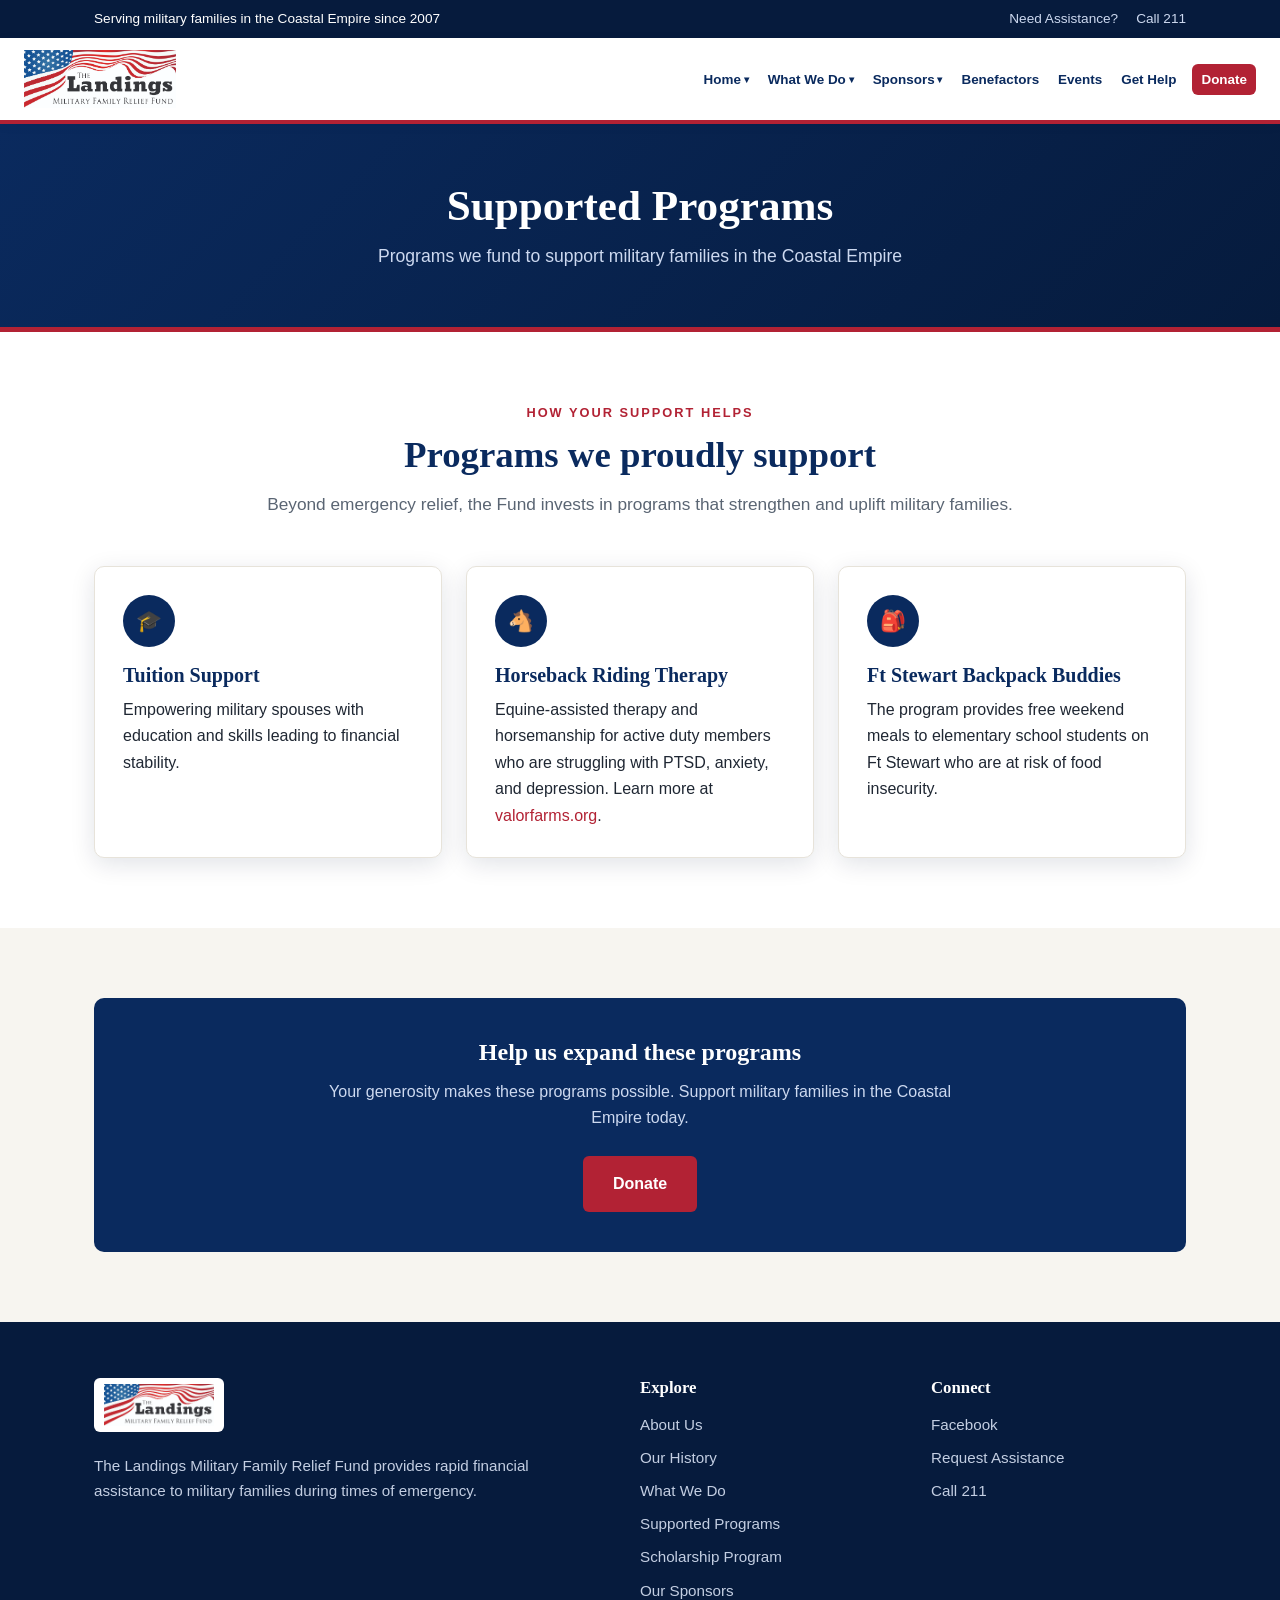
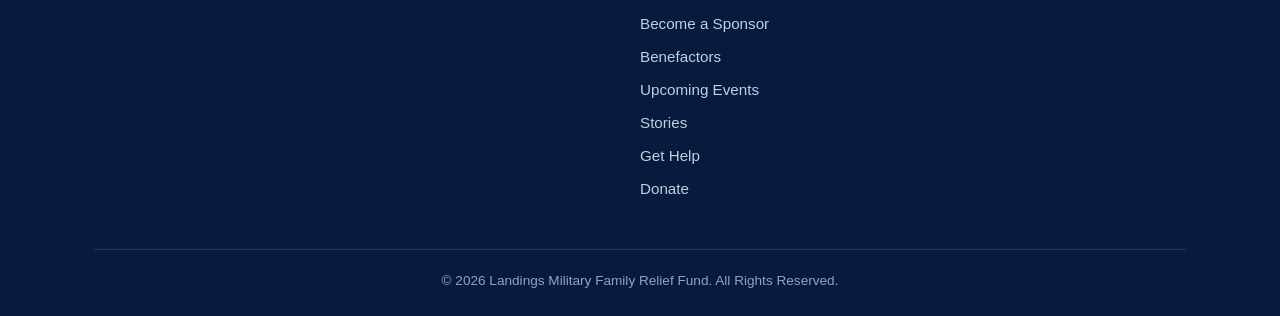
<file: supported-programs.html>
<!DOCTYPE html>
<html lang="en">
<head>
<meta charset="UTF-8">
<meta name="viewport" content="width=device-width, initial-scale=1">
<title>Programs for Military Families | Fort Stewart &amp; Savannah | LMFRF</title>
<meta name="description" content="Military spouse tuition support, equine therapy for active duty members, and Fort Stewart Backpack Buddies, funded by the Landings Military Family Relief Fund.">
<link rel="stylesheet" href="css/styles.css">
<link rel="canonical" href="https://lmfrf.org/supported-programs.html">
<meta property="og:type" content="website">
<meta property="og:site_name" content="Landings Military Family Relief Fund">
<meta property="og:title" content="Programs for Military Families | Fort Stewart &amp; Savannah | LMFRF">
<meta property="og:description" content="Military spouse tuition support, equine therapy for active duty members, and Fort Stewart Backpack Buddies, funded by the Landings Military Family Relief Fund.">
<meta property="og:url" content="https://lmfrf.org/supported-programs.html">
<meta property="og:image" content="https://lmfrf.org/og-image.jpg">
<meta property="og:image:width" content="1200">
<meta property="og:image:height" content="630">
<meta property="og:image:alt" content="Landings Military Family Relief Fund logo">
<meta name="twitter:card" content="summary_large_image">
</head>
<body>

<div class="topbar">
  <div class="container">
    <span>Serving military families in the Coastal Empire since 2007</span>
    <div class="topbar-links">
      <a href="apply.html">Need Assistance?</a>
      <a href="tel:211">Call 211</a>
    </div>
  </div>
</div>

<header class="site-header">
  <div class="container">
    <a class="brand" href="index.html"><img src="assets/LMFRF_logo.jpg" alt="Landings Military Family Relief Fund logo"></a>
    <button class="nav-toggle" aria-label="Toggle menu" onclick="document.getElementById('nav').classList.toggle('open')">&#9776;</button>
    <nav class="main-nav" id="nav">
      <ul>
        <li class="has-dropdown">
          <a href="index.html">Home</a>
          <ul class="dropdown">
            <li><a href="about.html">About Us</a></li>
            <li><a href="history.html">History</a></li>
            <li><a href="what-we-do.html">What We Do</a></li>
            <li><a href="scholarships.html">Scholarships</a></li>
            <li><a href="sponsors.html">Sponsors</a></li>
            <li><a href="benefactors.html">Benefactors</a></li>
            <li><a href="events.html">Events</a></li>
            <li><a href="stories.html">Stories</a></li>
            <li><a href="apply.html">Get Help</a></li>
          </ul>
        </li>
        <li class="has-dropdown">
          <a href="what-we-do.html">What We Do</a>
          <ul class="dropdown">
            <li><a href="supported-programs.html">Programs</a></li>
            <li><a href="scholarships.html">Scholarships</a></li>
            <li><a href="stories.html">Stories</a></li>
          </ul>
        </li>
        <li class="has-dropdown">
          <a href="sponsors.html">Sponsors</a>
          <ul class="dropdown">
            <li><a href="sponsors.html">Current Sponsors</a></li>
            <li><a href="become-a-sponsor.html">Become a Sponsor</a></li>
          </ul>
        </li>
        <li><a href="benefactors.html">Benefactors</a></li>
        <li><a href="events.html">Events</a></li>
        <li><a href="apply.html">Get Help</a></li>
        <li><a href="donate.html" class="btn-donate">Donate</a></li>
      </ul>
    </nav>
  </div>
</header>

<section class="page-banner">
  <div class="container">
    <h1>Supported Programs</h1>
    <p>Programs we fund to support military families in the Coastal Empire</p>
  </div>
</section>

<section class="block">
  <div class="container">
    <div class="section-head">
      <span class="eyebrow">How Your Support Helps</span>
      <h2>Programs we proudly support</h2>
      <p>Beyond emergency relief, the Fund invests in programs that strengthen and uplift military families.</p>
    </div>

    <div class="grid grid-3">
      <div class="card">
        <div class="icon">&#127891;</div>
        <h3>Tuition Support</h3>
        <p>Empowering military spouses with education and skills leading to financial stability.</p>
      </div>
      <div class="card">
        <div class="icon">&#128052;</div>
        <h3>Horseback Riding Therapy</h3>
        <p>Equine-assisted therapy and horsemanship for active duty members who are struggling with PTSD, anxiety, and depression. Learn more at <a href="https://valorfarms.org" target="_blank" rel="noopener">valorfarms.org</a>.</p>
      </div>
      <div class="card">
        <div class="icon">&#127890;</div>
        <h3>Ft Stewart Backpack Buddies</h3>
        <p>The program provides free weekend meals to elementary school students on Ft Stewart who are at risk of food insecurity.</p>
      </div>
    </div>
  </div>
</section>

<section class="block alt">
  <div class="container">
    <div class="callout">
      <h2>Help us expand these programs</h2>
      <p>Your generosity makes these programs possible. Support military families in the Coastal Empire today.</p>
      <a href="donate.html" class="btn btn-primary">Donate</a>
    </div>
  </div>
</section>

<footer class="site-footer">
  <div class="container">
    <div class="footer-grid">
      <div class="footer-brand">
        <img src="assets/LMFRF_logo.jpg" alt="LMFRF logo">
        <p>The Landings Military Family Relief Fund provides rapid financial assistance to military families during times of emergency.</p>
      </div>
      <div>
        <h4>Explore</h4>
        <ul>
          <li><a href="about.html">About Us</a></li>
          <li><a href="history.html">Our History</a></li>
          <li><a href="what-we-do.html">What We Do</a></li>
          <li><a href="supported-programs.html">Supported Programs</a></li>
          <li><a href="scholarships.html">Scholarship Program</a></li>
          <li><a href="sponsors.html">Our Sponsors</a></li>
          <li><a href="become-a-sponsor.html">Become a Sponsor</a></li>
          <li><a href="benefactors.html">Benefactors</a></li>
          <li><a href="events.html">Upcoming Events</a></li>
          <li><a href="stories.html">Stories</a></li>
          <li><a href="apply.html">Get Help</a></li>
          <li><a href="donate.html">Donate</a></li>
        </ul>
      </div>
      <div>
        <h4>Connect</h4>
        <ul>
          <li><a href="https://www.facebook.com/lmfrf/" target="_blank" rel="noopener">Facebook</a></li>
          <li><a href="apply.html">Request Assistance</a></li>
          <li><a href="tel:211">Call 211</a></li>
        </ul>
      </div>
    </div>
    <div class="footer-bottom"><p>&copy; 2026 Landings Military Family Relief Fund. All Rights Reserved.</p></div>
  </div>
</footer>

</body>
</html>
</file>
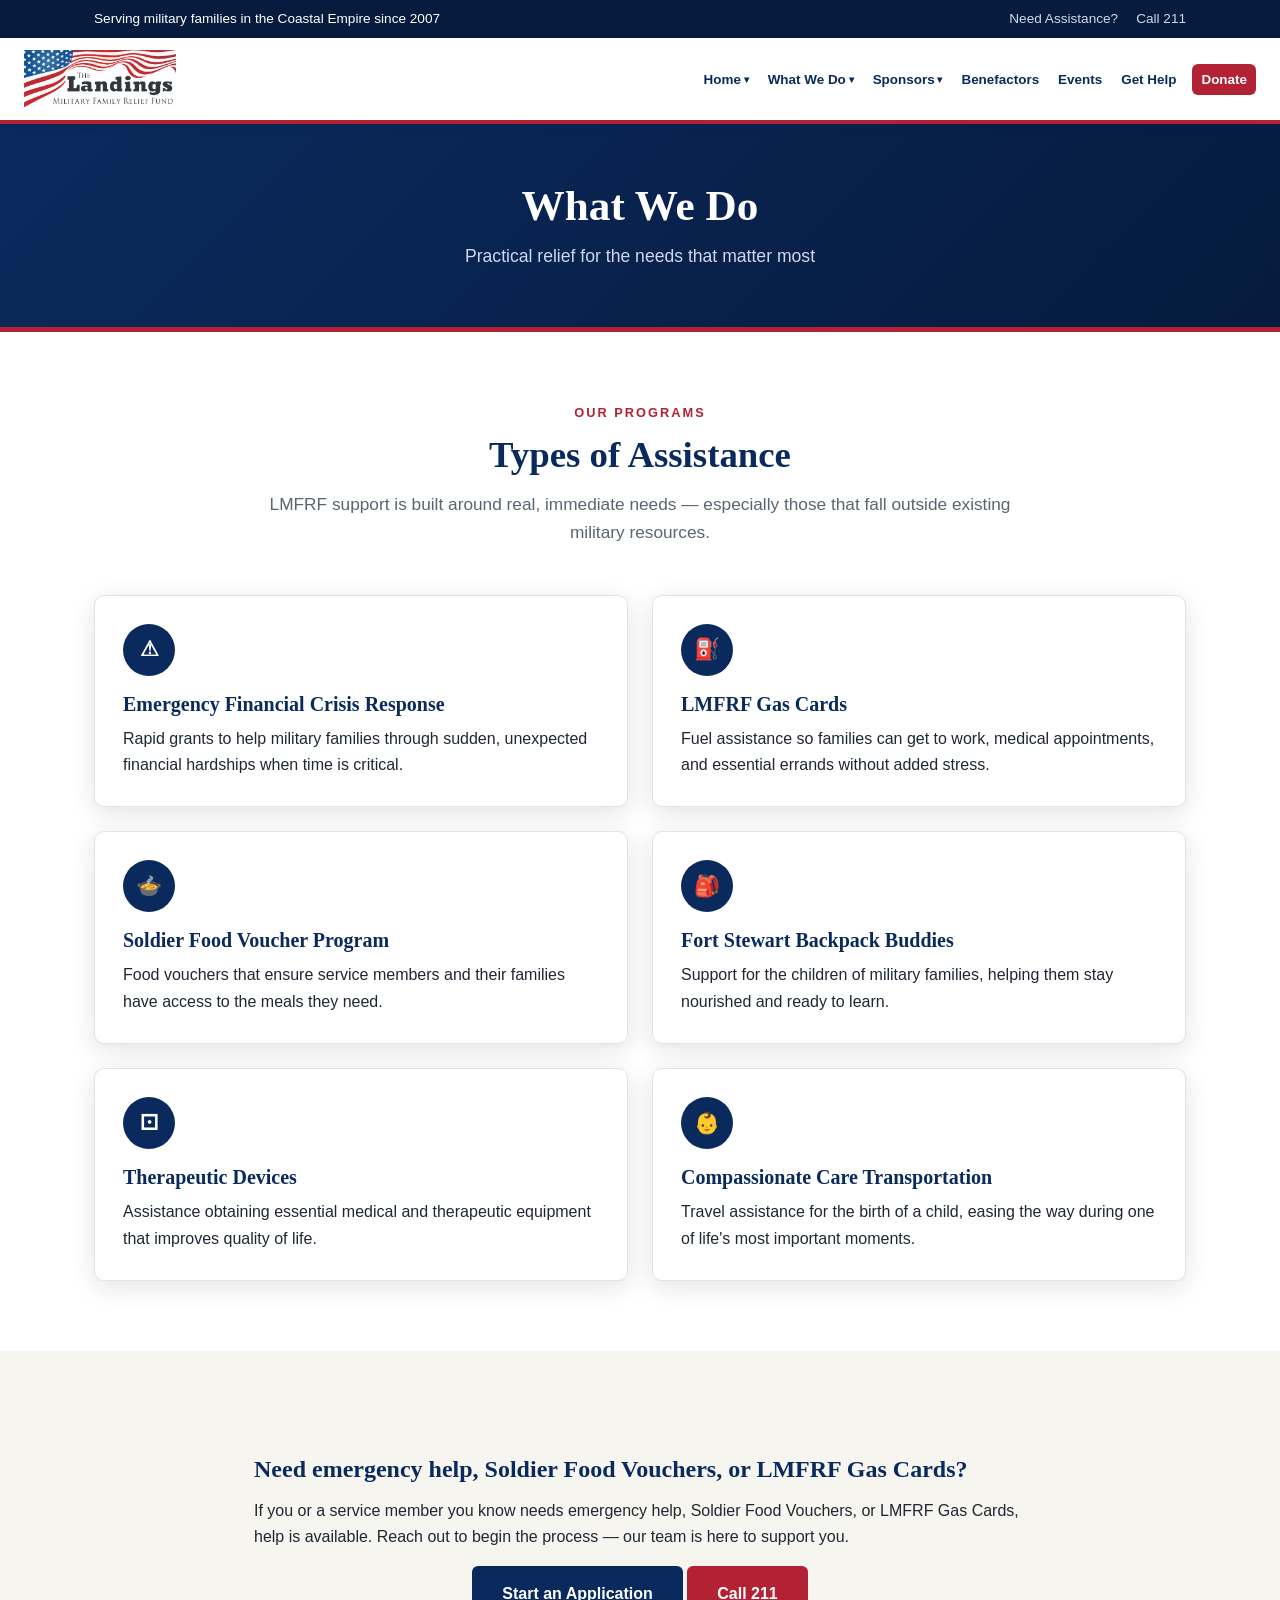
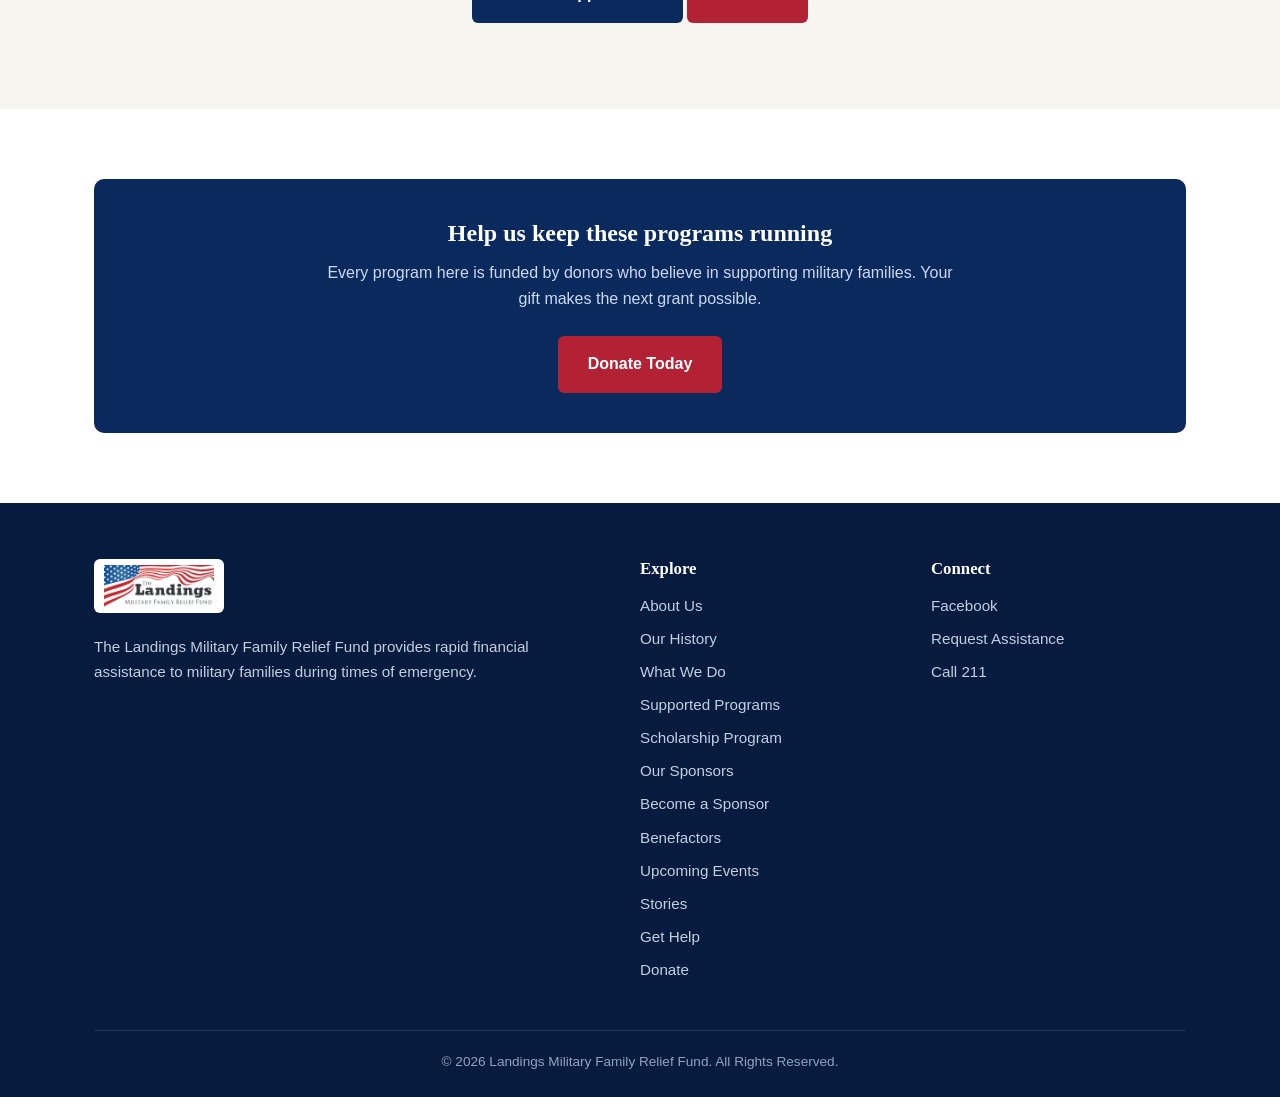
<file: what-we-do.html>
<!DOCTYPE html>
<html lang="en">
<head>
<meta charset="UTF-8">
<meta name="viewport" content="width=device-width, initial-scale=1">
<title>Military Family Emergency Assistance, Gas Cards &amp; Food Vouchers | LMFRF</title>
<meta name="description" content="Emergency grants, gas cards, food vouchers and more for military families at Fort Stewart and Hunter Army Airfield. Help is usually approved within 24&ndash;48 hours.">
<link rel="stylesheet" href="css/styles.css">
<link rel="canonical" href="https://lmfrf.org/what-we-do.html">
<meta property="og:type" content="website">
<meta property="og:site_name" content="Landings Military Family Relief Fund">
<meta property="og:title" content="Military Family Emergency Assistance, Gas Cards &amp; Food Vouchers | LMFRF">
<meta property="og:description" content="Emergency grants, gas cards, food vouchers and more for military families at Fort Stewart and Hunter Army Airfield. Help is usually approved within 24&ndash;48 hours.">
<meta property="og:url" content="https://lmfrf.org/what-we-do.html">
<meta property="og:image" content="https://lmfrf.org/og-image.jpg">
<meta property="og:image:width" content="1200">
<meta property="og:image:height" content="630">
<meta property="og:image:alt" content="Landings Military Family Relief Fund logo">
<meta name="twitter:card" content="summary_large_image">
</head>
<body>

<div class="topbar">
  <div class="container">
    <span>Serving military families in the Coastal Empire since 2007</span>
    <div class="topbar-links">
      <a href="apply.html">Need Assistance?</a>
      <a href="tel:211">Call 211</a>
    </div>
  </div>
</div>

<header class="site-header">
  <div class="container">
    <a class="brand" href="index.html"><img src="assets/LMFRF_logo.jpg" alt="Landings Military Family Relief Fund logo"></a>
    <button class="nav-toggle" aria-label="Toggle menu" onclick="document.getElementById('nav').classList.toggle('open')">&#9776;</button>
    <nav class="main-nav" id="nav">
      <ul>
        <li class="has-dropdown">
          <a href="index.html">Home</a>
          <ul class="dropdown">
            <li><a href="about.html">About Us</a></li>
            <li><a href="history.html">History</a></li>
            <li><a href="what-we-do.html">What We Do</a></li>
            <li><a href="scholarships.html">Scholarships</a></li>
            <li><a href="sponsors.html">Sponsors</a></li>
            <li><a href="benefactors.html">Benefactors</a></li>
            <li><a href="events.html">Events</a></li>
            <li><a href="stories.html">Stories</a></li>
            <li><a href="apply.html">Get Help</a></li>
          </ul>
        </li>
        <li class="has-dropdown">
          <a href="what-we-do.html">What We Do</a>
          <ul class="dropdown">
            <li><a href="supported-programs.html">Programs</a></li>
            <li><a href="scholarships.html">Scholarships</a></li>
            <li><a href="stories.html">Stories</a></li>
          </ul>
        </li>
        <li class="has-dropdown">
          <a href="sponsors.html">Sponsors</a>
          <ul class="dropdown">
            <li><a href="sponsors.html">Current Sponsors</a></li>
            <li><a href="become-a-sponsor.html">Become a Sponsor</a></li>
          </ul>
        </li>
        <li><a href="benefactors.html">Benefactors</a></li>
        <li><a href="events.html">Events</a></li>
        <li><a href="apply.html">Get Help</a></li>
        <li><a href="donate.html" class="btn-donate">Donate</a></li>
      </ul>
    </nav>
  </div>
</header>

<section class="page-banner">
  <div class="container">
    <h1>What We Do</h1>
    <p>Practical relief for the needs that matter most</p>
  </div>
</section>

<section class="block">
  <div class="container">
    <div class="section-head">
      <span class="eyebrow">Our Programs</span>
      <h2>Types of Assistance</h2>
      <p>LMFRF support is built around real, immediate needs &mdash; especially those that fall outside existing military resources.</p>
    </div>
    <div class="grid grid-2">
      <div class="card">
        <div class="icon">&#9888;</div>
        <h3>Emergency Financial Crisis Response</h3>
        <p>Rapid grants to help military families through sudden, unexpected financial hardships when time is critical.</p>
      </div>
      <div class="card">
        <div class="icon">&#9981;</div>
        <h3>LMFRF Gas Cards</h3>
        <p>Fuel assistance so families can get to work, medical appointments, and essential errands without added stress.</p>
      </div>
      <div class="card">
        <div class="icon">&#127858;</div>
        <h3>Soldier Food Voucher Program</h3>
        <p>Food vouchers that ensure service members and their families have access to the meals they need.</p>
      </div>
      <div class="card">
        <div class="icon">&#127890;</div>
        <h3>Fort Stewart Backpack Buddies</h3>
        <p>Support for the children of military families, helping them stay nourished and ready to learn.</p>
      </div>
      <div class="card">
        <div class="icon">&#9856;</div>
        <h3>Therapeutic Devices</h3>
        <p>Assistance obtaining essential medical and therapeutic equipment that improves quality of life.</p>
      </div>
      <div class="card">
        <div class="icon">&#128118;</div>
        <h3>Compassionate Care Transportation</h3>
        <p>Travel assistance for the birth of a child, easing the way during one of life's most important moments.</p>
      </div>
    </div>
  </div>
</section>

<section class="block alt">
  <div class="container prose">
    <h2>Need emergency help, Soldier Food Vouchers, or LMFRF Gas Cards?</h2>
    <p>If you or a service member you know needs emergency help, Soldier Food Vouchers, or LMFRF Gas Cards, help is available. Reach out to begin the process &mdash; our team is here to support you.</p>
    <p style="text-align:center; margin-top:8px;">
      <a href="apply.html" class="btn btn-secondary">Start an Application</a>
      <a href="tel:211" class="btn btn-primary">Call 211</a>
    </p>
  </div>
</section>

<section class="block">
  <div class="container">
    <div class="callout">
      <h2>Help us keep these programs running</h2>
      <p>Every program here is funded by donors who believe in supporting military families. Your gift makes the next grant possible.</p>
      <a href="donate.html" class="btn btn-primary">Donate Today</a>
    </div>
  </div>
</section>

<footer class="site-footer">
  <div class="container">
    <div class="footer-grid">
      <div class="footer-brand">
        <img src="assets/LMFRF_logo.jpg" alt="LMFRF logo">
        <p>The Landings Military Family Relief Fund provides rapid financial assistance to military families during times of emergency.</p>
      </div>
      <div>
        <h4>Explore</h4>
        <ul>
          <li><a href="about.html">About Us</a></li>
          <li><a href="history.html">Our History</a></li>
          <li><a href="what-we-do.html">What We Do</a></li>
          <li><a href="supported-programs.html">Supported Programs</a></li>
          <li><a href="scholarships.html">Scholarship Program</a></li>
          <li><a href="sponsors.html">Our Sponsors</a></li>
          <li><a href="become-a-sponsor.html">Become a Sponsor</a></li>
          <li><a href="benefactors.html">Benefactors</a></li>
          <li><a href="events.html">Upcoming Events</a></li>
          <li><a href="stories.html">Stories</a></li>
          <li><a href="apply.html">Get Help</a></li>
          <li><a href="donate.html">Donate</a></li>
        </ul>
      </div>
      <div>
        <h4>Connect</h4>
        <ul>
          <li><a href="https://www.facebook.com/lmfrf/" target="_blank" rel="noopener">Facebook</a></li>
          <li><a href="apply.html">Request Assistance</a></li>
          <li><a href="tel:211">Call 211</a></li>
        </ul>
      </div>
    </div>
    <div class="footer-bottom"><p>&copy; 2026 Landings Military Family Relief Fund. All Rights Reserved.</p></div>
  </div>
</footer>

</body>
</html>
</file>
<file: css/styles.css>
/* ===== Landings Military Family Relief Fund ===== */
:root {
  --navy: #0a2a5e;
  --navy-dark: #061b3d;
  --red: #b22234;
  --red-dark: #8e1a28;
  --cream: #f7f5f0;
  --ink: #1f2733;
  --gray: #5a6573;
  --gold: #c9a227;
  --white: #ffffff;
  --shadow: 0 6px 24px rgba(6, 27, 61, 0.12);
  --radius: 10px;
  --max: 1140px;
}

* { box-sizing: border-box; margin: 0; padding: 0; }

html { scroll-behavior: smooth; }

body {
  font-family: "Segoe UI", Tahoma, Geneva, Verdana, sans-serif;
  color: var(--ink);
  line-height: 1.65;
  background: var(--white);
}

h1, h2, h3, h4 {
  font-family: Georgia, "Times New Roman", serif;
  color: var(--navy);
  line-height: 1.2;
  font-weight: 700;
}

a { color: var(--red); text-decoration: none; }
a:hover { text-decoration: underline; }

.container { max-width: var(--max); margin: 0 auto; padding: 0 24px; }

/* ===== Top bar ===== */
.topbar {
  background: var(--navy-dark);
  color: var(--white);
  font-size: 0.85rem;
}
.topbar .container {
  display: flex;
  justify-content: space-between;
  align-items: center;
  flex-wrap: wrap;
  gap: 8px;
  padding-top: 8px;
  padding-bottom: 8px;
}
.topbar a { color: #cdd9f0; }
.topbar .topbar-links { display: flex; gap: 18px; flex-wrap: wrap; }

/* ===== Header / Nav ===== */
.site-header {
  background: var(--white);
  border-bottom: 4px solid var(--red);
  position: sticky;
  top: 0;
  z-index: 50;
  box-shadow: 0 2px 10px rgba(6,27,61,0.06);
}
.site-header .container {
  display: flex;
  align-items: center;
  justify-content: space-between;
  gap: 16px;
  padding-top: 12px;
  padding-bottom: 12px;
  max-width: 1340px;
}
.brand { display: flex; align-items: center; gap: 14px; }
.brand img { height: 58px; width: auto; display: block; }

.nav-toggle {
  display: none;
  background: var(--navy);
  color: #fff;
  border: 0;
  font-size: 1.4rem;
  padding: 6px 12px;
  border-radius: 6px;
  cursor: pointer;
}

.main-nav ul {
  display: flex;
  gap: 1px;
  list-style: none;
  align-items: center;
}
.main-nav a {
  color: var(--navy);
  font-weight: 600;
  padding: 8px 9px;
  border-radius: 6px;
  font-size: 0.84rem;
  white-space: nowrap;
}
.main-nav a:hover { background: var(--cream); text-decoration: none; }
.main-nav a.active { color: var(--red); }
.main-nav .btn-donate {
  background: var(--red);
  color: #fff;
  margin-left: 6px;
}
.main-nav .btn-donate:hover { background: var(--red-dark); }

/* ===== Dropdown menus ===== */
.main-nav li.has-dropdown { position: relative; }
.main-nav .has-dropdown > a::after {
  content: " \25BE";
  font-size: 0.75em;
  position: relative;
  top: -1px;
}
.main-nav .dropdown {
  position: absolute;
  top: 100%;
  left: 0;
  margin: 0;
  list-style: none;
  min-width: 210px;
  background: #fff;
  border: 1px solid #e7e3da;
  border-top: 3px solid var(--red);
  border-radius: 0 0 8px 8px;
  box-shadow: var(--shadow);
  padding: 6px;
  display: none;
  z-index: 60;
}
.main-nav li.has-dropdown:hover > .dropdown,
.main-nav li.has-dropdown:focus-within > .dropdown { display: block; }
.main-nav .dropdown li { display: block; }
.main-nav .dropdown a {
  display: block;
  padding: 9px 14px;
  font-size: 0.9rem;
  white-space: nowrap;
  color: var(--navy);
  border-radius: 5px;
}
.main-nav .dropdown a:hover { background: var(--cream); text-decoration: none; }

/* ===== Buttons ===== */
.btn {
  display: inline-block;
  padding: 13px 28px;
  border-radius: 6px;
  font-weight: 700;
  font-size: 1rem;
  cursor: pointer;
  border: 2px solid transparent;
  transition: transform .08s ease, background .2s ease;
}
.btn:hover { text-decoration: none; transform: translateY(-1px); }
.btn-primary { background: var(--red); color: #fff; }
.btn-primary:hover { background: var(--red-dark); }
.btn-secondary { background: var(--navy); color: #fff; }
.btn-secondary:hover { background: var(--navy-dark); }
.btn-outline { background: transparent; color: var(--white); border-color: var(--white); }
.btn-outline:hover { background: var(--white); color: var(--navy); }

/* ===== Hero ===== */
.hero {
  position: relative;
  background:
    linear-gradient(rgba(6,27,61,0.78), rgba(10,42,94,0.82)),
    url("https://uwce.org/wp-content/uploads/2021/06/pexels-brett-sayles-1340504-scaled.jpg") center/cover no-repeat;
  color: #fff;
  text-align: center;
}
.hero .container { padding-top: 90px; padding-bottom: 90px; }
.hero h1 { color: #fff; font-size: clamp(2rem, 5vw, 3.3rem); margin-bottom: 18px; }
.hero p { font-size: 1.2rem; max-width: 760px; margin: 0 auto 30px; color: #eef2fa; }
.hero .btn-row { display: flex; gap: 14px; justify-content: center; flex-wrap: wrap; }

/* ===== Page banner (interior) ===== */
.page-banner {
  background: linear-gradient(135deg, var(--navy) 0%, var(--navy-dark) 100%);
  color: #fff;
  text-align: center;
  border-bottom: 5px solid var(--red);
}
.page-banner .container { padding: 56px 24px; }
.page-banner h1 { color: #fff; font-size: clamp(1.8rem, 4vw, 2.7rem); }
.page-banner p { color: #cdd9f0; margin-top: 10px; font-size: 1.1rem; }

/* ===== Sections ===== */
section.block { padding: 70px 0; }
section.block.alt { background: var(--cream); }
.section-head { text-align: center; max-width: 760px; margin: 0 auto 48px; }
.section-head h2 { font-size: clamp(1.6rem, 3.5vw, 2.3rem); margin-bottom: 12px; }
.section-head p { color: var(--gray); font-size: 1.08rem; }
.eyebrow {
  text-transform: uppercase;
  letter-spacing: 2px;
  font-size: 0.8rem;
  font-weight: 700;
  color: var(--red);
  margin-bottom: 10px;
  display: block;
}

/* ===== Stat band ===== */
.stat-band {
  background: var(--red);
  color: #fff;
  text-align: center;
  padding: 54px 24px;
}
.stat-band .num {
  font-family: Georgia, serif;
  font-size: clamp(3rem, 9vw, 5.5rem);
  font-weight: 700;
  line-height: 1;
  color: #fff;
}
.stat-band .label { font-size: 1.25rem; margin-top: 8px; letter-spacing: 1px; }
.stat-band small { display:block; margin-top: 4px; opacity: .85; }

/* ===== Cards ===== */
.grid { display: grid; gap: 24px; }
.grid-3 { grid-template-columns: repeat(3, 1fr); }
.grid-2 { grid-template-columns: repeat(2, 1fr); }
.card {
  background: #fff;
  border: 1px solid #e7e3da;
  border-radius: var(--radius);
  padding: 28px;
  box-shadow: var(--shadow);
}
.card.center { text-align: center; }
.card h3 { font-size: 1.25rem; margin-bottom: 10px; }
.card .icon {
  width: 52px; height: 52px;
  display: flex; align-items: center; justify-content: center;
  background: var(--navy); color: #fff;
  border-radius: 50%;
  font-size: 1.3rem; font-weight: 700;
  margin-bottom: 16px;
}
.card.center .icon { margin: 0 auto 16px; }

/* assistance list */
.assist-list { list-style: none; display: grid; gap: 14px; }
.assist-list li {
  background: #fff;
  border-left: 5px solid var(--red);
  padding: 18px 22px;
  border-radius: 6px;
  box-shadow: var(--shadow);
  font-weight: 600;
  color: var(--navy);
}
.assist-list li span { display: block; font-weight: 400; color: var(--gray); font-size: .95rem; margin-top: 4px; }

/* steps */
.steps { counter-reset: step; display: grid; gap: 20px; }
.steps li {
  list-style: none;
  position: relative;
  background: #fff;
  border: 1px solid #e7e3da;
  border-radius: var(--radius);
  padding: 24px 24px 24px 78px;
  box-shadow: var(--shadow);
}
.steps li::before {
  counter-increment: step;
  content: counter(step);
  position: absolute;
  left: 22px; top: 22px;
  width: 40px; height: 40px;
  background: var(--red); color: #fff;
  border-radius: 50%;
  display: flex; align-items: center; justify-content: center;
  font-weight: 700; font-family: Georgia, serif;
}
.steps li h3 { margin-bottom: 6px; font-size: 1.15rem; }

/* prose */
.prose { max-width: 820px; margin: 0 auto; }
.prose h2 { margin: 34px 0 14px; }
.prose h3 { margin: 26px 0 10px; }
.prose p { margin-bottom: 16px; }
.prose ul { margin: 0 0 16px 22px; }
.prose li { margin-bottom: 8px; }

/* callout */
.callout {
  background: var(--navy);
  color: #fff;
  border-radius: var(--radius);
  padding: 40px;
  text-align: center;
}
.callout h2 { color: #fff; }
.callout p { color: #cdd9f0; max-width: 640px; margin: 12px auto 24px; }

/* notice */
.notice {
  background: #fff7e6;
  border: 1px solid var(--gold);
  border-left: 5px solid var(--gold);
  padding: 18px 22px;
  border-radius: 6px;
  margin: 24px 0;
  color: #6b5310;
}

/* ===== Sponsor tiers ===== */
.tier { margin-bottom: 54px; }
.tier-head {
  display: flex;
  align-items: center;
  gap: 16px;
  border-bottom: 3px solid var(--tier, var(--navy));
  padding-bottom: 12px;
  margin-bottom: 26px;
  flex-wrap: wrap;
}
.tier-head h2 { color: var(--tier, var(--navy)); margin: 0; }
.tier-amount {
  margin-left: auto;
  background: var(--tier, var(--navy));
  color: #fff;
  font-weight: 700;
  padding: 5px 16px;
  border-radius: 999px;
  font-size: .95rem;
}
.tier--title    { --tier: #8e1a28; }
.tier--principal{ --tier: #0a2a5e; }
.tier--gold     { --tier: #b8901f; }
.tier--silver   { --tier: #6b7682; }
.tier--defenders{ --tier: #2f6b5e; }

.sponsor-grid { display: grid; gap: 20px; }
.tier--title  .sponsor-grid { grid-template-columns: repeat(2, 1fr); }
.tier--principal .sponsor-grid { grid-template-columns: repeat(3, 1fr); }
.tier--gold   .sponsor-grid { grid-template-columns: repeat(4, 1fr); }
.tier--silver .sponsor-grid { grid-template-columns: repeat(4, 1fr); }
.tier--defenders .sponsor-grid { grid-template-columns: repeat(4, 1fr); }

.sponsor-card {
  background: #fff;
  border: 1px solid #e7e3da;
  border-top: 4px solid var(--tier, var(--navy));
  border-radius: var(--radius);
  padding: 26px 20px;
  text-align: center;
  box-shadow: var(--shadow);
  display: flex;
  flex-direction: column;
  align-items: center;
  justify-content: center;
  min-height: 120px;
}
.sponsor-card .sponsor-name { font-weight: 700; color: var(--navy); font-size: 1.05rem; }
.sponsor-card.placeholder {
  border-style: dashed;
  border-color: #c7c2b6;
  background: #faf9f6;
  color: var(--gray);
  font-style: italic;
}

@media (max-width: 860px) {
  .tier--title .sponsor-grid,
  .tier--principal .sponsor-grid,
  .tier--gold .sponsor-grid,
  .tier--silver .sponsor-grid,
  .tier--defenders .sponsor-grid { grid-template-columns: repeat(2, 1fr); }
  .tier-amount { margin-left: 0; }
}

/* ===== Sponsorship level selector ===== */
.sponsor-level {
  display: flex;
  flex-direction: column;
  align-items: center;
  text-align: center;
  background: #fff;
  border: 2px solid #e7e3da;
  border-radius: 10px;
  padding: 26px 24px;
  cursor: pointer;
  box-shadow: var(--shadow);
  transition: border-color .15s ease, transform .08s ease, box-shadow .15s ease;
}
.sponsor-level:hover { transform: translateY(-2px); }
.sponsor-level input { margin-bottom: 12px; transform: scale(1.3); accent-color: var(--red); cursor: pointer; }
.sponsor-level .lvl-name { font-family: Georgia, serif; font-weight: 700; color: var(--navy); font-size: 1.3rem; }
.sponsor-level .lvl-amt { color: var(--red); font-weight: 700; margin-top: 4px; font-size: 1.05rem; }
.sponsor-level:has(input:checked) {
  border-color: var(--red);
  background: #fff7f8;
  box-shadow: 0 8px 22px rgba(178, 34, 52, 0.18);
}

/* ===== Footer ===== */
.site-footer {
  background: var(--navy-dark);
  color: #c3cee2;
  padding: 56px 0 24px;
  font-size: 0.95rem;
}
.site-footer h4 { color: #fff; margin-bottom: 14px; font-size: 1.05rem; }
.footer-grid { display: grid; grid-template-columns: 2fr 1fr 1fr; gap: 36px; }
.site-footer a { color: #c3cee2; }
.site-footer a:hover { color: #fff; }
.site-footer ul { list-style: none; }
.site-footer ul li { margin-bottom: 8px; }
.footer-bottom {
  border-top: 1px solid rgba(255,255,255,0.12);
  margin-top: 40px; padding-top: 20px;
  text-align: center; font-size: 0.85rem; color: #93a2c2;
}
.footer-brand img { height: 54px; margin-bottom: 14px; background:#fff; padding:6px 10px; border-radius:6px; }

/* ===== Responsive ===== */
@media (max-width: 860px) {
  .grid-3, .grid-2 { grid-template-columns: 1fr; }
  .footer-grid { grid-template-columns: 1fr; gap: 28px; }
}

/* Collapse the nav into a menu button before the links get too tight to fit */
@media (max-width: 1180px) {
  .nav-toggle { display: block; }
  .main-nav {
    position: absolute;
    top: 100%; left: 0; right: 0;
    background: #fff;
    border-bottom: 4px solid var(--red);
    box-shadow: var(--shadow);
    display: none;
  }
  .main-nav.open { display: block; }
  .main-nav ul { flex-direction: column; align-items: stretch; padding: 12px; gap: 2px; }
  .main-nav a { padding: 12px 14px; font-size: 1rem; }
  .main-nav .btn-donate { margin: 6px 0 0; text-align: center; }
  /* Dropdowns become indented inline lists on mobile */
  .main-nav .dropdown {
    position: static;
    display: block;
    min-width: 0;
    border: none;
    border-top: none;
    box-shadow: none;
    background: transparent;
    padding: 0 0 4px 16px;
  }
  .main-nav .dropdown a { font-size: 0.95rem; padding: 10px 14px; color: var(--gray); }
  .main-nav .has-dropdown > a::after { content: ""; }
}
</file>
